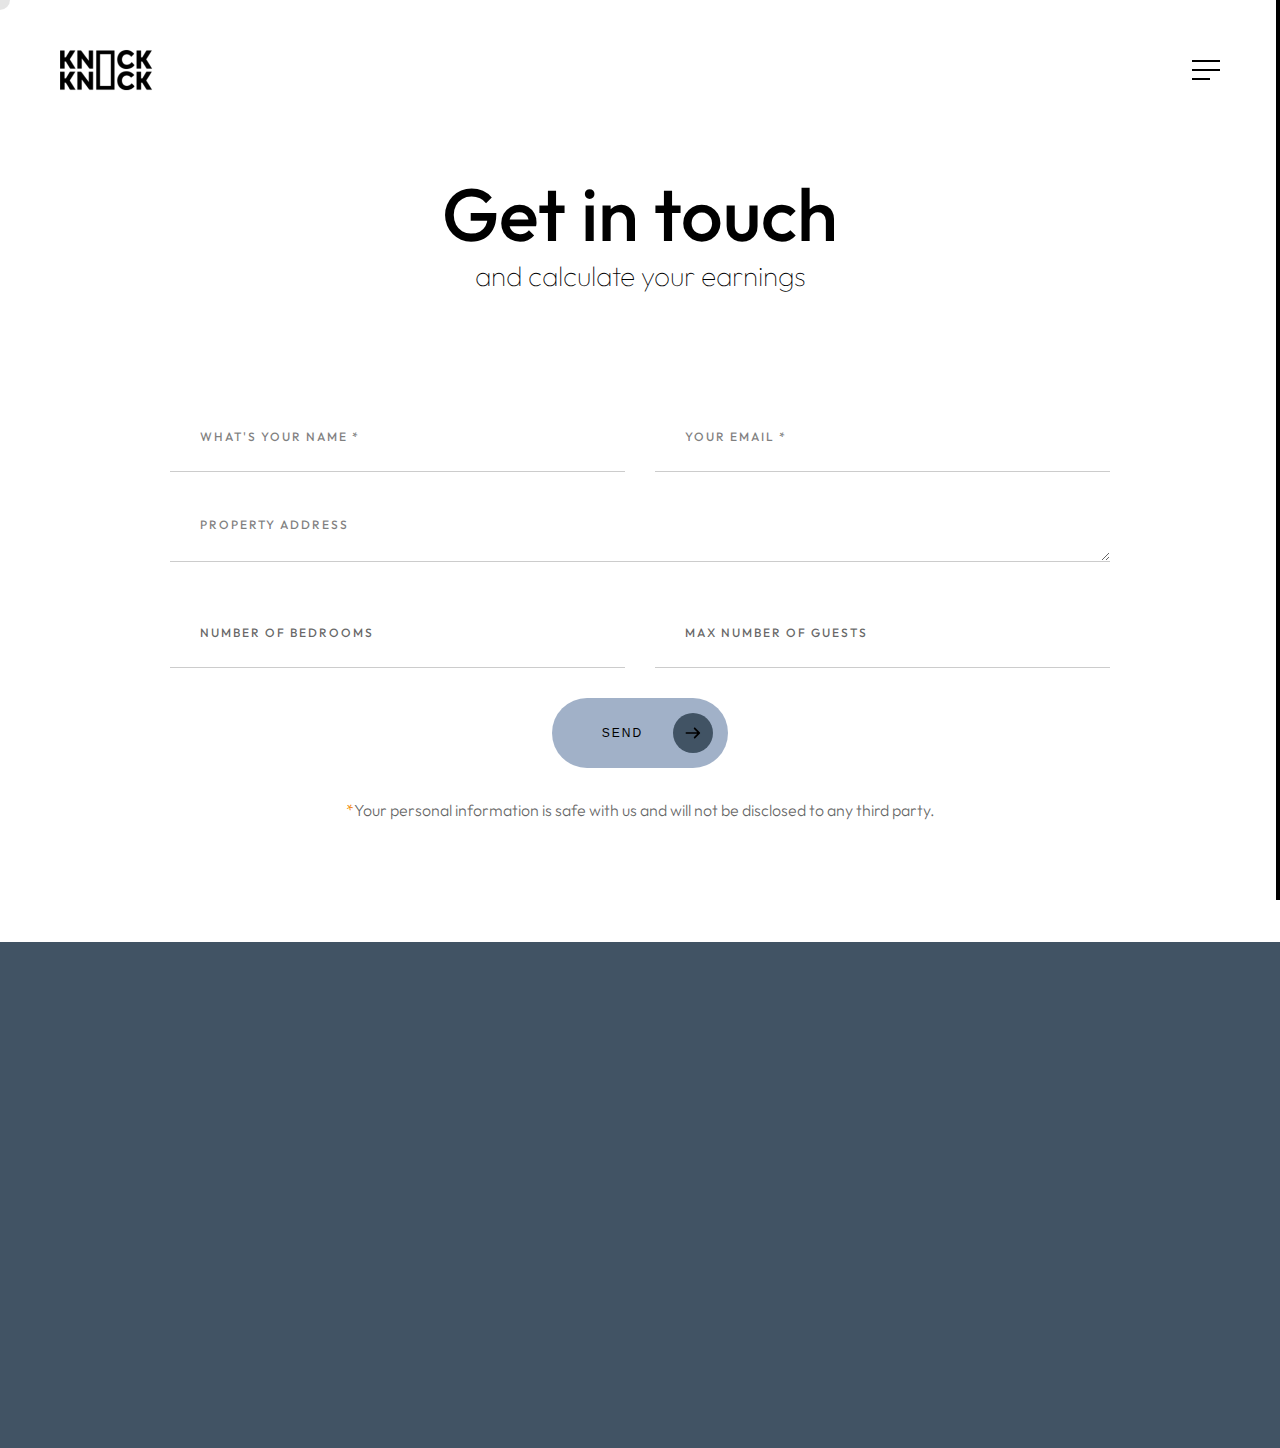
<file: contact.html>
<!DOCTYPE html>
<html lang="zxx">

<head>

    <meta charset="UTF-8">
    <meta name="viewport" content="width=device-width, initial-scale=1.0">
    <meta http-equiv="X-UA-Compatible" content="ie=edge">
        
    <!-- alternative favicon formats -->
    <link rel="icon" type="image/png" sizes="32x32" href="/img/favicon/favicon-32x32.png">
    <link rel="icon" type="image/png" sizes="16x16" href="/img/favicon/favicon-16x16.png">
    <link rel="apple-touch-icon" sizes="180x180" href="/img/favicon/apple-touch-icon.png">

    <!-- bootstrap grid css -->
    <link rel="stylesheet" href="css/plugins/bootstrap-grid.css">
    <!-- font awesome css -->
    <link rel="stylesheet" href="css/plugins/font-awesome.min.css">
    <!-- swiper css -->
    <link rel="stylesheet" href="css/plugins/swiper.min.css">
    <!-- fancybox css -->
    <link rel="stylesheet" href="css/plugins/fancybox.min.css">
    <!-- ashley scss -->
    <link rel="stylesheet" href="css/style.css">
    <!-- page name -->
    <title>Knock-Knock</title>

</head>

<body>

    <!-- wrapper -->
    <div class="mil-wrapper" id="top">

        <!-- cursor -->
        <div class="mil-ball">
            <span class="mil-icon-1">
                <svg viewBox="0 0 128 128">
                    <path d="M106.1,41.9c-1.2-1.2-3.1-1.2-4.2,0c-1.2,1.2-1.2,3.1,0,4.2L116.8,61H11.2l14.9-14.9c1.2-1.2,1.2-3.1,0-4.2	c-1.2-1.2-3.1-1.2-4.2,0l-20,20c-1.2,1.2-1.2,3.1,0,4.2l20,20c0.6,0.6,1.4,0.9,2.1,0.9s1.5-0.3,2.1-0.9c1.2-1.2,1.2-3.1,0-4.2	L11.2,67h105.5l-14.9,14.9c-1.2,1.2-1.2,3.1,0,4.2c0.6,0.6,1.4,0.9,2.1,0.9s1.5-0.3,2.1-0.9l20-20c1.2-1.2,1.2-3.1,0-4.2L106.1,41.9	z" />
                </svg>
            </span>
            <div class="mil-more-text">More</div>
            <div class="mil-choose-text">Сhoose</div>
        </div>
        <!-- cursor end -->

        <!-- scrollbar progress -->
        <div class="mil-progress-track">
            <div class="mil-progress"></div>
        </div>
        <!-- scrollbar progress end -->

           <!-- menu -->
           <div class="mil-menu-frame">
            <!-- frame clone -->
            <div class="mil-frame-top">
                <!-- <a href="home-1.html" class="mil-logo">A.</a> -->
                <img class="mil-logo" src="/img/logo/white-monogram.png">
                <div class="mil-menu-btn">
                    <span></span>
                </div>
            </div>
            <!-- frame clone end -->
            <div class="container">
                <div class="mil-menu-content">
                    <div class="row">
                        <div class="col-xl-5">

                            <nav class="mil-main-menu" id="swupMenu">
                                <ul>
                                    <li class="mil-no-children">
                                        <a href="index.html">Homepage</a>
                                      
                                    </li>
                                
                                    <!-- <li class="mil-show-children2">
                                        <a href="#.">Services</a>
                                        <ul>
                                            <li style="margin-top: 40px;"><a href="services.html">Pricing</a></li>
                                            <li><a href="service.html#process">The process</a></li>
                                            <li><a href="faqs.html">FAQs</a></li>
                                            <li><a href="portfolio.html">Property portfolio</a></li>
                                        </ul>
                                    </li> -->
                                    <!-- <li class="mil-has-children">
                                        <a href="#.">The team</a>
                                        <ul>
                                            <li><a href="#ourteam">Who we are?</a></li>
                                            <li><a href="join-us.html">Work with us</a></li>
                                        </ul>
                                    </li> -->
                                    <li class="mil-no-children">
                                        <a href="services.html">Services & FAQs</a>
                                       
                                    </li>
                                    <li class="mil-no-children">
                                        <a href="#ourteam">The team</a>
                                       
                                    </li>
                                    <li class="mil-no-children">
                                        <a href="contact.html">Get in touch</a>
                                    </li>
                                </ul>
                            </nav>

                        </div>
                        <div class="col-xl-7">

                            <div class="mil-menu-right-frame">
                                <!-- <div class="mil-animation-in">
                                    <div class="mil-animation-frame">
                                        <div class="mil-animation mil-position-1 mil-scale" data-value-1="2" data-value-2="2"></div>
                                    </div>
                                </div> -->
                                <div class="mil-menu-right">
                                    <div style="margin-top: 35px;"class="row custom-vertical-center">
                                        <!-- <div class="col-lg-8">

                                            <h6 class="mil-muted mil-mb-30">Success stories</h6>

                                            <ul class="mil-menu-list">
                                                <li><a href="project-1.html" class="mil-light-soft">San Marcos 17, Madrid</a></li>
                                                <li><a href="project-2.html" class="mil-light-soft">López Silva 2, Madrid</a></li>
                                                <li><a href="project-3.html" class="mil-light-soft">Duque de Alba 12, Madrid</a></li>
                                                <li><a href="project-4.html" class="mil-light-soft">Lexington Avenue 51st, New York</a></li>
                                              
                                                
                                            </ul>

                                        </div>  -->
                                        <div class="col-lg-12 mil-mb-60">

                                            <h6 class="mil-muted mil-mb-30">Useful links</h6>

                                            <ul class="mil-menu-list">
                                                <li><a href="privacy.html" class="mil-light-soft">Privacy Policy</a></li>
                                                <li><a href="terms.html" class="mil-light-soft">Terms and conditions</a></li>
                                                <li><a href="cookies.html" class="mil-light-soft">Cookie Policy</a></li>
                                                <li><a href="#." class="mil-light-soft">Careers</a></li>
                                            </ul>

                                        </div>
                                    </div>
                                    <div class="mil-divider mil-mb-60"></div>
                                    <!-- <div class="row justify-content-between">

                                        <div class="col-lg-4 mil-mb-60">

                                            <h6 class="mil-muted mil-mb-30">Madrid</h6>

                                            <p class="mil-light-soft mil-up">Paseo la Casttellana 71, Madrid 28022 <span class="mil-no-wrap">+34 174 705 812</span></p>

                                        </div>
                                        <div class="col-lg-4 mil-mb-60">

                                            <h6 class="mil-muted mil-mb-30">New York</h6>

                                            <p class="mil-light-soft">60 Fordham Drive, New York, NY 10040 <span class="mil-no-wrap">+1 174 705 811</span></p>

                                        </div>
                                    </div> -->
                                </div>
                            </div>

                        </div>
                    </div>
                </div>
            </div>
        </div>
        <!-- menu -->

        <!-- curtain -->
        <div class="mil-curtain"></div>
        <!-- curtain end -->

        <!-- frame -->
        <div class="mil-frame">
            <div class="mil-frame-top">
                <a href="index.html" class="logo-container">
                    <img id="logoanimate" class="mil-logo" src="/img/logo/black-logo.png" alt="Logo">
                </a>
                <div class="mil-menu-btn">
                    <span></span>
                </div>
            </div>
            <div class="mil-frame-bottom">
                <div class="mil-current-page"></div>
                <div class="mil-back-to-top">
                    <a href="#top" class="mil-link mil-dark mil-arrow-place">
                        <span>Back to top</span>
                    </a>
                </div>
            </div>
        </div>
<!-- frame end -->

        <!-- content -->
        <div class="mil-content">
            <div id="swupMain" class="mil-main-transition">

                <!-- banner -->
                <div class="mil-inner-banner mil-p-0-60">
                    <div class="mil-banner-content mil-center mil-up">
                        <div id="welcome-message" class="container">
                           
                            <h1>Get in touch</h1>
                            <h4 style="font-weight: 100; rgb(0,0,0,.6)">and calculate your earnings</h4>
                            
                        </div>
                        <div id="success-message" class="container" style='display: none;'>
                           
                            <h1>Thank you!</h1>
                            <h4 style="font-weight: 100; rgb(0,0,0,.6)">We'll get in touch with you soon.</h4>

                            <div class="ontainer mil-p-90-90 col-lg-12">
                                <div class="mil-center mil-up mil-mb-30">
                                    <a style="fill: white;" href="index.html" class="mil-button mil-arrow-place mil-arrow-back mil-btn-space">
                                        <span>Back to home</span>
                                    </a>
                                </div>
                               
                            </div>
                            
                        </div> 
                    </div>
                </div>
                <!-- banner end -->

                <!-- map -->
                <!-- <div class="mil-map-frame mil-up">
                    <div class="mil-map">
                        <iframe src="https://www.google.com/maps/embed?pb=!1m14!1m8!1m3!1d1396.5769090312324!2d-73.6519672!3d45.5673453!3m2!1i1024!2i768!4f13.1!3m3!1m2!1s0x4cc91f8abc30e0ff%3A0xfc6d9cbb49022e9c!2sManoir%20Saint-Joseph!5e0!3m2!1sen!2sua!4v1685485811069!5m2!1sen!2sua" style="border:0;" allowfullscreen="" loading="lazy" referrerpolicy="no-referrer-when-downgrade"></iframe>
                    </div>
                </div> -->
                <!-- map end -->

               <!-- contact form -->
               
               <section id="contact">
                <div id="form-container">
                <div class="container mil-p-90-90">
                    <!-- <form class="row align-items-center" id="contact-form" method="POST"> -->
                    <form class="row align-items-center" id="contact-form">
                        <div class="col-lg-6 mil-up">
                            <input name="name" type="text" placeholder="What's your name *">
                        </div>
                        <div class="col-lg-6 mil-up">
                            <input name="email" type="email" placeholder="Your Email *">
                        </div>
                        <div class="col-lg-12 mil-up">
                            <textarea name="message" placeholder="Property address"></textarea>
                        </div>
                        <div class="col-lg-6 select-container mil-up">
                            <select name="bedrooms" class="styled-select">
                                <option value="" disabled selected>Number of bedrooms</option>
                                <option value="1">1</option>
                                <option value="2">2</option>
                                <option value="3">+3</option>
                            </select>
                        </div>
                        <div class="col-lg-6 select-container mil-up">
                            <select name="guests" class="styled-select">
                                <option value="" disabled selected>Max number of guests</option>
                                <option value="1">1</option>
                                <option value="2">2</option>
                                <option value="3">3</option>
                                <option value="4">4</option>
                                <option value="5">+5</option>
                            </select>
                        </div>
                        <div class="col-lg-12">
                            <div class="mil-center mil-up mil-mb-30">
                                <button type="submit" class="mil-button mil-arrow-place">
                                    <span>Send</span>
                                </button>
                            </div>
                            <div class="col-lg-12">
                                <p class="mil-up mil-center mil-mb-30"><span class="mil-accent">*</span>Your personal information is safe with us and will not be disclosed to any third party.</p>
                            </div>
                        </div>
                    </form>
                </div>
            </div>
            </section>
            
    


          <!-- footer -->
          <footer class="mil-darkblue-bg">
            <!-- <div class="mi-invert-fix"> -->
                <div class="container mil-p-120-60">
                    <div class="row justify-content-between">
                        <div class="col-md-4 col-lg-4 mil-mb-60">

                            <div class="mil-muted mil-logo mil-up mil-mb-30">
                                <img style="max-height: 60px;" src="/img/logo/white-logo.png">

                            </div>

                            <p class="mil-light-soft mil-up mil-mb-30">Let’s meet for coffee and talk things over!<br>Leave us your email and we’ll contact you to schedule. No spam, we promise.</p>

                            <form id="footer-form" class="mil-subscribe-form mil-up">
                                <input type="text" name="footer-email" placeholder="What's your email?">
                                <button type="submit" class="mil-button mil-icon-button-sm mil-arrow-place"></button>
                            </form>

                        </div>
                        <div class="col-md-7 col-lg-6">
                            <div class="row justify-content-end">
                                <div class="col-md-6 col-lg-7">

                                    <nav class="mil-footer-menu mil-mb-60">
                                        <ul>
                                            <li class="mil-up mil-active">
                                                <a href="#">Home</a>
                                            </li>
                                            <li class="mil-up">
                                                <a href="services.html">Services & FAQs</a>
                                            </li>
                                            <li class="mil-up">
                                                <a href="https://knock-temp.s3.eu-central-1.amazonaws.com/index.html#ourteam">The team</a>
                                            </li>
                                            <li class="mil-up">
                                                <a href="contact.html">Get in touch</a>
                                            </li>
                                        
                                        </ul>
                                    </nav>

                                </div>
                                <div class="col-md-6 col-lg-5">

                                    <ul class="mil-menu-list mil-up mil-mb-60">
                                        <li><a href="privacy.html" class="mil-light-soft">Privacy Policy</a></li>
                                        <li><a href="terms.html" class="mil-light-soft">Terms and conditions</a></li>
                                        <li><a href="cookies.html" class="mil-light-soft">Cookie Policy</a></li>
                                        <li><a href="join-us.html" class="mil-light-soft">Careers</a></li>
                                    </ul>

                                </div>
                            </div>
                        </div>
                    </div>

                </div>
            <!-- </div> Cierre del invert -->
        </footer>
        <!-- footer end -->
                <!-- hidden elements -->
                <div class="mil-hidden-elements">
                   

                    <svg xmlns="http://www.w3.org/2000/svg" viewBox="0 0 24 24" class="mil-arrow">
                        <path d="M 14 5.3417969 C 13.744125 5.3417969 13.487969 5.4412187 13.292969 5.6367188 L 13.207031 5.7226562 C 12.816031 6.1136563 12.816031 6.7467188 13.207031 7.1367188 L 17.070312 11 L 4 11 C 3.448 11 3 11.448 3 12 C 3 12.552 3.448 13 4 13 L 17.070312 13 L 13.207031 16.863281 C 12.816031 17.254281 12.816031 17.887344 13.207031 18.277344 L 13.292969 18.363281 C 13.683969 18.754281 14.317031 18.754281 14.707031 18.363281 L 20.363281 12.707031 C 20.754281 12.316031 20.754281 11.682969 20.363281 11.292969 L 14.707031 5.6367188 C 14.511531 5.4412187 14.255875 5.3417969 14 5.3417969 z" />
                    </svg>

                 
                </div>
                <!-- hidden elements end -->

            </div>
        </div>
        <!-- content -->
    </div>
    <!-- wrapper end -->

    <!-- jQuery js -->
    <script src="js/plugins/jquery.min.js"></script>
    <!-- swup js -->
    <script src="js/plugins/swup.min.js"></script>
    <!-- swiper js -->
    <script src="js/plugins/swiper.min.js"></script>
    <!-- fancybox js -->
    <script src="js/plugins/fancybox.min.js"></script>
    <!-- gsap js -->
    <script src="js/plugins/gsap.min.js"></script>
    <!-- scroll smoother -->
    <script src="js/plugins/smooth-scroll.js"></script>
    <!-- scroll trigger js -->
    <script src="js/plugins/ScrollTrigger.min.js"></script>
    <!-- scroll to js -->
    <script src="js/plugins/ScrollTo.min.js"></script>
    <!-- ashley js -->
    <script src="js/main.js"></script>
    <!-- asteriscos -->
    <!-- JavaScript to add placeholders with asterisks -->
<script>
    document.addEventListener("DOMContentLoaded", function() {
        const requiredFields = [
            { selector: 'input[name="name"]', placeholder: "What's your name" },
            { selector: 'input[name="email"]', placeholder: "Your Email" }
        ];

        requiredFields.forEach(field => {
            const inputElement = document.querySelector(field.selector);
            if (inputElement) {
                inputElement.setAttribute('placeholder', field.placeholder + " *");
                inputElement.classList.add('required');
            }
        });
    });
</script>


</body>

</html>
</file>
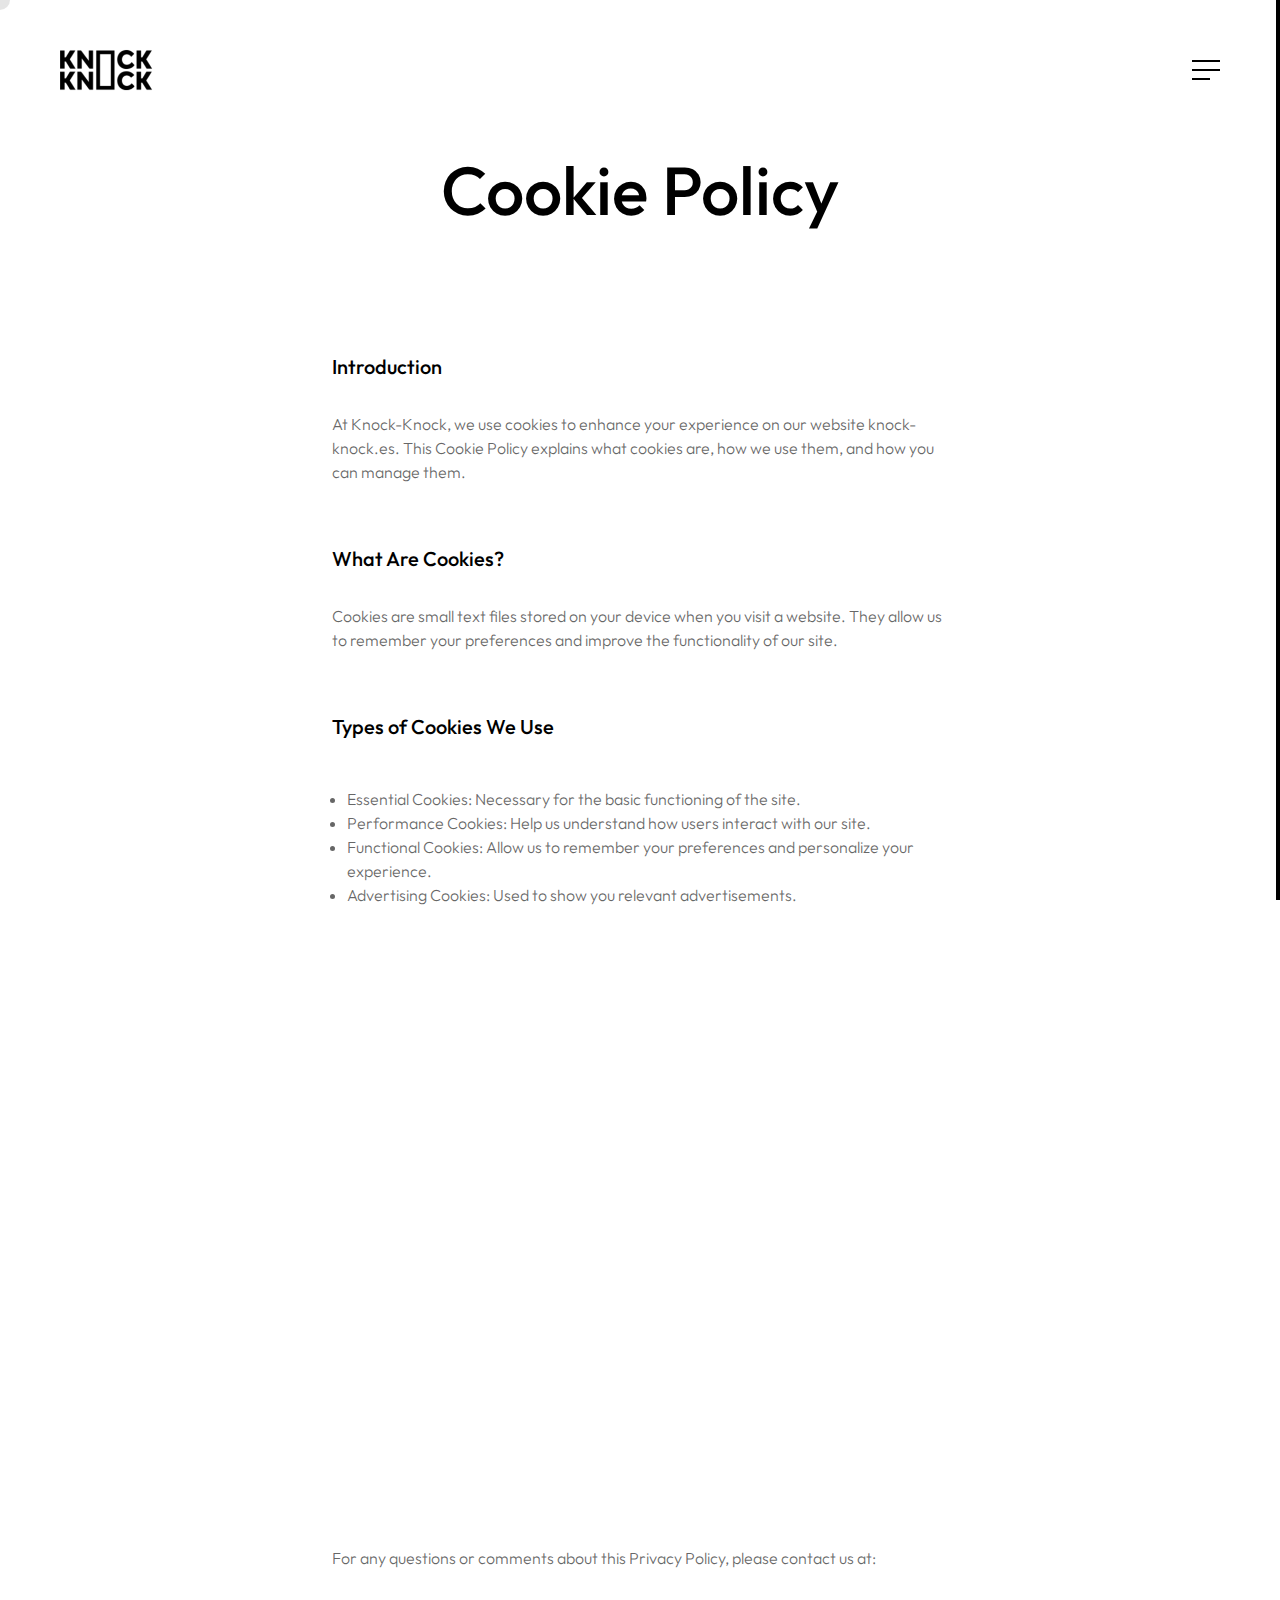
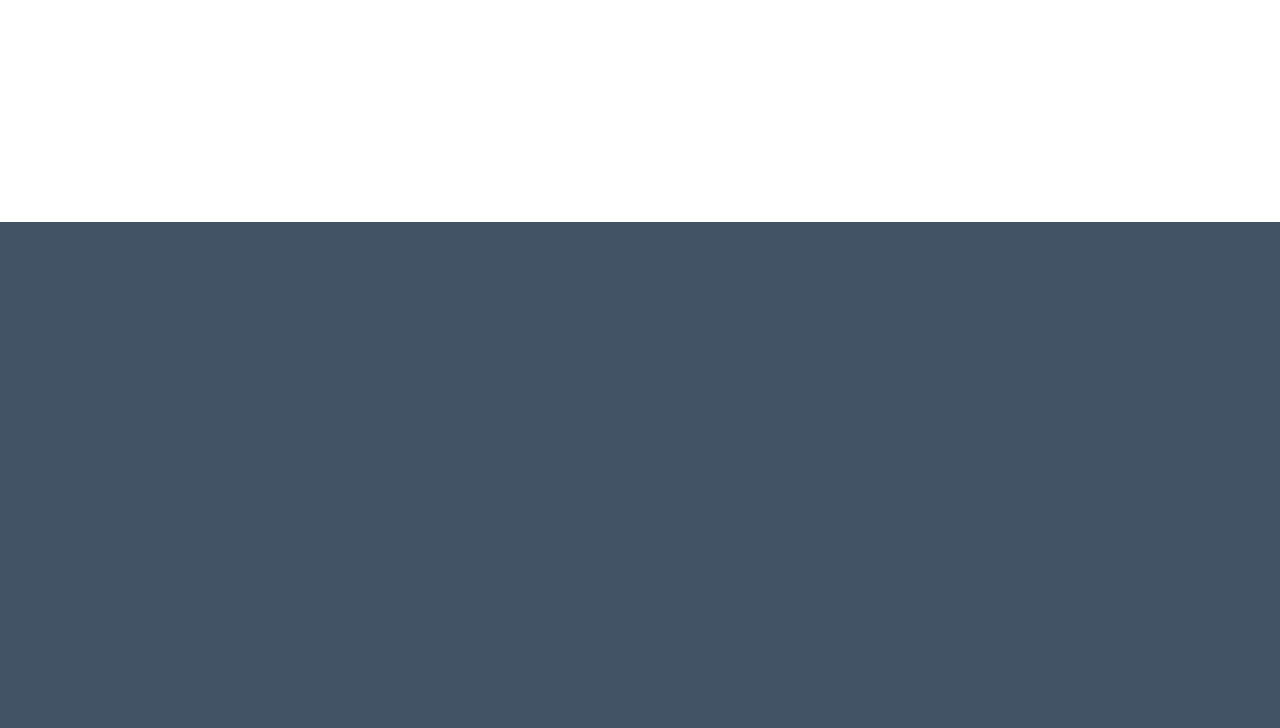
<file: cookies.html>
<!DOCTYPE html>
<html lang="zxx">

<head>

    <meta charset="UTF-8">
    <meta name="viewport" content="width=device-width, initial-scale=1.0">
    <meta http-equiv="X-UA-Compatible" content="ie=edge">

    <!-- bootstrap grid css -->
    <link rel="stylesheet" href="css/plugins/bootstrap-grid.css">
    <!-- font awesome css -->
    <link rel="stylesheet" href="css/plugins/font-awesome.min.css">
    <!-- swiper css -->
    <link rel="stylesheet" href="css/plugins/swiper.min.css">
    <!-- fancybox css -->
    <link rel="stylesheet" href="css/plugins/fancybox.min.css">
    <!-- ashley scss -->
    <link rel="stylesheet" href="css/style.css">
    <!-- page name -->
    <title>Cookie Policy</title>

</head>

<body>

    <!-- wrapper -->
    <div class="mil-wrapper" id="top">

        <!-- cursor -->
        <div class="mil-ball">
            <span class="mil-icon-1">
                <svg viewBox="0 0 128 128">
                    <path d="M106.1,41.9c-1.2-1.2-3.1-1.2-4.2,0c-1.2,1.2-1.2,3.1,0,4.2L116.8,61H11.2l14.9-14.9c1.2-1.2,1.2-3.1,0-4.2	c-1.2-1.2-3.1-1.2-4.2,0l-20,20c-1.2,1.2-1.2,3.1,0,4.2l20,20c0.6,0.6,1.4,0.9,2.1,0.9s1.5-0.3,2.1-0.9c1.2-1.2,1.2-3.1,0-4.2	L11.2,67h105.5l-14.9,14.9c-1.2,1.2-1.2,3.1,0,4.2c0.6,0.6,1.4,0.9,2.1,0.9s1.5-0.3,2.1-0.9l20-20c1.2-1.2,1.2-3.1,0-4.2L106.1,41.9	z" />
                </svg>
            </span>
            <div class="mil-more-text">More</div>
            <div class="mil-choose-text">Сhoose</div>
        </div>
        <!-- cursor end -->

        <!-- preloader -->
        <!-- <div class="mil-preloader">
            <div class="mil-preloader-animation">
                <div class="mil-pos-abs mil-animation-1">
                    <p class="mil-h3 mil-muted mil-thin">Pioneering</p>
                    <p class="mil-h3 mil-muted">Creative</p>
                    <p class="mil-h3 mil-muted mil-thin">Excellence</p>
                </div>
                <div class="mil-pos-abs mil-animation-2">
                    <div class="mil-reveal-frame">
                        <p class="mil-reveal-box"></p>
                        <p class="mil-h3 mil-muted mil-thin">ashley.com</p>
                    </div>
                </div>
            </div>
        </div> -->
        <!-- preloader end -->

        <!-- scrollbar progress -->
        <div class="mil-progress-track">
            <div class="mil-progress"></div>
        </div>
        <!-- scrollbar progress end -->

        <!-- menu -->
        <div class="mil-menu-frame">
            <!-- frame clone -->
            <div class="mil-frame-top">
                <!-- <a href="home-1.html" class="mil-logo">A.</a> -->
                <img class="mil-logo" src="/img/logo/white-monogram.png">
                <div class="mil-menu-btn">
                    <span></span>
                </div>
            </div>
            <!-- frame clone end -->
            <div class="container">
                <div class="mil-menu-content">
                    <div class="row">
                        <div class="col-xl-5">

                            <nav class="mil-main-menu" id="swupMenu">
                                <ul>
                                    <li class="mil-no-children">
                                        <a href="index.html">Homepage</a>
                                      
                                    </li>
                                
                                    <!-- <li class="mil-show-children2">
                                        <a href="#.">Services</a>
                                        <ul>
                                            <li style="margin-top: 40px;"><a href="services.html">Pricing</a></li>
                                            <li><a href="service.html#process">The process</a></li>
                                            <li><a href="faqs.html">FAQs</a></li>
                                            <li><a href="portfolio.html">Property portfolio</a></li>
                                        </ul>
                                    </li> -->
                                    <!-- <li class="mil-has-children">
                                        <a href="#.">The team</a>
                                        <ul>
                                            <li><a href="#ourteam">Who we are?</a></li>
                                            <li><a href="join-us.html">Work with us</a></li>
                                        </ul>
                                    </li> -->
                                    <li class="mil-no-children">
                                        <a href="#ourteam">The team</a>
                                       
                                    </li>
                                    <li class="mil-no-children">
                                        <a href="contact.html">Get in touch</a>
                                    </li>
                                </ul>
                            </nav>

                        </div>
                        <div class="col-xl-7">

                            <div class="mil-menu-right-frame">
                                <!-- <div class="mil-animation-in">
                                    <div class="mil-animation-frame">
                                        <div class="mil-animation mil-position-1 mil-scale" data-value-1="2" data-value-2="2"></div>
                                    </div>
                                </div> -->
                                <div class="mil-menu-right">
                                    <div style="margin-top: 35px;"class="row custom-vertical-center">
                                        <!-- <div class="col-lg-8">

                                            <h6 class="mil-muted mil-mb-30">Success stories</h6>

                                            <ul class="mil-menu-list">
                                                <li><a href="project-1.html" class="mil-light-soft">San Marcos 17, Madrid</a></li>
                                                <li><a href="project-2.html" class="mil-light-soft">López Silva 2, Madrid</a></li>
                                                <li><a href="project-3.html" class="mil-light-soft">Duque de Alba 12, Madrid</a></li>
                                                <li><a href="project-4.html" class="mil-light-soft">Lexington Avenue 51st, New York</a></li>
                                              
                                                
                                            </ul>

                                        </div>  -->
                                        <div class="col-lg-12 mil-mb-60">

                                            <h6 class="mil-muted mil-mb-30">Useful links</h6>

                                            <ul class="mil-menu-list">
                                                <li><a href="privacy.html" class="mil-light-soft">Privacy Policy</a></li>
                                                <li><a href="terms.html" class="mil-light-soft">Terms and conditions</a></li>
                                                <li><a href="cookies.html" class="mil-light-soft">Cookie Policy</a></li>
                                                <li><a href="#." class="mil-light-soft">Careers</a></li>
                                            </ul>

                                        </div>
                                    </div>
                                    <div class="mil-divider mil-mb-60"></div>
                                    <!-- <div class="row justify-content-between">

                                        <div class="col-lg-4 mil-mb-60">

                                            <h6 class="mil-muted mil-mb-30">Madrid</h6>

                                            <p class="mil-light-soft mil-up">Paseo la Casttellana 71, Madrid 28022 <span class="mil-no-wrap">+34 174 705 812</span></p>

                                        </div>
                                        <div class="col-lg-4 mil-mb-60">

                                            <h6 class="mil-muted mil-mb-30">New York</h6>

                                            <p class="mil-light-soft">60 Fordham Drive, New York, NY 10040 <span class="mil-no-wrap">+1 174 705 811</span></p>

                                        </div>
                                    </div> -->
                                </div>
                            </div>

                        </div>
                    </div>
                </div>
            </div>
        </div>
        <!-- menu -->

        <!-- curtain -->
        <div class="mil-curtain"></div>
        <!-- curtain end -->

      <!-- frame -->
      <div class="mil-frame">
        <div class="mil-frame-top">
            <a href="index.html" class="logo-container">
                <img id="logoanimate" class="mil-logo" src="/img/logo/black-logo.png" alt="Logo">
            </a>
            <div class="mil-menu-btn">
                <span></span>
            </div>
        </div>
        <div class="mil-frame-bottom">
            <div class="mil-current-page"></div>
            <div class="mil-back-to-top">
                <a href="#top" class="mil-link mil-dark mil-arrow-place">
                    <span>Back to top</span>
                </a>
            </div>
        </div>
    </div>
<!-- frame end -->

        <!-- content -->
        <div class="mil-content">
            <div id="swupMain" class="mil-main-transition">

                <!-- banner -->
                <div class="mil-inner-banner">
                    <div class="mil-banner-content mil-center mil-up">
                        <div class="container">
                            <!-- <ul class="mil-breadcrumbs mil-center mil-mb-60">
                                <li><a href="home-1.html">Homepage</a></li>
                                <li><a href="blog.html">Blog</a></li>
                                <li><a href="blog.html">Publication</a></li>
                            </ul> -->
                            <h2>Cookie Policy</span></h2>
                        </div>
                    </div>
                </div>
                <!-- banner end -->

                <!-- publication -->
                <section id="blog">
                    <div class="container mil-p-120-90">
                        <div class="row justify-content-center">
                          
                            <div class="col-lg-8">

                                
                                <h5 class="mil-up mil-mb-30">Introduction</h5>
                                <p class="mil-up mil-mb-60">At Knock-Knock, we use cookies to enhance your experience on our website knock-knock.es. This Cookie Policy explains what cookies are, how we use them, and how you can manage them.</p>

                                <h5 class="mil-up mil-mb-30">What Are Cookies?</h5>
                                <p class="mil-up mil-mb-60">Cookies are small text files stored on your device when you visit a website. They allow us to remember your preferences and improve the functionality of our site.

                                </p>

                                <h5 class="mil-up mil-mb-30">Types of Cookies We Use</h5>
                                <p>

                                    <ul style="padding: 15px;" class="mil-up mil-mb-60">
                                        <li>Essential Cookies: Necessary for the basic functioning of the site.</li>
                                        <li>Performance Cookies: Help us understand how users interact with our site.</li>
                                        <li>Functional Cookies: Allow us to remember your preferences and personalize your experience.</li>
                                        <li>Advertising Cookies: Used to show you relevant advertisements.</li>
                                       
                                    </ul>
                                </p>

                                <h5 class="mil-up mil-mb-30">Managing Cookies</h5>
                                <p class="mil-up mil-mb-60">You can manage or disable cookies through your browser settings. However, disabling cookies may affect the functionality of our website.</p>

                                <h5 class="mil-up mil-mb-30">Changes to This Policy</h5>
                                <p class="mil-up mil-mb-60">You have the right to access, correct, delete, or restrict the use of your personal information. To exercise these rights, please contact us at info@knock-knock.es.</p>


                                <h5 class="mil-up mil-mb-30">Changes to This Policy</h5>
                                <p class="mil-up mil-mb-60">We may update this Cookie Policy occasionally. We will notify you of any changes by posting the new policy on our website.</p>

                                <h5 class="mil-up mil-mb-30">Contact</h5>
                                <p>For any questions or comments about this Privacy Policy, please contact us at:

                                    <ul style="padding: 15px;" class="mil-up mil-mb-60">
                                        <li>Diligente RE Management SL</li>
                                        <li>Paseo de la Castellana, 150, 4 dcha, 28046, Madrid</li>
                                        <li>info@knock-knock.es</li>
                                       
                                    </ul>
                                </p>


                                
                            </div>
                        </div>
                    </div>
                </section>
                <!-- publication end -->

             

                 <!-- footer -->
                <footer class="mil-darkblue-bg">
                    <!-- <div class="mi-invert-fix"> -->
                        <div class="container mil-p-120-60">
                            <div class="row justify-content-between">
                                <div class="col-md-4 col-lg-4 mil-mb-60">

                                    <div class="mil-muted mil-logo mil-up mil-mb-30">
                                        <img style="max-height: 60px;" src="/img/logo/white-logo.png">

                                    </div>

                                    <p class="mil-light-soft mil-up mil-mb-30">Let’s meet for coffee and talk things over!<br>Leave us your email and we’ll contact you to schedule. No spam, we promise.</p>

                                    <form class="mil-subscribe-form mil-up">
                                        <input type="text" placeholder="What’s your email?">
                                        <button type="submit" class="mil-button mil-icon-button-sm mil-arrow-place"></button>
                                    </form>

                                </div>
                                <div class="col-md-7 col-lg-6">
                                    <div class="row justify-content-end">
                                        <div class="col-md-6 col-lg-7">

                                            <nav class="mil-footer-menu mil-mb-60">
                                                <ul>
                                                    <li class="mil-up mil-active">
                                                        <a href="#">Home</a>
                                                    </li>
                                                    <!-- <li class="mil-up">
                                                        <a href="services.html">Services</a>
                                                    </li> -->
                                                    <li class="mil-up">
                                                        <a href="https://knock-temp.s3.eu-central-1.amazonaws.com/index.html#ourteam">The team</a>
                                                    </li>
                                                    <li class="mil-up">
                                                        <a href="contact.html">Get in touch</a>
                                                    </li>
                                                
                                                </ul>
                                            </nav>

                                        </div>
                                        <div class="col-md-6 col-lg-5">

                                            <ul class="mil-menu-list mil-up mil-mb-60">
                                                <li><a href="privacy.html" class="mil-light-soft">Privacy Policy</a></li>
                                                <li><a href="terms.html" class="mil-light-soft">Terms and conditions</a></li>
                                                <li><a href="cookies.html" class="mil-light-soft">Cookie Policy</a></li>
                                                <li><a href="join-us.html" class="mil-light-soft">Careers</a></li>
                                            </ul>

                                        </div>
                                    </div>
                                </div>
                            </div>

                            <!-- <div class="row justify-content-between flex-sm-row-reverse">
                                <div class="col-md-7 col-lg-6">

                                    <div class="row justify-content-between">

                                        <div class="col-md-6 col-lg-5 mil-mb-60">

                                            <h6 class="mil-muted mil-up mil-mb-30">Madrid</h6>

                                            <p class="mil-light-soft mil-up">Paseo la Castellana 71, Madrid 28022 <span class="mil-no-wrap">+34 174 705 812</span></p>

                                        </div>
                                        <div class="col-md-6 col-lg-5 mil-mb-60">

                                            <h6 class="mil-muted mil-up mil-mb-30">New York</h6>

                                            <p class="mil-light-soft mil-up">60 Fordham Drive, New York, NY 10040 <span class="mil-no-wrap">+1 174 705 811</span></p>

                                        </div>
                                    </div>

                                </div>
                                <div class="col-md-4 col-lg-6 mil-mb-60">

                                    <div class="mil-vert-between">
                                        <div class="mil-mb-30">
                                            <ul class="mil-social-icons mil-up">
                                                <li><a href="#." target="_blank" class="social-icon"> <i class="far fa-circle"></i></a></li>
                                                <li><a href="#." target="_blank" class="social-icon"> <i class="far fa-circle"></i></a></li>
                                                <li><a href="#." target="_blank" class="social-icon"> <i class="far fa-circle"></i></a></li>
                                                <li><a href="#." target="_blank" class="social-icon"> <i class="far fa-circle"></i></a></li>
                                            </ul>
                                        </div>
                                        <p class="mil-light-soft mil-up">© Copyright 2024 - All Rights Reserved.</p>
                                    </div>

                                </div>
                            </div> -->
                        </div>
                    <!-- </div> Cierre del invert -->
                </footer>
                <!-- footer end -->

                <!-- hidden elements -->
                <div class="mil-hidden-elements">
                    <div class="mil-dodecahedron">
                        <div class="mil-pentagon">
                            <div></div>
                            <div></div>
                            <div></div>
                            <div></div>
                            <div></div>
                        </div>
                        <div class="mil-pentagon">
                            <div></div>
                            <div></div>
                            <div></div>
                            <div></div>
                            <div></div>
                        </div>
                        <div class="mil-pentagon">
                            <div></div>
                            <div></div>
                            <div></div>
                            <div></div>
                            <div></div>
                        </div>
                        <div class="mil-pentagon">
                            <div></div>
                            <div></div>
                            <div></div>
                            <div></div>
                            <div></div>
                        </div>
                        <div class="mil-pentagon">
                            <div></div>
                            <div></div>
                            <div></div>
                            <div></div>
                            <div></div>
                        </div>
                        <div class="mil-pentagon">
                            <div></div>
                            <div></div>
                            <div></div>
                            <div></div>
                            <div></div>
                        </div>
                        <div class="mil-pentagon">
                            <div></div>
                            <div></div>
                            <div></div>
                            <div></div>
                            <div></div>
                        </div>
                        <div class="mil-pentagon">
                            <div></div>
                            <div></div>
                            <div></div>
                            <div></div>
                            <div></div>
                        </div>
                        <div class="mil-pentagon">
                            <div></div>
                            <div></div>
                            <div></div>
                            <div></div>
                            <div></div>
                        </div>
                        <div class="mil-pentagon">
                            <div></div>
                            <div></div>
                            <div></div>
                            <div></div>
                            <div></div>
                        </div>
                        <div class="mil-pentagon">
                            <div></div>
                            <div></div>
                            <div></div>
                            <div></div>
                            <div></div>
                        </div>
                        <div class="mil-pentagon">
                            <div></div>
                            <div></div>
                            <div></div>
                            <div></div>
                            <div></div>
                        </div>
                    </div>

                    <svg xmlns="http://www.w3.org/2000/svg" viewBox="0 0 24 24" class="mil-arrow">
                        <path d="M 14 5.3417969 C 13.744125 5.3417969 13.487969 5.4412187 13.292969 5.6367188 L 13.207031 5.7226562 C 12.816031 6.1136563 12.816031 6.7467188 13.207031 7.1367188 L 17.070312 11 L 4 11 C 3.448 11 3 11.448 3 12 C 3 12.552 3.448 13 4 13 L 17.070312 13 L 13.207031 16.863281 C 12.816031 17.254281 12.816031 17.887344 13.207031 18.277344 L 13.292969 18.363281 C 13.683969 18.754281 14.317031 18.754281 14.707031 18.363281 L 20.363281 12.707031 C 20.754281 12.316031 20.754281 11.682969 20.363281 11.292969 L 14.707031 5.6367188 C 14.511531 5.4412187 14.255875 5.3417969 14 5.3417969 z" />
                    </svg>

                    <svg width="250" viewBox="0 0 300 1404" fill="none" xmlns="http://www.w3.org/2000/svg" class="mil-lines">
                        <path fill-rule="evenodd" clip-rule="evenodd" d="M1 892L1 941H299V892C299 809.71 232.29 743 150 743C67.7096 743 1 809.71 1 892ZM0 942H300V892C300 809.157 232.843 742 150 742C67.1573 742 0 809.157 0 892L0 942Z" class="mil-move" />
                        <path fill-rule="evenodd" clip-rule="evenodd" d="M299 146V97L1 97V146C1 228.29 67.7096 295 150 295C232.29 295 299 228.29 299 146ZM300 96L0 96V146C0 228.843 67.1573 296 150 296C232.843 296 300 228.843 300 146V96Z" class="mil-move" />
                        <path fill-rule="evenodd" clip-rule="evenodd" d="M299 1H1V1403H299V1ZM0 0V1404H300V0H0Z" />
                        <path fill-rule="evenodd" clip-rule="evenodd" d="M150 -4.37115e-08L150 1404L149 1404L149 0L150 -4.37115e-08Z" />
                        <path fill-rule="evenodd" clip-rule="evenodd" d="M150 1324C232.29 1324 299 1257.29 299 1175C299 1092.71 232.29 1026 150 1026C67.7096 1026 1 1092.71 1 1175C1 1257.29 67.7096 1324 150 1324ZM150 1325C232.843 1325 300 1257.84 300 1175C300 1092.16 232.843 1025 150 1025C67.1573 1025 0 1092.16 0 1175C0 1257.84 67.1573 1325 150 1325Z" class="mil-move" />
                        <path fill-rule="evenodd" clip-rule="evenodd" d="M300 1175H0V1174H300V1175Z" class="mil-move" />
                        <path fill-rule="evenodd" clip-rule="evenodd" d="M150 678C232.29 678 299 611.29 299 529C299 446.71 232.29 380 150 380C67.7096 380 1 446.71 1 529C1 611.29 67.7096 678 150 678ZM150 679C232.843 679 300 611.843 300 529C300 446.157 232.843 379 150 379C67.1573 379 0 446.157 0 529C0 611.843 67.1573 679 150 679Z" class="mil-move" />
                        <path fill-rule="evenodd" clip-rule="evenodd" d="M299 380H1V678H299V380ZM0 379V679H300V379H0Z" class="mil-move" />
                    </svg>
                </div>
                <!-- hidden elements end -->

            </div>
        </div>
        <!-- content -->
    </div>
    <!-- wrapper end -->

    <!-- jQuery js -->
    <script src="js/plugins/jquery.min.js"></script>
    <!-- swup js -->
    <script src="js/plugins/swup.min.js"></script>
    <!-- swiper js -->
    <script src="js/plugins/swiper.min.js"></script>
    <!-- fancybox js -->
    <script src="js/plugins/fancybox.min.js"></script>
    <!-- gsap js -->
    <script src="js/plugins/gsap.min.js"></script>
    <!-- scroll smoother -->
    <script src="js/plugins/smooth-scroll.js"></script>
    <!-- scroll trigger js -->
    <script src="js/plugins/ScrollTrigger.min.js"></script>
    <!-- scroll to js -->
    <script src="js/plugins/ScrollTo.min.js"></script>
    <!-- ashley js -->
    <script src="js/main.js"></script>

</body>

</html>
</file>
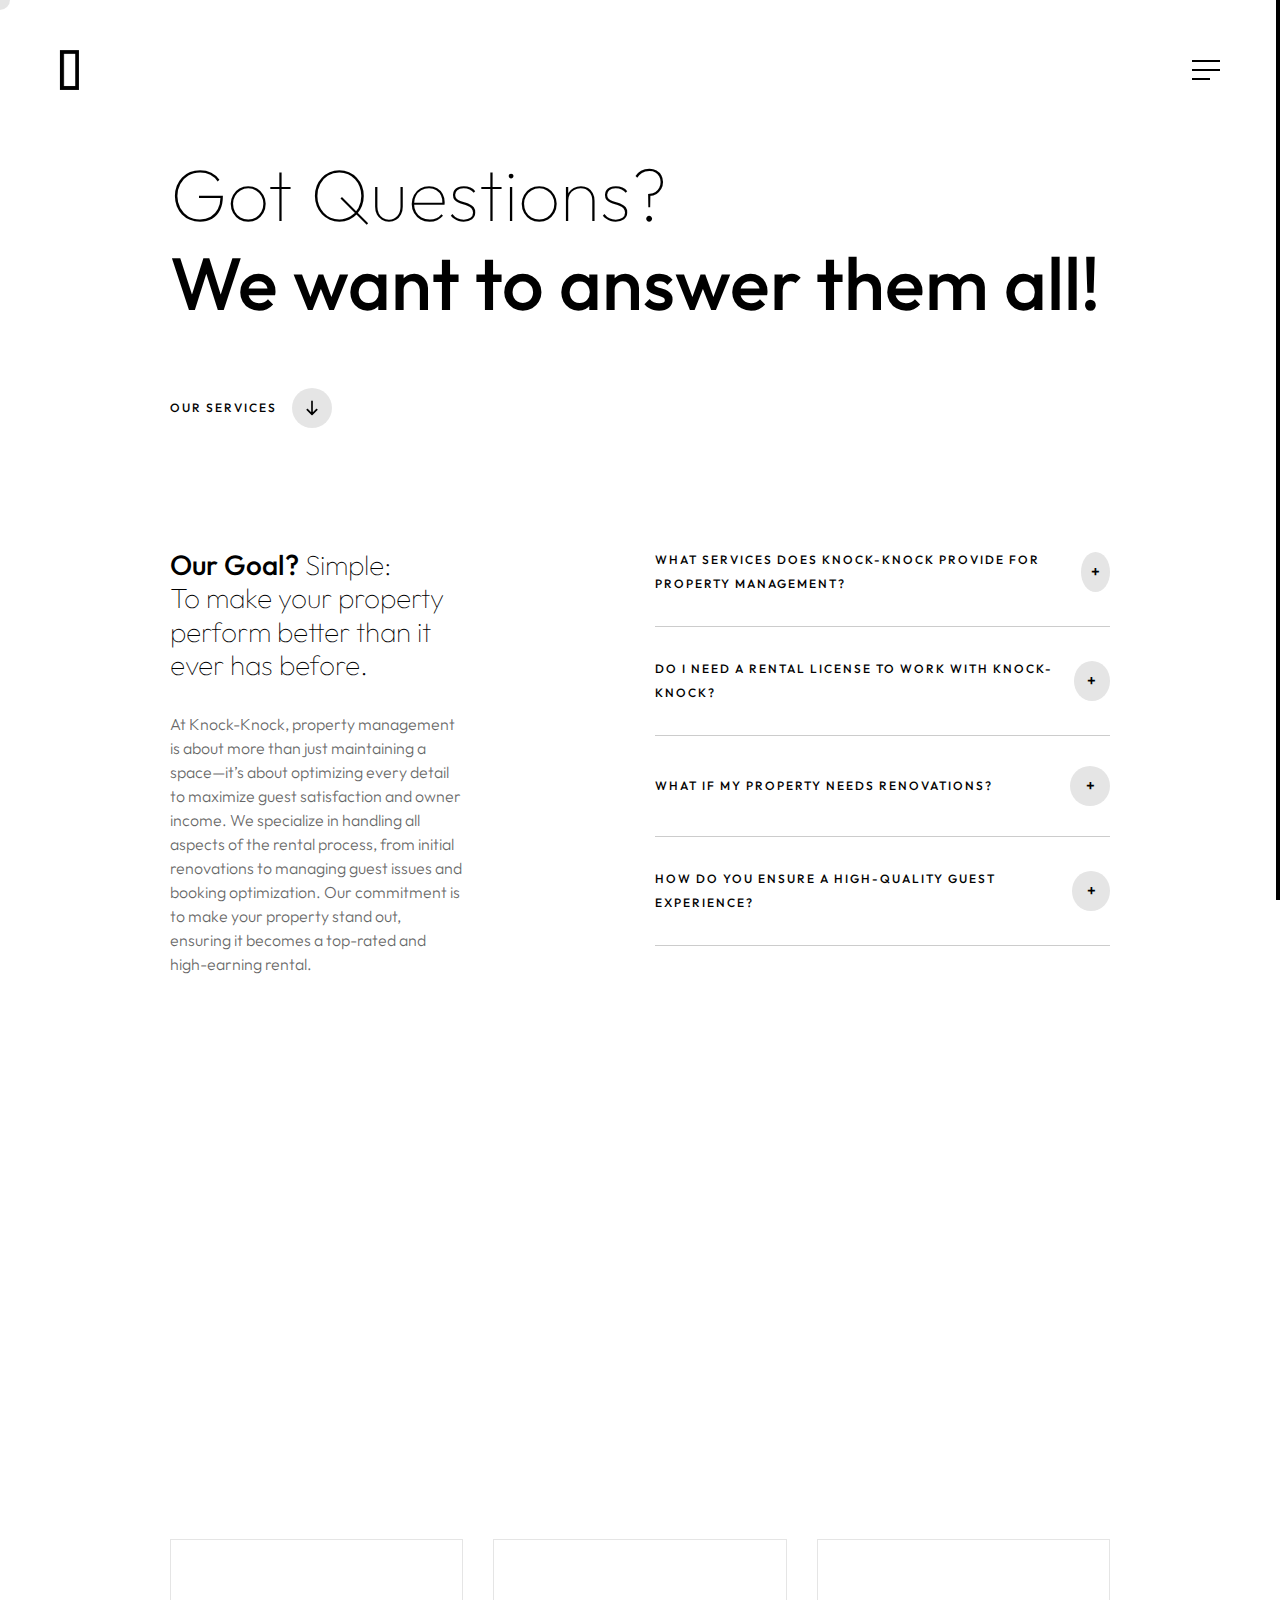
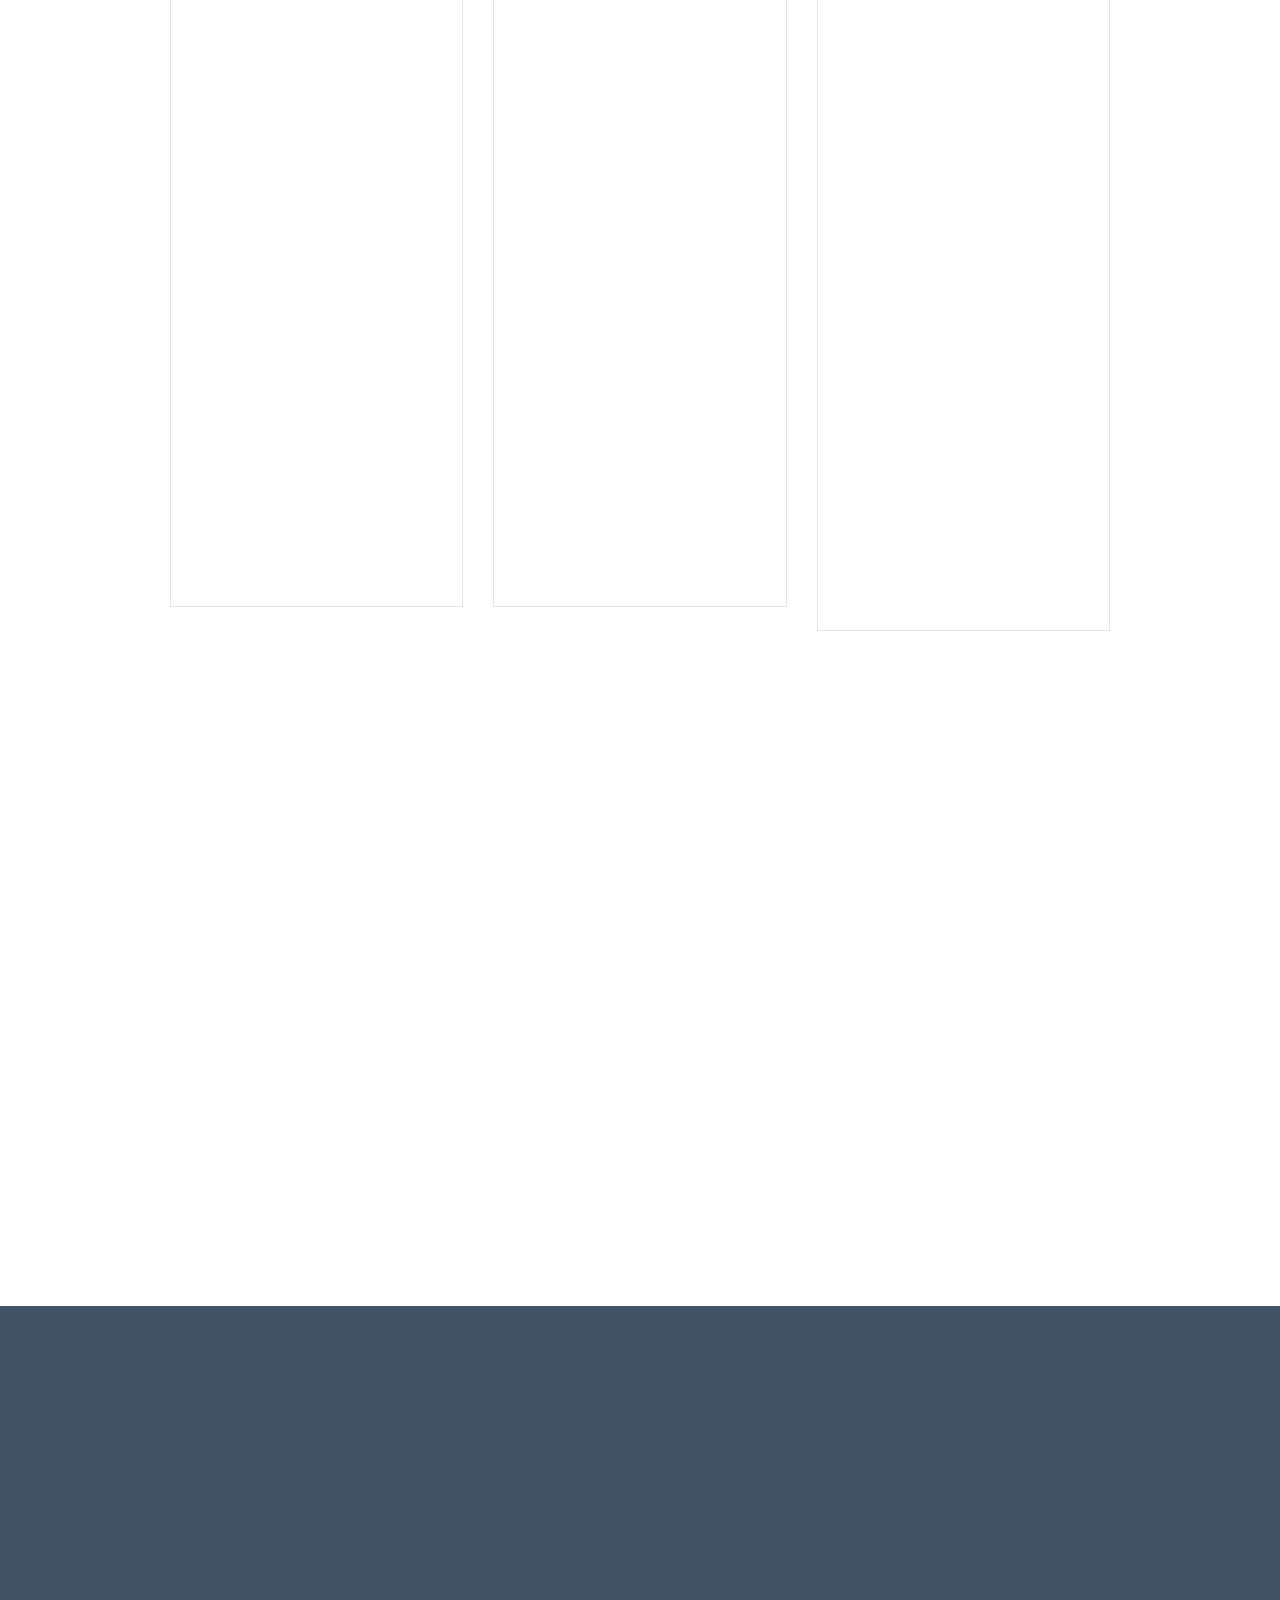
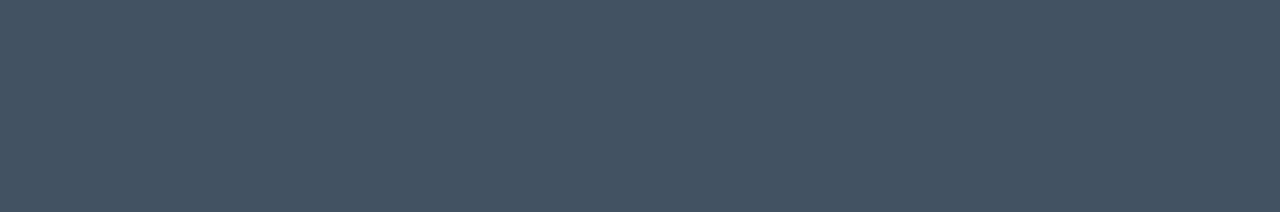
<file: faqs.html>
<!DOCTYPE html>
<html lang="zxx">

<head>

    <meta charset="UTF-8">
    <meta name="viewport" content="width=device-width, initial-scale=1.0">
    <meta http-equiv="X-UA-Compatible" content="ie=edge">
 
     <!-- alternative favicon formats -->
     <link rel="icon" type="image/png" sizes="32x32" href="/img/favicon/favicon-32x32.png">
     <link rel="icon" type="image/png" sizes="16x16" href="/img/favicon/favicon-16x16.png">
     <link rel="apple-touch-icon" sizes="180x180" href="/img/favicon/apple-touch-icon.png">

    <!-- bootstrap grid css -->
    <link rel="stylesheet" href="css/plugins/bootstrap-grid.css">
    <!-- font awesome css -->
    <link rel="stylesheet" href="css/plugins/font-awesome.min.css">
    <!-- swiper css -->
    <link rel="stylesheet" href="css/plugins/swiper.min.css">
    <!-- fancybox css -->
    <link rel="stylesheet" href="css/plugins/fancybox.min.css">
    <!-- ashley scss -->
    <link rel="stylesheet" href="css/style.css">
    <!-- page name -->
    <title>Knock-Knock</title>

</head>

<body>

    <!-- wrapper -->
    <div class="mil-wrapper" id="top">

        <!-- cursor -->
        <div class="mil-ball">
            <span class="mil-icon-1">
                <svg viewBox="0 0 128 128">
                    <path d="M106.1,41.9c-1.2-1.2-3.1-1.2-4.2,0c-1.2,1.2-1.2,3.1,0,4.2L116.8,61H11.2l14.9-14.9c1.2-1.2,1.2-3.1,0-4.2	c-1.2-1.2-3.1-1.2-4.2,0l-20,20c-1.2,1.2-1.2,3.1,0,4.2l20,20c0.6,0.6,1.4,0.9,2.1,0.9s1.5-0.3,2.1-0.9c1.2-1.2,1.2-3.1,0-4.2	L11.2,67h105.5l-14.9,14.9c-1.2,1.2-1.2,3.1,0,4.2c0.6,0.6,1.4,0.9,2.1,0.9s1.5-0.3,2.1-0.9l20-20c1.2-1.2,1.2-3.1,0-4.2L106.1,41.9	z" />
                </svg>
            </span>
            <div class="mil-more-text">More</div>
            <div class="mil-choose-text">Сhoose</div>
        </div>
        <!-- cursor end -->

        <!-- preloader -->
        <!-- <div class="mil-preloader">
            <div class="mil-preloader-animation">
                <div class="mil-pos-abs mil-animation-1">
                    <p class="mil-h3 mil-muted mil-thin">Pioneering</p>
                    <p class="mil-h3 mil-muted">Creative</p>
                    <p class="mil-h3 mil-muted mil-thin">Excellence</p>
                </div>
                <div class="mil-pos-abs mil-animation-2">
                    <div class="mil-reveal-frame">
                        <p class="mil-reveal-box"></p>
                        <p class="mil-h3 mil-muted mil-thin">ashley.com</p>
                    </div>
                </div>
            </div>
        </div> -->
        <!-- preloader end -->

        <!-- scrollbar progress -->
        <div class="mil-progress-track">
            <div class="mil-progress"></div>
        </div>
        <!-- scrollbar progress end -->

          <!-- menu -->
        <div class="mil-menu-frame">
            <!-- frame clone -->
            <div class="mil-frame-top">
                <!-- <a href="home-1.html" class="mil-logo">A.</a> -->
                <img class="mil-logo" src="/img/logo/white-monogram.png">
                <div class="mil-menu-btn">
                    <span></span>
                </div>
            </div>
            <!-- frame clone end -->
            <div class="container">
                <div class="mil-menu-content">
                    <div class="row">
                        <div class="col-xl-5">

                            <nav class="mil-main-menu" id="swupMenu">
                                <ul>
                                    <li class="mil-no-children">
                                        <a href="index.html">Homepage</a>
                                      
                                    </li>
                                
                                    <!-- <li class="mil-show-children2">
                                        <a href="#.">Services</a>
                                        <ul>
                                            <li style="margin-top: 40px;"><a href="services.html">Pricing</a></li>
                                            <li><a href="service.html#process">The process</a></li>
                                            <li><a href="faqs.html">FAQs</a></li>
                                            <li><a href="portfolio.html">Property portfolio</a></li>
                                        </ul>
                                    </li> -->
                                    <!-- <li class="mil-has-children">
                                        <a href="#.">The team</a>
                                        <ul>
                                            <li><a href="#ourteam">Who we are?</a></li>
                                            <li><a href="join-us.html">Work with us</a></li>
                                        </ul>
                                    </li> -->
                                    <li class="mil-no-children">
                                        <a href="services.html">Services & FAQs</a>
                                       
                                    </li>
                                    <li class="mil-no-children">
                                        <a href="#ourteam">The team</a>
                                       
                                    </li>
                                    <li class="mil-no-children">
                                        <a href="contact.html">Get in touch</a>
                                    </li>
                                </ul>
                            </nav>

                        </div>
                        <div class="col-xl-7">

                            <div class="mil-menu-right-frame">
                                <!-- <div class="mil-animation-in">
                                    <div class="mil-animation-frame">
                                        <div class="mil-animation mil-position-1 mil-scale" data-value-1="2" data-value-2="2"></div>
                                    </div>
                                </div> -->
                                <div class="mil-menu-right">
                                    <div style="margin-top: 35px;"class="row custom-vertical-center">
                                        <!-- <div class="col-lg-8">

                                            <h6 class="mil-muted mil-mb-30">Success stories</h6>

                                            <ul class="mil-menu-list">
                                                <li><a href="project-1.html" class="mil-light-soft">San Marcos 17, Madrid</a></li>
                                                <li><a href="project-2.html" class="mil-light-soft">López Silva 2, Madrid</a></li>
                                                <li><a href="project-3.html" class="mil-light-soft">Duque de Alba 12, Madrid</a></li>
                                                <li><a href="project-4.html" class="mil-light-soft">Lexington Avenue 51st, New York</a></li>
                                              
                                                
                                            </ul>

                                        </div>  -->
                                        <div class="col-lg-12 mil-mb-60">

                                            <h6 class="mil-muted mil-mb-30">Useful links</h6>

                                            <ul class="mil-menu-list">
                                                <li><a href="privacy.html" class="mil-light-soft">Privacy Policy</a></li>
                                                <li><a href="terms.html" class="mil-light-soft">Terms and conditions</a></li>
                                                <li><a href="cookies.html" class="mil-light-soft">Cookie Policy</a></li>
                                                <li><a href="#." class="mil-light-soft">Careers</a></li>
                                            </ul>

                                        </div>
                                    </div>
                                    <div class="mil-divider mil-mb-60"></div>
                                    <!-- <div class="row justify-content-between">

                                        <div class="col-lg-4 mil-mb-60">

                                            <h6 class="mil-muted mil-mb-30">Madrid</h6>

                                            <p class="mil-light-soft mil-up">Paseo la Casttellana 71, Madrid 28022 <span class="mil-no-wrap">+34 174 705 812</span></p>

                                        </div>
                                        <div class="col-lg-4 mil-mb-60">

                                            <h6 class="mil-muted mil-mb-30">New York</h6>

                                            <p class="mil-light-soft">60 Fordham Drive, New York, NY 10040 <span class="mil-no-wrap">+1 174 705 811</span></p>

                                        </div>
                                    </div> -->
                                </div>
                            </div>

                        </div>
                    </div>
                </div>
            </div>
        </div>
        <!-- menu -->

        <!-- curtain -->
        <div class="mil-curtain"></div>
        <!-- curtain end -->

        <!-- frame -->
        <div class="mil-frame">
            <div class="mil-frame-top">
                <a href="index.html"><img class="mil-logo" src="/img/logo/black-monogram.png"></a>
                <div class="mil-menu-btn">
                    <span></span>
                </div>
            </div>
            <div class="mil-frame-bottom">
                <div class="mil-current-page"></div>
                <div class="mil-back-to-top">
                    <a href="#top" class="mil-link mil-dark mil-arrow-place">
                        <span>Back to top</span>
                    </a>
                </div>
            </div>
        </div>
        <!-- frame end -->

        <!-- content -->
        <div class="mil-content">
            <div id="swupMain" class="mil-main-transition">

                <!-- banner -->
                <div class="mil-inner-banner">
                   
                    <div class="mil-banner-content mil-up">
                        <div class="container">
                        
                            <h1 class="mil-mb-60"> <span class="mil-thin">Got Questions?</span><br> We want to answer them all!</span></h1>
                            <a href="#service" class="mil-link mil-dark mil-arrow-place mil-down-arrow">
                                <span>Our services</span>
                            </a>
                        </div>
                    </div>
                </div>
                <!-- banner end -->

                <!-- service -->
                <section>
                    <div class="container mil-p-120-90">
                        <div class="row justify-content-between">
                            <div class="col-lg-4 mil-relative mil-mb-90">

                                <h4 class="mil-up mil-mb-30">Our Goal? <span class="mil-thin">Simple:</span><br><span class="mil-thin">To make your property perform better than it ever has before.</span></h4>
                                <p class="mil-up mil-mb-30">At Knock-Knock, property management is about more than just maintaining a space—it’s about optimizing every detail to maximize guest satisfaction and owner income. We specialize in handling all aspects of the rental process, from initial renovations to managing guest issues and booking optimization. Our commitment is to make your property stand out, ensuring it becomes a top-rated and high-earning rental.</p>
                                <!-- <div class="mil-up">
                                    <a href="portfolio-3.html" class="mil-link mil-dark mil-arrow-place">
                                        <span>View works</span>
                                    </a>
                                </div> -->

                            </div>
                            <div class="col-lg-6">

                                <div class="mil-accordion-group mil-up">
                                    <div class="mil-accordion-menu">

                                        <p class="mil-accordion-head">What services does Knock-Knock provide for property management?</p>

                                        <div class="mil-symbol mil-h3">
                                            <div class="mil-plus">+</div>
                                            <div class="mil-minus">-</div>
                                        </div>

                                    </div>
                                    <div class="mil-accordion-content">
                                        <p class="mil-mb-30">We handle everything from guest communication, booking management, and housekeeping to price optimization and property maintenance. Essentially, we take care of all the heavy lifting, so you don’t have to worry about a thing.</p>

                                    </div>
                                </div>

                                <div class="mil-accordion-group mil-up">
                                    <div class="mil-accordion-menu">

                                        <p class="mil-accordion-head">Do I need a rental license to work with Knock-Knock?</p>

                                        <div class="mil-symbol mil-h3">
                                            <div class="mil-plus">+</div>
                                            <div class="mil-minus">-</div>
                                        </div>

                                    </div>
                                    <div class="mil-accordion-content">
                                        <p class="mil-mb-30">While having a rental license is beneficial, it’s not mandatory. However, it is your responsibility to handle any legal requirements. We can provide guidance to help you obtain the necessary documentation if needed.</p>
                                        
                                    </div>
                                </div>

                                <div class="mil-accordion-group mil-up">
                                    <div class="mil-accordion-menu">

                                        <p class="mil-accordion-head">What if my property needs renovations?</p>

                                        <div class="mil-symbol mil-h3">
                                            <div class="mil-plus">+</div>
                                            <div class="mil-minus">-</div>
                                        </div>

                                    </div>
                                    <div class="mil-accordion-content">
                                        <p class="mil-mb-30">We have high standards when it comes to the quality of the properties we manage. To ensure your property meets our hospitality standards, we offer assistance and even financing up to €5000 for necessary upgrades. Our team of designers and architects can help with everything from painting and structural repairs to décor enhancements.</p>
                                    </div>
                                </div>

                                <div class="mil-accordion-group mil-up">
                                    <div class="mil-accordion-menu">

                                        <p class="mil-accordion-head">How do you ensure a high-quality guest experience?</p>

                                        <div class="mil-symbol mil-h3">
                                            <div class="mil-plus">+</div>
                                            <div class="mil-minus">-</div>
                                        </div>

                                    </div>
                                    <div class="mil-accordion-content">
                                        <p class="mil-mb-30">We already provide personalized guest experiences through a privately curated list of vendors and professionals in the city. From welcome gifts to exclusive Madrid experiences, we go above and beyond to create memorable stays that boost ratings and return visits.</p>
                                    </div>
                                </div>

                                <div class="mil-accordion-group mil-up">
                                    <div class="mil-accordion-menu">

                                        <p class="mil-accordion-head">How do you prevent issues with neighbors or building restrictions?</p>

                                        <div class="mil-symbol mil-h3">
                                            <div class="mil-plus">+</div>
                                            <div class="mil-minus">-</div>
                                        </div>

                                    </div>
                                    <div class="mil-accordion-content">
                                        <p class="mil-mb-30">To avoid issues with neighbors or building management, we aim to optimize our pricing strategies so there isn’t a constant turnover of new guests every two days. Our guests are carefully screened, and we focus on keeping good relationships with everyone in the building.</p>
                                    </div>
                                </div>

                                <div class="mil-accordion-group mil-up">
                                    <div class="mil-accordion-menu">

                                        <p class="mil-accordion-head">How do payouts work?</p>

                                        <div class="mil-symbol mil-h3">
                                            <div class="mil-plus">+</div>
                                            <div class="mil-minus">-</div>
                                        </div>

                                    </div>
                                    <div class="mil-accordion-content">
                                        <p class="mil-mb-30">We process payouts within 10 business days of the end of each month, covering all income earned during that period. You’ll also have access to a detailed online dashboard to monitor your earnings and occupancy.</p>
                                    </div>
                                </div>

                                <div class="mil-accordion-group mil-up">
                                    <div class="mil-accordion-menu">

                                        <p class="mil-accordion-head">How do you ensure the property is kept in good condition?</p>

                                        <div class="mil-symbol mil-h3">
                                            <div class="mil-plus">+</div>
                                            <div class="mil-minus">-</div>
                                        </div>

                                    </div>
                                    <div class="mil-accordion-content">
                                        <p class="mil-mb-30">Our cleaning teams are trained to document any damages between each visit, and we conduct thorough property checks on a monthly basis. If any damage is found, we either handle repairs in-house or hire certified professionals. In cases where guests are responsible, we claim these expenses from Airbnb’s AirCover protection.</p>
                                    </div>
                                </div>

                                <div class="mil-accordion-group mil-up">
                                    <div class="mil-accordion-menu">

                                        <p class="mil-accordion-head">What sets Knock-Knock apart from other Airbnb management companies?</p>

                                        <div class="mil-symbol mil-h3">
                                            <div class="mil-plus">+</div>
                                            <div class="mil-minus">-</div>
                                        </div>

                                    </div>
                                    <div class="mil-accordion-content">
                                        <p class="mil-mb-30">We’ve learned from experience, having changed 4 management companies before starting our own. Our creative problem-solving, personalized guest experience, and transparency in property management have consistently earned us the “Superhost” badge and a “Guest Favorite” status across all properties within two months of management.
                                        </p>
                                    </div>
                                </div>

                            </div>
                        </div>
                    </div>
                </section>
                <!-- service end -->

                 <!-- other services -->
                 <section id="service">
                    <div class="container mil-p-15-30">
                        <div class="row align-items-center mil-mb-30">
                            <!-- <div class="col-lg-6 mil-mb-30">
                                <h3 class="mil-up">Our services</h3>
                            </div> -->
                            <!-- <div class="col-lg-6 mil-mb-30">
                                <div class="mil-adaptive-right mil-up">
                                    <a href="services.html" class="mil-link mil-dark mil-arrow-place">
                                        <span>View all</span>
                                    </a>
                                </div>
                            </div> -->
                        </div>
                        <div class="row">
                            <div class="col-lg-4">

                                <a href="contact.html" class="mil-service-card-lg mil-other-card mil-mb-30">
                                    <h4 class="mil-up mil-mb-30">Preparing <br><span class="mil-thin">Your Property</span></h4>
                                    <p class="mil-descr mil-up mil-mb-30">From design to essentials, we make your property shine—with the help of our talented architect, designer, and construction team.</p>
                                    <ul class="mil-service-list mil-dark mil-mb-30">
                                        <li class="mil-up">Renovations</li>
                                        <li class="mil-up">Interior Design</li>
                                        <li class="mil-up">Essentials Setup</li>
                                        <li class="mil-up">Photography Prep</li>
                                    </ul>
                                  
                                </a>

                            </div>
                            <div class="col-lg-4">

                                <a href="contact.html" class="mil-service-card-lg mil-other-card mil-mb-30">
                                    <h4 class="mil-up mil-mb-30">Onboarding<br><span class="mil-thin">Your Property</span></h4>
                                    <p class="mil-descr mil-up mil-mb-30">We create listings that stand out, complete with professional photos and a pricing strategy to jumpstart your online presence.</p>
                                    <ul class="mil-service-list mil-dark mil-mb-30">
                                        <li class="mil-up">Professional Photos</li>
                                        <li class="mil-up">Online Listings</li>
                                        <li class="mil-up">Pricing Strategy</li>
                                        <li class="mil-up">Your Dashboard</li>
                                    </ul>
                                  
                                </a>

                            </div>
                            <div class="col-lg-4">

                                <a href="contact.html" class="mil-service-card-lg mil-other-card mil-mb-30 hoverwhite">
                                    <h4 class="hoverwhite mil-up mil-mb-30">Managing <br><span class="mil-thin">Your Property</span></h4>
                                    <p class="mil-descr mil-up mil-mb-30">Kick back while we take care of everything, from guest communications to keeping your place spotless</p>
                                    <ul class="mil-service-list mil-dark mil-mb-30">
                                        <li class="mil-up li-services">Promotion and Pricing</li>
                                        <li class="mil-up hoverwhite">Guest Communications</li>
                                        <li class="mil-up hoverwhite">Maintenance</li>
                                        <li class="mil-up hoverwhite">Cleaning</li>
                                    </ul>
                        
                                </a>

                            </div>
                        </div>
                    </div>
                </section>
                <!-- other services end -->

                <!-- call to action -->
                <section>
                    <div class="container mil-p-120-120">
                        <div class="row">
                            <!-- <div class="col-lg-10">

                                <span class="mil-suptitle mil-suptitle-right mil-suptitle-dark mil-up">Looking to make your mark? We'll help you turn <br> your project into a success story.</span>

                            </div> -->
                        </div>
                        <div class="mil-center">
                            <h2 class="mil-up mil-mb-60">Ready to open the door <span class="mil-thin">to a new level of property management? </span></h2>
                            <div class="mil-up"><a style="fill: white" href="contact.html" class="mil-button mil-arrow-place"><span>Unlock now</span></a></div>
                        </div>
                    </div>
                </section>
                <!-- call to action end -->

              <!-- footer -->
              <footer class="mil-darkblue-bg">
                <!-- <div class="mi-invert-fix"> -->
                    <div class="container mil-p-120-60">
                        <div class="row justify-content-between">
                            <div class="col-md-4 col-lg-4 mil-mb-60">

                                <div class="mil-muted mil-logo mil-up mil-mb-30">
                                    <img style="max-height: 60px;" src="/img/logo/white-logo.png">

                                </div>

                                <p class="mil-light-soft mil-up mil-mb-30">Let’s meet for coffee and talk things over!<br>Leave us your email and we’ll contact you to schedule. No spam, we promise.</p>

                                <form id="footer-form" class="mil-subscribe-form mil-up">
                                    <input type="text" placeholder="What’s your email?">
                                    <button type="submit" class="mil-button mil-icon-button-sm mil-arrow-place"></button>
                                </form>

                            </div>
                            <div class="col-md-7 col-lg-6">
                                <div class="row justify-content-end">
                                    <div class="col-md-6 col-lg-7">

                                        <nav class="mil-footer-menu mil-mb-60">
                                            <ul>
                                                <li class="mil-up mil-active">
                                                    <a href="#">Home</a>
                                                </li>
                                                <li class="mil-up">
                                                    <a href="services.html">Services & FAQs</a>
                                                </li>
                                                <li class="mil-up">
                                                    <a href="https://knock-temp.s3.eu-central-1.amazonaws.com/index.html#ourteam">The team</a>
                                                </li>
                                                <li class="mil-up">
                                                    <a href="contact.html">Get in touch</a>
                                                </li>
                                            
                                            </ul>
                                        </nav>

                                    </div>
                                    <div class="col-md-6 col-lg-5">

                                        <ul class="mil-menu-list mil-up mil-mb-60">
                                            <li><a href="privacy.html" class="mil-light-soft">Privacy Policy</a></li>
                                            <li><a href="terms.html" class="mil-light-soft">Terms and conditions</a></li>
                                            <li><a href="cookies.html" class="mil-light-soft">Cookie Policy</a></li>
                                            <li><a href="join-us.html" class="mil-light-soft">Careers</a></li>
                                        </ul>

                                    </div>
                                </div>
                            </div>
                        </div>

                    </div>
                <!-- </div> Cierre del invert -->
            </footer>
            <!-- footer end -->


                <!-- hidden elements -->
                <div class="mil-hidden-elements">
                    <div class="mil-dodecahedron">
                        <div class="mil-pentagon">
                            <div></div>
                            <div></div>
                            <div></div>
                            <div></div>
                            <div></div>
                        </div>
                        <div class="mil-pentagon">
                            <div></div>
                            <div></div>
                            <div></div>
                            <div></div>
                            <div></div>
                        </div>
                        <div class="mil-pentagon">
                            <div></div>
                            <div></div>
                            <div></div>
                            <div></div>
                            <div></div>
                        </div>
                        <div class="mil-pentagon">
                            <div></div>
                            <div></div>
                            <div></div>
                            <div></div>
                            <div></div>
                        </div>
                        <div class="mil-pentagon">
                            <div></div>
                            <div></div>
                            <div></div>
                            <div></div>
                            <div></div>
                        </div>
                        <div class="mil-pentagon">
                            <div></div>
                            <div></div>
                            <div></div>
                            <div></div>
                            <div></div>
                        </div>
                        <div class="mil-pentagon">
                            <div></div>
                            <div></div>
                            <div></div>
                            <div></div>
                            <div></div>
                        </div>
                        <div class="mil-pentagon">
                            <div></div>
                            <div></div>
                            <div></div>
                            <div></div>
                            <div></div>
                        </div>
                        <div class="mil-pentagon">
                            <div></div>
                            <div></div>
                            <div></div>
                            <div></div>
                            <div></div>
                        </div>
                        <div class="mil-pentagon">
                            <div></div>
                            <div></div>
                            <div></div>
                            <div></div>
                            <div></div>
                        </div>
                        <div class="mil-pentagon">
                            <div></div>
                            <div></div>
                            <div></div>
                            <div></div>
                            <div></div>
                        </div>
                        <div class="mil-pentagon">
                            <div></div>
                            <div></div>
                            <div></div>
                            <div></div>
                            <div></div>
                        </div>
                    </div>

                    <svg xmlns="http://www.w3.org/2000/svg" viewBox="0 0 24 24" class="mil-arrow">
                        <path d="M 14 5.3417969 C 13.744125 5.3417969 13.487969 5.4412187 13.292969 5.6367188 L 13.207031 5.7226562 C 12.816031 6.1136563 12.816031 6.7467188 13.207031 7.1367188 L 17.070312 11 L 4 11 C 3.448 11 3 11.448 3 12 C 3 12.552 3.448 13 4 13 L 17.070312 13 L 13.207031 16.863281 C 12.816031 17.254281 12.816031 17.887344 13.207031 18.277344 L 13.292969 18.363281 C 13.683969 18.754281 14.317031 18.754281 14.707031 18.363281 L 20.363281 12.707031 C 20.754281 12.316031 20.754281 11.682969 20.363281 11.292969 L 14.707031 5.6367188 C 14.511531 5.4412187 14.255875 5.3417969 14 5.3417969 z" />
                    </svg>

                    <svg width="250" viewBox="0 0 300 1404" fill="none" xmlns="http://www.w3.org/2000/svg" class="mil-lines">
                        <path fill-rule="evenodd" clip-rule="evenodd" d="M1 892L1 941H299V892C299 809.71 232.29 743 150 743C67.7096 743 1 809.71 1 892ZM0 942H300V892C300 809.157 232.843 742 150 742C67.1573 742 0 809.157 0 892L0 942Z" class="mil-move" />
                        <path fill-rule="evenodd" clip-rule="evenodd" d="M299 146V97L1 97V146C1 228.29 67.7096 295 150 295C232.29 295 299 228.29 299 146ZM300 96L0 96V146C0 228.843 67.1573 296 150 296C232.843 296 300 228.843 300 146V96Z" class="mil-move" />
                        <path fill-rule="evenodd" clip-rule="evenodd" d="M299 1H1V1403H299V1ZM0 0V1404H300V0H0Z" />
                        <path fill-rule="evenodd" clip-rule="evenodd" d="M150 -4.37115e-08L150 1404L149 1404L149 0L150 -4.37115e-08Z" />
                        <path fill-rule="evenodd" clip-rule="evenodd" d="M150 1324C232.29 1324 299 1257.29 299 1175C299 1092.71 232.29 1026 150 1026C67.7096 1026 1 1092.71 1 1175C1 1257.29 67.7096 1324 150 1324ZM150 1325C232.843 1325 300 1257.84 300 1175C300 1092.16 232.843 1025 150 1025C67.1573 1025 0 1092.16 0 1175C0 1257.84 67.1573 1325 150 1325Z" class="mil-move" />
                        <path fill-rule="evenodd" clip-rule="evenodd" d="M300 1175H0V1174H300V1175Z" class="mil-move" />
                        <path fill-rule="evenodd" clip-rule="evenodd" d="M150 678C232.29 678 299 611.29 299 529C299 446.71 232.29 380 150 380C67.7096 380 1 446.71 1 529C1 611.29 67.7096 678 150 678ZM150 679C232.843 679 300 611.843 300 529C300 446.157 232.843 379 150 379C67.1573 379 0 446.157 0 529C0 611.843 67.1573 679 150 679Z" class="mil-move" />
                        <path fill-rule="evenodd" clip-rule="evenodd" d="M299 380H1V678H299V380ZM0 379V679H300V379H0Z" class="mil-move" />
                    </svg>
                </div>
                <!-- hidden elements end -->

            </div>
        </div>
        <!-- content -->
    </div>
    <!-- wrapper end -->

    <!-- jQuery js -->
    <script src="js/plugins/jquery.min.js"></script>
    <!-- swup js -->
    <script src="js/plugins/swup.min.js"></script>
    <!-- swiper js -->
    <script src="js/plugins/swiper.min.js"></script>
    <!-- fancybox js -->
    <script src="js/plugins/fancybox.min.js"></script>
    <!-- gsap js -->
    <script src="js/plugins/gsap.min.js"></script>
    <!-- scroll smoother -->
    <script src="js/plugins/smooth-scroll.js"></script>
    <!-- scroll trigger js -->
    <script src="js/plugins/ScrollTrigger.min.js"></script>
    <!-- scroll to js -->
    <script src="js/plugins/ScrollTo.min.js"></script>
    <!-- ashley js -->
    <script src="js/main.js"></script>

</body>

</html>
</file>
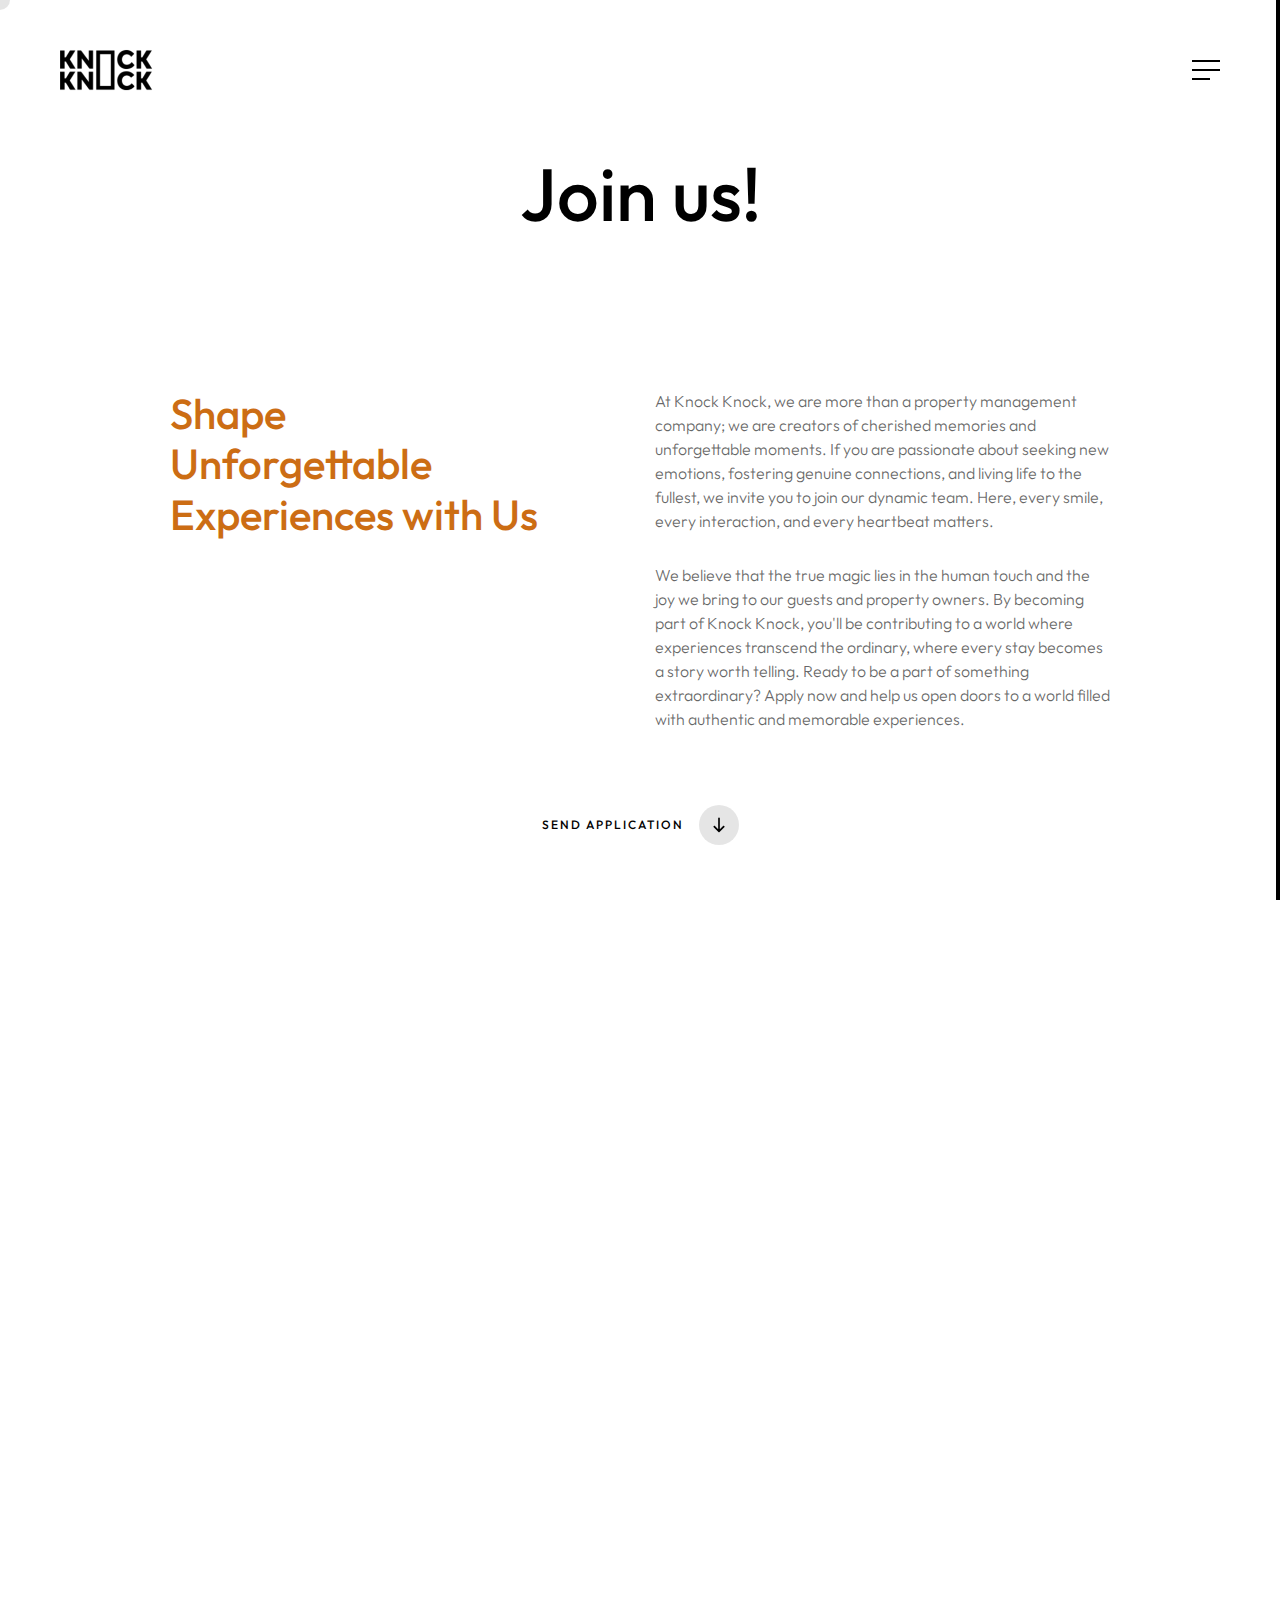
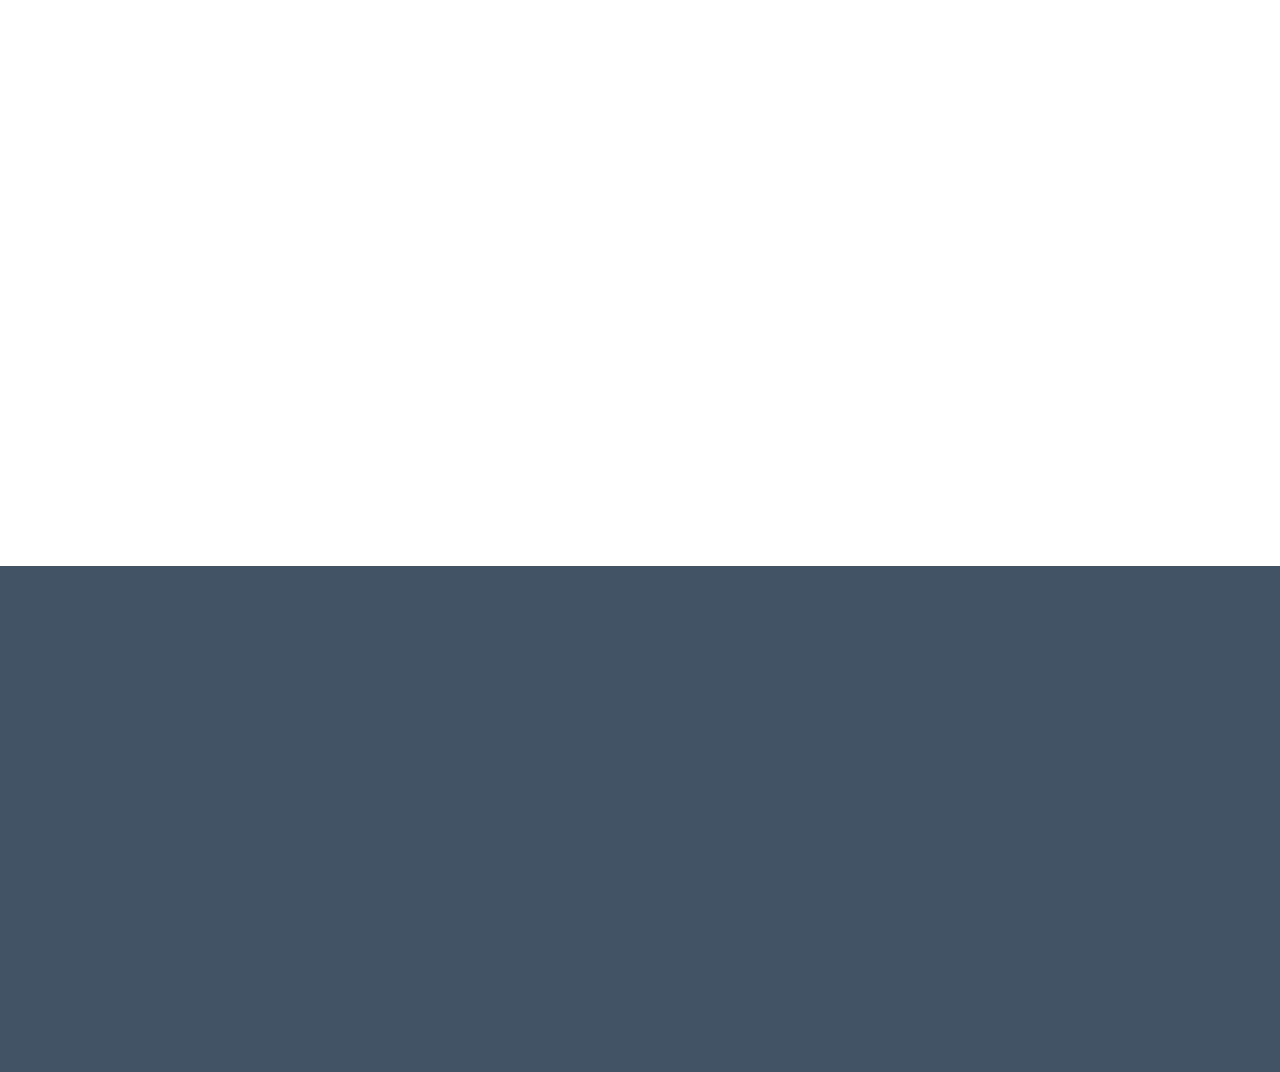
<file: join-us.html>
<!DOCTYPE html>
<html lang="zxx">

<head>

    <meta charset="UTF-8">
    <meta name="viewport" content="width=device-width, initial-scale=1.0">
    <meta http-equiv="X-UA-Compatible" content="ie=edge">

    <!-- alternative favicon formats -->
    <link rel="icon" type="image/png" sizes="32x32" href="/img/favicon/favicon-32x32.png">
    <link rel="icon" type="image/png" sizes="16x16" href="/img/favicon/favicon-16x16.png">
    <link rel="apple-touch-icon" sizes="180x180" href="/img/favicon/apple-touch-icon.png">

    <!-- bootstrap grid css -->
    <link rel="stylesheet" href="css/plugins/bootstrap-grid.css">
    <!-- font awesome css -->
    <link rel="stylesheet" href="css/plugins/font-awesome.min.css">
    <!-- swiper css -->
    <link rel="stylesheet" href="css/plugins/swiper.min.css">
    <!-- fancybox css -->
    <link rel="stylesheet" href="css/plugins/fancybox.min.css">
    <!-- ashley scss -->
    <link rel="stylesheet" href="css/style.css">
    <!-- page name -->
    <title>Knock-Knock</title>

</head>

<body>

    <!-- wrapper -->
    <div class="mil-wrapper" id="top">

        <!-- cursor -->
        <div class="mil-ball">
            <span class="mil-icon-1">
                <svg viewBox="0 0 128 128">
                    <path d="M106.1,41.9c-1.2-1.2-3.1-1.2-4.2,0c-1.2,1.2-1.2,3.1,0,4.2L116.8,61H11.2l14.9-14.9c1.2-1.2,1.2-3.1,0-4.2	c-1.2-1.2-3.1-1.2-4.2,0l-20,20c-1.2,1.2-1.2,3.1,0,4.2l20,20c0.6,0.6,1.4,0.9,2.1,0.9s1.5-0.3,2.1-0.9c1.2-1.2,1.2-3.1,0-4.2	L11.2,67h105.5l-14.9,14.9c-1.2,1.2-1.2,3.1,0,4.2c0.6,0.6,1.4,0.9,2.1,0.9s1.5-0.3,2.1-0.9l20-20c1.2-1.2,1.2-3.1,0-4.2L106.1,41.9	z" />
                </svg>
            </span>
            <div class="mil-more-text">More</div>
            <div class="mil-choose-text">Сhoose</div>
        </div>
        <!-- cursor end -->

        <!-- preloader -->
        <!-- <div class="mil-preloader">
            <div class="mil-preloader-animation">
                <div class="mil-pos-abs mil-animation-1">
                    <p class="mil-h3 mil-muted mil-thin">Pioneering</p>
                    <p class="mil-h3 mil-muted">Creative</p>
                    <p class="mil-h3 mil-muted mil-thin">Excellence</p>
                </div>
                <div class="mil-pos-abs mil-animation-2">
                    <div class="mil-reveal-frame">
                        <p class="mil-reveal-box"></p>
                        <p class="mil-h3 mil-muted mil-thin">ashley.com</p>
                    </div>
                </div>
            </div>
        </div> -->
        <!-- preloader end -->

        <!-- scrollbar progress -->
        <div class="mil-progress-track">
            <div class="mil-progress"></div>
        </div>
        <!-- scrollbar progress end -->

      <!-- menu -->
      <div class="mil-menu-frame">
        <!-- frame clone -->
        <div class="mil-frame-top">
            <!-- <a href="home-1.html" class="mil-logo">A.</a> -->
            <img class="mil-logo" src="/img/logo/white-monogram.png">
            <div class="mil-menu-btn">
                <span></span>
            </div>
        </div>
        <!-- frame clone end -->
        <div class="container">
            <div class="mil-menu-content">
                <div class="row">
                    <div class="col-xl-5">

                        <nav class="mil-main-menu" id="swupMenu">
                            <ul>
                                <li class="mil-no-children">
                                    <a href="index.html">Homepage</a>
                                  
                                </li>
                            
                                <!-- <li class="mil-show-children2">
                                    <a href="#.">Services</a>
                                    <ul>
                                        <li style="margin-top: 40px;"><a href="services.html">Pricing</a></li>
                                        <li><a href="service.html#process">The process</a></li>
                                        <li><a href="faqs.html">FAQs</a></li>
                                        <li><a href="portfolio.html">Property portfolio</a></li>
                                    </ul>
                                </li> -->
                                <!-- <li class="mil-has-children">
                                    <a href="#.">The team</a>
                                    <ul>
                                        <li><a href="#ourteam">Who we are?</a></li>
                                        <li><a href="join-us.html">Work with us</a></li>
                                    </ul>
                                </li> -->
                                <li class="mil-no-children">
                                    <a href="#ourteam">The team</a>
                                   
                                </li>
                                <li class="mil-no-children">
                                    <a href="contact.html">Get in touch</a>
                                </li>
                            </ul>
                        </nav>

                    </div>
                    <div class="col-xl-7">

                        <div class="mil-menu-right-frame">
                            <!-- <div class="mil-animation-in">
                                <div class="mil-animation-frame">
                                    <div class="mil-animation mil-position-1 mil-scale" data-value-1="2" data-value-2="2"></div>
                                </div>
                            </div> -->
                            <div class="mil-menu-right">
                                <div style="margin-top: 35px;"class="row custom-vertical-center">
                                    <!-- <div class="col-lg-8">

                                        <h6 class="mil-muted mil-mb-30">Success stories</h6>

                                        <ul class="mil-menu-list">
                                            <li><a href="project-1.html" class="mil-light-soft">San Marcos 17, Madrid</a></li>
                                            <li><a href="project-2.html" class="mil-light-soft">López Silva 2, Madrid</a></li>
                                            <li><a href="project-3.html" class="mil-light-soft">Duque de Alba 12, Madrid</a></li>
                                            <li><a href="project-4.html" class="mil-light-soft">Lexington Avenue 51st, New York</a></li>
                                          
                                            
                                        </ul>

                                    </div>  -->
                                    <div class="col-lg-12 mil-mb-60">

                                        <h6 class="mil-muted mil-mb-30">Useful links</h6>

                                        <ul class="mil-menu-list">
                                            <li><a href="privacy.html" class="mil-light-soft">Privacy Policy</a></li>
                                            <li><a href="terms.html" class="mil-light-soft">Terms and conditions</a></li>
                                            <li><a href="cookies.html" class="mil-light-soft">Cookie Policy</a></li>
                                            <li><a href="#." class="mil-light-soft">Careers</a></li>
                                        </ul>

                                    </div>
                                </div>
                                <div class="mil-divider mil-mb-60"></div>
                                <!-- <div class="row justify-content-between">

                                    <div class="col-lg-4 mil-mb-60">

                                        <h6 class="mil-muted mil-mb-30">Madrid</h6>

                                        <p class="mil-light-soft mil-up">Paseo la Casttellana 71, Madrid 28022 <span class="mil-no-wrap">+34 174 705 812</span></p>

                                    </div>
                                    <div class="col-lg-4 mil-mb-60">

                                        <h6 class="mil-muted mil-mb-30">New York</h6>

                                        <p class="mil-light-soft">60 Fordham Drive, New York, NY 10040 <span class="mil-no-wrap">+1 174 705 811</span></p>

                                    </div>
                                </div> -->
                            </div>
                        </div>

                    </div>
                </div>
            </div>
        </div>
    </div>
    <!-- menu -->

        <!-- curtain -->
        <div class="mil-curtain"></div>
        <!-- curtain end -->

         <!-- frame -->
         <div class="mil-frame">
            <div class="mil-frame-top">
                <a href="index.html" class="logo-container">
                    <img id="logoanimate" class="mil-logo" src="/img/logo/black-logo.png" alt="Logo">
                </a>
                <div class="mil-menu-btn">
                    <span></span>
                </div>
            </div>
            <div class="mil-frame-bottom">
                <div class="mil-current-page"></div>
                <div class="mil-back-to-top">
                    <a href="#top" class="mil-link mil-dark mil-arrow-place">
                        <span>Back to top</span>
                    </a>
                </div>
            </div>
        </div>
<!-- frame end -->

        <!-- content -->
        <div class="mil-content">
            <div id="swupMain" class="mil-main-transition">

                <!-- banner -->
                <div class="mil-inner-banner mil-p-0-120" style="margin-bottom: -40px;">
                    <div class="mil-banner-content mil-center mil-up">
                        <div class="container">
                            
                            
                            <h1 class="mil-mb-60">Join us!</h1>

                            <div class="row justify-content-between mil-p-90-120" style="margin-bottom: -40px;">
                                <div class="col-lg-5">
                                    <h3 style="text-align: left; color: rgb(204, 109, 20)" class="mil-up mil-mb-60">Shape Unforgettable Experiences with Us</h3>
                                </div>
                                <div class="col-lg-6">
                                    <p style="text-align: left;" class="mil-up mil-mb-30">At Knock Knock, we are more than a property management company; we are creators of cherished memories and unforgettable moments. If you are passionate about seeking new emotions, fostering genuine connections, and living life to the fullest, we invite you to join our dynamic team. Here, every smile, every interaction, and every heartbeat matters.</p>

                                    <p style="text-align: left;" class="mil-up">We believe that the true magic lies in the human touch and the joy we bring to our guests and property owners. By becoming part of Knock Knock, you'll be contributing to a world where experiences transcend the ordinary, where every stay becomes a story worth telling. Ready to be a part of something extraordinary? Apply now and help us open doors to a world filled with authentic and memorable experiences.</p>
                                </div>
                            </div>
                            <a href="#contact" class="mil-link mil-dark mil-arrow-place mil-down-arrow" style="margin-top: -50px; margin-bottom: -50px;">
                                <span>Send application</span>
                            </a>
                        </div>
                    </div>
                </div>
                <!-- banner end -->

                <!-- map -->
                <div class="container">
                    <div class="row justify-content-center">
                        <div class="col-lg-12">

                            <div class="mil-image-frame mil-horizontal mil-up">
                                <img src="img/blog/3.jpg" alt="Publication cover" class="mil-scale" data-value-1=".90" data-value-2="1.15">
                            </div>

                        </div>
                    </div>
                </div>
                <!-- map end -->

                <!-- contact form -->
                <section id="contact">
                    <div id="form-container">
                        <div class="container mil-p-120-90" style="margin-top: -40px;">
                            <form class="row align-items-center" id="contact-form" enctype="multipart/form-data">
                                <!-- Name and Email row -->
                                <div class="col-lg-6 mil-up">
                                    <input name="name" type="text" placeholder="What's your name *" required>
                                </div>
                                <div class="col-lg-6 mil-up">
                                    <input name="email" type="email" placeholder="Your Email *" required>
                                </div>
                
                                <!-- Message row -->
                                <div class="col-lg-12 mil-up">
                                    <textarea name="message" placeholder="Tell us about yourself *" required></textarea>
                                </div>
                
                                <!-- Position and CV upload row -->
                                <div class="col-lg-6 mil-up">
                                    <select name="position" class="styled-select" required>
                                        <option value="" disabled selected>Select job position *</option>
                                        <option value="property_manager">Property Manager</option>
                                        <option value="guest_relations">Guest Relations</option>
                                        <option value="operations">Operations Manager</option>
                                        <option value="marketing">Marketing Specialist</option>
                                        <option value="other">Other</option>
                                    </select>
                                </div>
                                <div class="col-lg-6 mil-up">
                                    <div class="upload-container">
                                        <label class="upload-label" for="cv-upload">
                                            <input 
                                                id="cv-upload"
                                                name="cv" 
                                                type="file" 
                                                accept=".pdf,.doc,.docx" 
                                                class="file-input">
                                            <div class="upload-content">
                                                <svg width="13" height="13" viewBox="0 0 15 15" fill="none" xmlns="http://www.w3.org/2000/svg" style="margin-right: 8px; margin-bottom: 2px;">
                                                    <path d="M7.5 1.5V10.5M7.5 1.5L4 5M7.5 1.5L11 5" stroke="currentColor" stroke-width="1.5" stroke-linecap="round" stroke-linejoin="round"/>
                                                    <path d="M1.5 10.5V12C1.5 12.8284 2.17157 13.5 3 13.5H12C12.8284 13.5 13.5 12.8284 13.5 12V10.5" stroke="currentColor" stroke-width="1.5" stroke-linecap="round" stroke-linejoin="round"/>
                                                </svg>                                           
                                                <span class="upload-text">Upload your CV</span>
                                                <span class="file-info"></span>
                                            </div>
                                        </label>
                                    </div>
                                </div>
                
                                <!-- Submit button row -->
                                <div class="col-lg-12">
                                    <div class="mil-center mil-up mil-mb-30">
                                        <button type="submit" class="mil-button mil-arrow-place" style="margin-top: 10px; margin-bottom: 10px;">
                                            <span>Send application</span>
                                        </button>
                                    </div>
                                    <div class="col-lg-12">
                                        <p class="mil-up mil-center mil-mb-30">
                                            <span class="mil-accent">*</span> Your personal information is safe with us and will not be disclosed to any third party.
                                        </p>
                                    </div>
                                </div>
                                <div id="error-message" style="display: none; color: red; text-align: center; margin-top: 10px;"></div>
                            </form>
                        </div>
                    </div>
                    <div id="success-message" class="container" style='display: none; margin-top: 30px;'>
                        <h1>Thank you!</h1>
                        <h4 style="font-weight: 100; rgb(0,0,0,.6)">We'll get in touch with you soon.</h4>
                        <div class="ontainer mil-p-90-90 col-lg-12">
                            <div class="mil-center mil-up mil-mb-30">
                                <a style="fill: white;" href="index.html" class="mil-button mil-arrow-place mil-arrow-back mil-btn-space">
                                    <span>Back to home</span>
                                </a>
                            </div>
                        </div>
                    </div>
                </section>
                <!-- contact form end -->

                <!-- footer -->
                <footer class="mil-darkblue-bg">
                    <!-- <div class="mi-invert-fix"> -->
                        <div class="container mil-p-120-60">
                            <div class="row justify-content-between">
                                <div class="col-md-4 col-lg-4 mil-mb-60">

                                    <div class="mil-muted mil-logo mil-up mil-mb-30">
                                        <img style="max-height: 60px;" src="/img/logo/white-logo.png">

                                    </div>

                                    <p class="mil-light-soft mil-up mil-mb-30">Let’s meet for coffee and talk things over!<br>Leave us your email and we’ll contact you to schedule. No spam, we promise.</p>

                                    <form class="mil-subscribe-form mil-up">
                                        <input type="text" placeholder="What’s your email?">
                                        <button type="submit" class="mil-button mil-icon-button-sm mil-arrow-place"></button>
                                    </form>

                                </div>
                                <div class="col-md-7 col-lg-6">
                                    <div class="row justify-content-end">
                                        <div class="col-md-6 col-lg-7">

                                            <nav class="mil-footer-menu mil-mb-60">
                                                <ul>
                                                    <li class="mil-up mil-active">
                                                        <a href="#">Home</a>
                                                    </li>
                                                    <!-- <li class="mil-up">
                                                        <a href="services.html">Services</a>
                                                    </li> -->
                                                    <li class="mil-up">
                                                        <a href="https://knock-temp.s3.eu-central-1.amazonaws.com/index.html#ourteam">The team</a>
                                                    </li>
                                                    <li class="mil-up">
                                                        <a href="contact.html">Get in touch</a>
                                                    </li>
                                                
                                                </ul>
                                            </nav>

                                        </div>
                                        <div class="col-md-6 col-lg-5">

                                            <ul class="mil-menu-list mil-up mil-mb-60">
                                                <li><a href="privacy.html" class="mil-light-soft">Privacy Policy</a></li>
                                                <li><a href="terms.html" class="mil-light-soft">Terms and conditions</a></li>
                                                <li><a href="cookies.html" class="mil-light-soft">Cookie Policy</a></li>
                                                <li><a href="join-us.html" class="mil-light-soft">Careers</a></li>
                                            </ul>

                                        </div>
                                    </div>
                                </div>
                            </div>

                            <!-- <div class="row justify-content-between flex-sm-row-reverse">
                                <div class="col-md-7 col-lg-6">

                                    <div class="row justify-content-between">

                                        <div class="col-md-6 col-lg-5 mil-mb-60">

                                            <h6 class="mil-muted mil-up mil-mb-30">Madrid</h6>

                                            <p class="mil-light-soft mil-up">Paseo la Castellana 71, Madrid 28022 <span class="mil-no-wrap">+34 174 705 812</span></p>

                                        </div>
                                        <div class="col-md-6 col-lg-5 mil-mb-60">

                                            <h6 class="mil-muted mil-up mil-mb-30">New York</h6>

                                            <p class="mil-light-soft mil-up">60 Fordham Drive, New York, NY 10040 <span class="mil-no-wrap">+1 174 705 811</span></p>

                                        </div>
                                    </div>

                                </div>
                                <div class="col-md-4 col-lg-6 mil-mb-60">

                                    <div class="mil-vert-between">
                                        <div class="mil-mb-30">
                                            <ul class="mil-social-icons mil-up">
                                                <li><a href="#." target="_blank" class="social-icon"> <i class="far fa-circle"></i></a></li>
                                                <li><a href="#." target="_blank" class="social-icon"> <i class="far fa-circle"></i></a></li>
                                                <li><a href="#." target="_blank" class="social-icon"> <i class="far fa-circle"></i></a></li>
                                                <li><a href="#." target="_blank" class="social-icon"> <i class="far fa-circle"></i></a></li>
                                            </ul>
                                        </div>
                                        <p class="mil-light-soft mil-up">© Copyright 2024 - All Rights Reserved.</p>
                                    </div>

                                </div>
                            </div> -->
                        </div>
                    <!-- </div> Cierre del invert -->
                </footer>
                <!-- footer end -->

                <!-- hidden elements -->
                <div class="mil-hidden-elements">
                    <div class="mil-dodecahedron">
                        <div class="mil-pentagon">
                            <div></div>
                            <div></div>
                            <div></div>
                            <div></div>
                            <div></div>
                        </div>
                    </div>

                    <svg xmlns="http://www.w3.org/2000/svg" viewBox="0 0 24 24" class="mil-arrow">
                        <path d="M 14 5.3417969 C 13.744125 5.3417969 13.487969 5.4412187 13.292969 5.6367188 L 13.207031 5.7226562 C 12.816031 6.1136563 12.816031 6.7467188 13.207031 7.1367188 L 17.070312 11 L 4 11 C 3.448 11 3 11.448 3 12 C 3 12.552 3.448 13 4 13 L 17.070312 13 L 13.207031 16.863281 C 12.816031 17.254281 12.816031 17.887344 13.207031 18.277344 L 13.292969 18.363281 C 13.683969 18.754281 14.317031 18.754281 14.707031 18.363281 L 20.363281 12.707031 C 20.754281 12.316031 20.754281 11.682969 20.363281 11.292969 L 14.707031 5.6367188 C 14.511531 5.4412187 14.255875 5.3417969 14 5.3417969 z" />
                    </svg>

                    <svg width="250" viewBox="0 0 300 1404" fill="none" xmlns="http://www.w3.org/2000/svg" class="mil-lines">
                        <path fill-rule="evenodd" clip-rule="evenodd" d="M1 892L1 941H299V892C299 809.71 232.29 743 150 743C67.7096 743 1 809.71 1 892ZM0 942H300V892C300 809.157 232.843 742 150 742C67.1573 742 0 809.157 0 892L0 942Z" class="mil-move" />
                        <path fill-rule="evenodd" clip-rule="evenodd" d="M299 146V97L1 97V146C1 228.29 67.7096 295 150 295C232.29 295 299 228.29 299 146ZM300 96L0 96V146C0 228.843 67.1573 296 150 296C232.843 296 300 228.843 300 146V96Z" class="mil-move" />
                        <path fill-rule="evenodd" clip-rule="evenodd" d="M299 1H1V1403H299V1ZM0 0V1404H300V0H0Z" />
                        <path fill-rule="evenodd" clip-rule="evenodd" d="M150 -4.37115e-08L150 1404L149 1404L149 0L150 -4.37115e-08Z" />
                        <path fill-rule="evenodd" clip-rule="evenodd" d="M150 1324C232.29 1324 299 1257.29 299 1175C299 1092.71 232.29 1026 150 1026C67.7096 1026 1 1092.71 1 1175C1 1257.29 67.7096 1324 150 1324ZM150 1325C232.843 1325 300 1257.84 300 1175C300 1092.16 232.843 1025 150 1025C67.1573 1025 0 1092.16 0 1175C0 1257.84 67.1573 1325 150 1325Z" class="mil-move" />
                        <path fill-rule="evenodd" clip-rule="evenodd" d="M300 1175H0V1174H300V1175Z" class="mil-move" />
                        <path fill-rule="evenodd" clip-rule="evenodd" d="M150 678C232.29 678 299 611.29 299 529C299 446.71 232.29 380 150 380C67.7096 380 1 446.71 1 529C1 611.29 67.7096 678 150 678ZM150 679C232.843 679 300 611.843 300 529C300 446.157 232.843 379 150 379C67.1573 379 0 446.157 0 529C0 611.843 67.1573 679 150 679Z" class="mil-move" />
                        <path fill-rule="evenodd" clip-rule="evenodd" d="M299 380H1V678H299V380ZM0 379V679H300V379H0Z" class="mil-move" />
                    </svg>
                </div>
                <!-- hidden elements end -->

            </div>
        </div>
        <!-- content -->
    </div>
    <!-- wrapper end -->

    <!-- jQuery js -->
    <script src="js/plugins/jquery.min.js"></script>
    <!-- swup js -->
    <script src="js/plugins/swup.min.js"></script>
    <!-- swiper js -->
    <script src="js/plugins/swiper.min.js"></script>
    <!-- fancybox js -->
    <script src="js/plugins/fancybox.min.js"></script>
    <!-- gsap js -->
    <script src="js/plugins/gsap.min.js"></script>
    <!-- scroll smoother -->
    <script src="js/plugins/smooth-scroll.js"></script>
    <!-- scroll trigger js -->
    <script src="js/plugins/ScrollTrigger.min.js"></script>
    <!-- scroll to js -->
    <script src="js/plugins/ScrollTo.min.js"></script>
    <!-- ashley js -->
    <script src="js/main.js"></script>

</body>

</html>
</file>
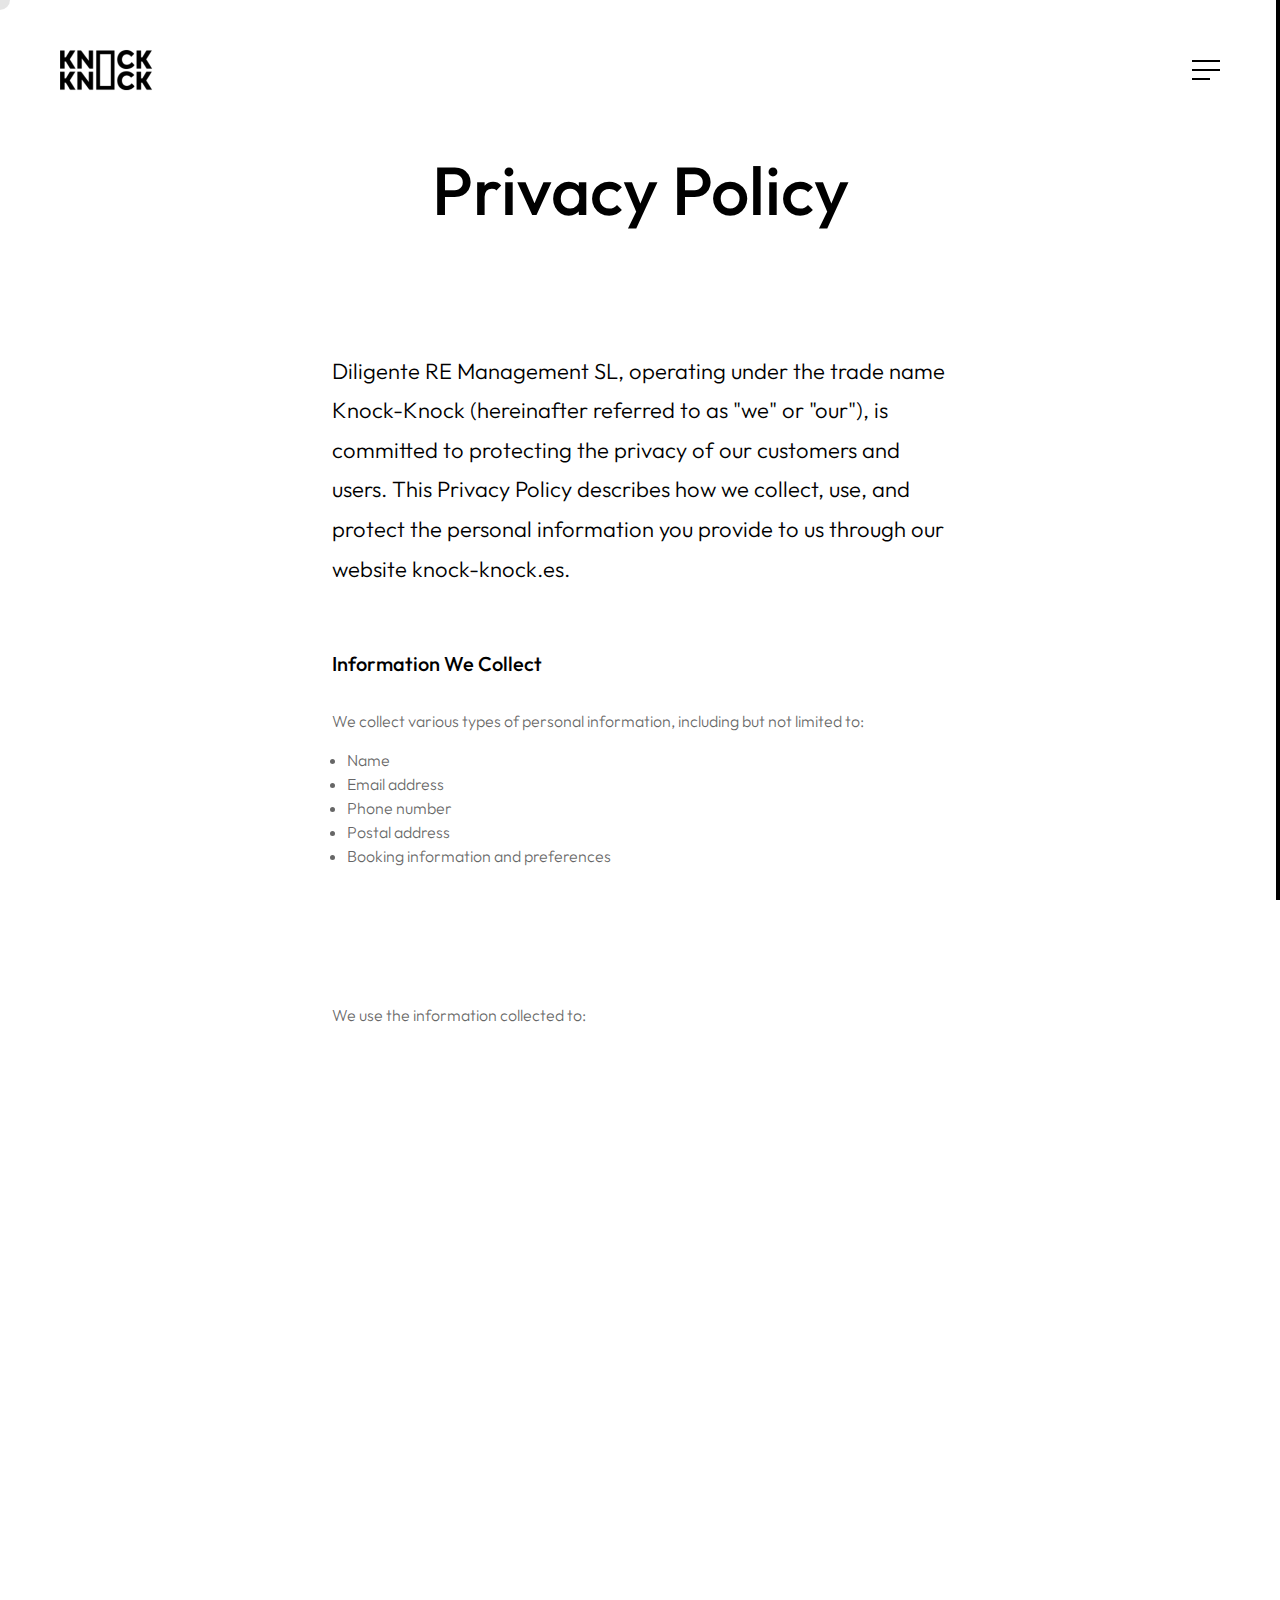
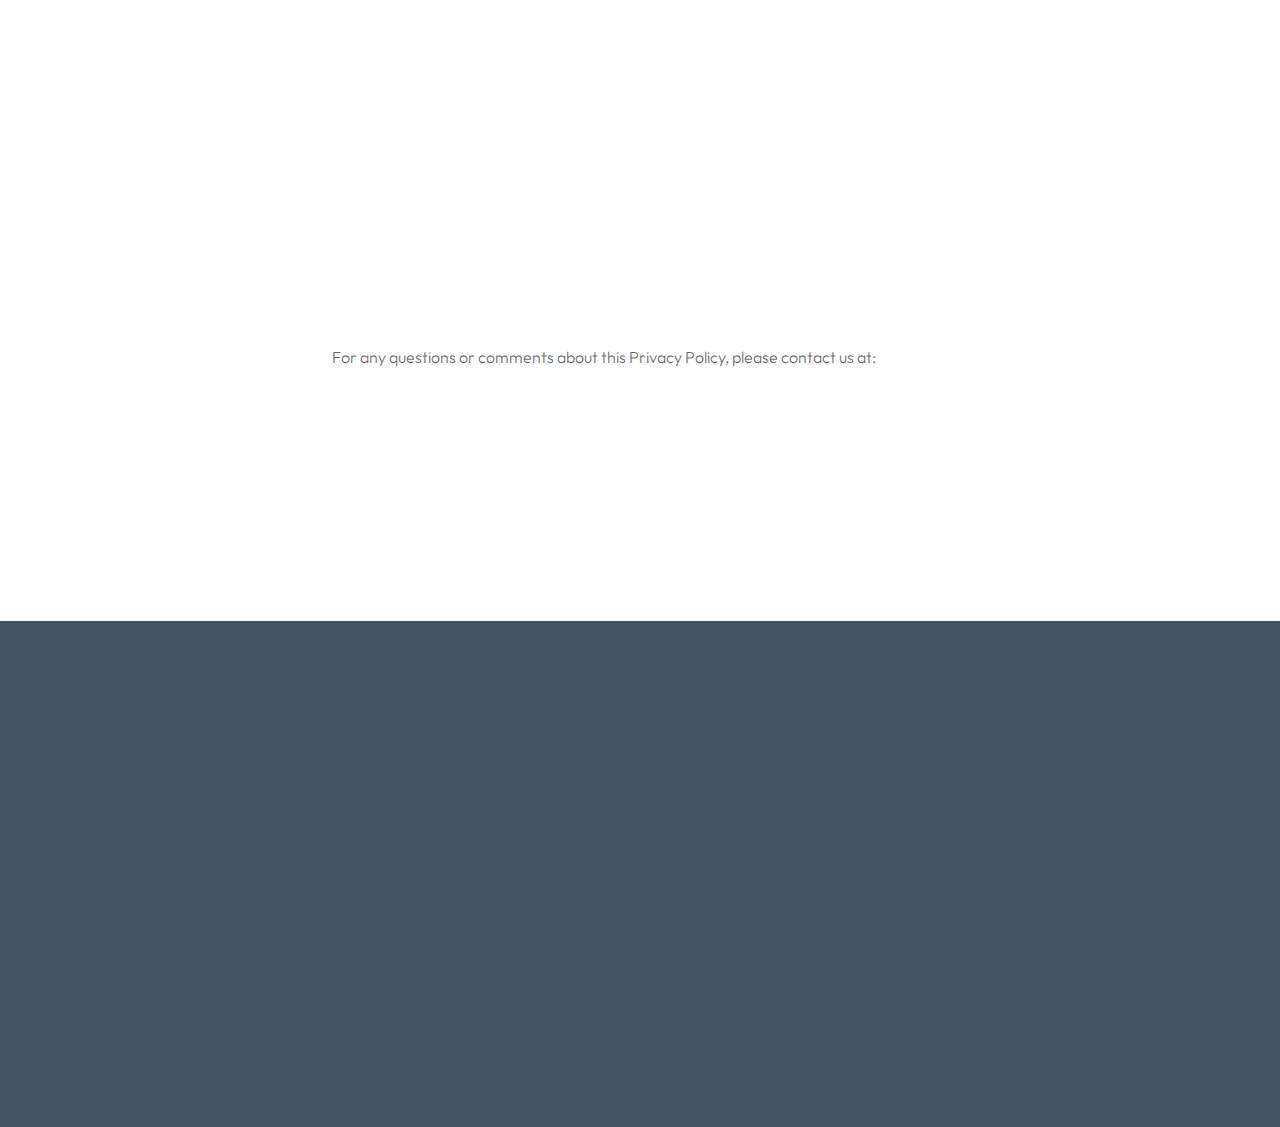
<file: privacy.html>
<!DOCTYPE html>
<html lang="zxx">

<head>

    <meta charset="UTF-8">
    <meta name="viewport" content="width=device-width, initial-scale=1.0">
    <meta http-equiv="X-UA-Compatible" content="ie=edge">

    <!-- bootstrap grid css -->
    <link rel="stylesheet" href="css/plugins/bootstrap-grid.css">
    <!-- font awesome css -->
    <link rel="stylesheet" href="css/plugins/font-awesome.min.css">
    <!-- swiper css -->
    <link rel="stylesheet" href="css/plugins/swiper.min.css">
    <!-- fancybox css -->
    <link rel="stylesheet" href="css/plugins/fancybox.min.css">
    <!-- ashley scss -->
    <link rel="stylesheet" href="css/style.css">
    <!-- page name -->
    <title>Privacy Policy</title>

</head>

<body>

    <!-- wrapper -->
    <div class="mil-wrapper" id="top">

        <!-- cursor -->
        <div class="mil-ball">
            <span class="mil-icon-1">
                <svg viewBox="0 0 128 128">
                    <path d="M106.1,41.9c-1.2-1.2-3.1-1.2-4.2,0c-1.2,1.2-1.2,3.1,0,4.2L116.8,61H11.2l14.9-14.9c1.2-1.2,1.2-3.1,0-4.2	c-1.2-1.2-3.1-1.2-4.2,0l-20,20c-1.2,1.2-1.2,3.1,0,4.2l20,20c0.6,0.6,1.4,0.9,2.1,0.9s1.5-0.3,2.1-0.9c1.2-1.2,1.2-3.1,0-4.2	L11.2,67h105.5l-14.9,14.9c-1.2,1.2-1.2,3.1,0,4.2c0.6,0.6,1.4,0.9,2.1,0.9s1.5-0.3,2.1-0.9l20-20c1.2-1.2,1.2-3.1,0-4.2L106.1,41.9	z" />
                </svg>
            </span>
            <div class="mil-more-text">More</div>
            <div class="mil-choose-text">Сhoose</div>
        </div>
        <!-- cursor end -->

        <!-- preloader -->
        <!-- <div class="mil-preloader">
            <div class="mil-preloader-animation">
                <div class="mil-pos-abs mil-animation-1">
                    <p class="mil-h3 mil-muted mil-thin">Pioneering</p>
                    <p class="mil-h3 mil-muted">Creative</p>
                    <p class="mil-h3 mil-muted mil-thin">Excellence</p>
                </div>
                <div class="mil-pos-abs mil-animation-2">
                    <div class="mil-reveal-frame">
                        <p class="mil-reveal-box"></p>
                        <p class="mil-h3 mil-muted mil-thin">ashley.com</p>
                    </div>
                </div>
            </div>
        </div> -->
        <!-- preloader end -->

        <!-- scrollbar progress -->
        <div class="mil-progress-track">
            <div class="mil-progress"></div>
        </div>
        <!-- scrollbar progress end -->

        <!-- menu -->
        <div class="mil-menu-frame">
            <!-- frame clone -->
            <div class="mil-frame-top">
                <!-- <a href="home-1.html" class="mil-logo">A.</a> -->
                <img class="mil-logo" src="/img/logo/white-monogram.png">
                <div class="mil-menu-btn">
                    <span></span>
                </div>
            </div>
            <!-- frame clone end -->
            <div class="container">
                <div class="mil-menu-content">
                    <div class="row">
                        <div class="col-xl-5">

                            <nav class="mil-main-menu" id="swupMenu">
                                <ul>
                                    <li class="mil-no-children">
                                        <a href="index.html">Homepage</a>
                                      
                                    </li>
                                
                                    <!-- <li class="mil-show-children2">
                                        <a href="#.">Services</a>
                                        <ul>
                                            <li style="margin-top: 40px;"><a href="services.html">Pricing</a></li>
                                            <li><a href="service.html#process">The process</a></li>
                                            <li><a href="faqs.html">FAQs</a></li>
                                            <li><a href="portfolio.html">Property portfolio</a></li>
                                        </ul>
                                    </li> -->
                                    <!-- <li class="mil-has-children">
                                        <a href="#.">The team</a>
                                        <ul>
                                            <li><a href="#ourteam">Who we are?</a></li>
                                            <li><a href="join-us.html">Work with us</a></li>
                                        </ul>
                                    </li> -->
                                    <li class="mil-no-children">
                                        <a href="index.html#ourteam">The team</a>
                                       
                                    </li>
                                    <li class="mil-no-children">
                                        <a href="contact.html">Get in touch</a>
                                    </li>
                                </ul>
                            </nav>

                        </div>
                        <div class="col-xl-7">

                            <div class="mil-menu-right-frame">
                                <!-- <div class="mil-animation-in">
                                    <div class="mil-animation-frame">
                                        <div class="mil-animation mil-position-1 mil-scale" data-value-1="2" data-value-2="2"></div>
                                    </div>
                                </div> -->
                                <div class="mil-menu-right">
                                    <div style="margin-top: 35px;"class="row custom-vertical-center">
                                        <!-- <div class="col-lg-8">

                                            <h6 class="mil-muted mil-mb-30">Success stories</h6>

                                            <ul class="mil-menu-list">
                                                <li><a href="project-1.html" class="mil-light-soft">San Marcos 17, Madrid</a></li>
                                                <li><a href="project-2.html" class="mil-light-soft">López Silva 2, Madrid</a></li>
                                                <li><a href="project-3.html" class="mil-light-soft">Duque de Alba 12, Madrid</a></li>
                                                <li><a href="project-4.html" class="mil-light-soft">Lexington Avenue 51st, New York</a></li>
                                              
                                                
                                            </ul>

                                        </div>  -->
                                        <div class="col-lg-12 mil-mb-60">

                                            <h6 class="mil-muted mil-mb-30">Useful links</h6>

                                            <ul class="mil-menu-list">
                                                <li><a href="privacy.html" class="mil-light-soft">Privacy Policy</a></li>
                                                <li><a href="terms.html" class="mil-light-soft">Terms and conditions</a></li>
                                                <li><a href="cookies.html" class="mil-light-soft">Cookie Policy</a></li>
                                                <li><a href="#." class="mil-light-soft">Careers</a></li>
                                            </ul>

                                        </div>
                                    </div>
                                    <div class="mil-divider mil-mb-60"></div>
                                    <!-- <div class="row justify-content-between">

                                        <div class="col-lg-4 mil-mb-60">

                                            <h6 class="mil-muted mil-mb-30">Madrid</h6>

                                            <p class="mil-light-soft mil-up">Paseo la Casttellana 71, Madrid 28022 <span class="mil-no-wrap">+34 174 705 812</span></p>

                                        </div>
                                        <div class="col-lg-4 mil-mb-60">

                                            <h6 class="mil-muted mil-mb-30">New York</h6>

                                            <p class="mil-light-soft">60 Fordham Drive, New York, NY 10040 <span class="mil-no-wrap">+1 174 705 811</span></p>

                                        </div>
                                    </div> -->
                                </div>
                            </div>

                        </div>
                    </div>
                </div>
            </div>
        </div>
        <!-- menu -->

        <!-- curtain -->
        <div class="mil-curtain"></div>
        <!-- curtain end -->

      <!-- frame -->
      <div class="mil-frame">
        <div class="mil-frame-top">
            <a href="index.html" class="logo-container">
                <img id="logoanimate" class="mil-logo" src="/img/logo/black-logo.png" alt="Logo">
            </a>
            <div class="mil-menu-btn">
                <span></span>
            </div>
        </div>
        <div class="mil-frame-bottom">
            <div class="mil-current-page"></div>
            <div class="mil-back-to-top">
                <a href="#top" class="mil-link mil-dark mil-arrow-place">
                    <span>Back to top</span>
                </a>
            </div>
        </div>
    </div>
<!-- frame end -->

        <!-- content -->
        <div class="mil-content">
            <div id="swupMain" class="mil-main-transition">

                <!-- banner -->
                <div class="mil-inner-banner">
                    <div class="mil-banner-content mil-center mil-up">
                        <div class="container">
                            <!-- <ul class="mil-breadcrumbs mil-center mil-mb-60">
                                <li><a href="home-1.html">Homepage</a></li>
                                <li><a href="blog.html">Blog</a></li>
                                <li><a href="blog.html">Publication</a></li>
                            </ul> -->
                            <h2>Privacy Policy</span></h2>
                        </div>
                    </div>
                </div>
                <!-- banner end -->

                <!-- publication -->
                <section id="blog">
                    <div class="container mil-p-120-90">
                        <div class="row justify-content-center">
                          
                            <div class="col-lg-8">

                                <p class="mil-text-xl mil-dark mil-up mil-mb-60">Diligente RE Management SL, operating under the trade name Knock-Knock (hereinafter referred to as "we" or "our"), is committed to protecting the privacy of our customers and users. This Privacy Policy describes how we collect, use, and protect the personal information you provide to us through our website knock-knock.es.</p>

                                <h5 class="mil-up mil-mb-30">Information We Collect</h5>
                                <p>We collect various types of personal information, including but not limited to:

                                    <ul style="padding: 15px;" class="mil-up mil-mb-60">
                                        <li>Name</li>
                                        <li>Email address</li>
                                        <li>Phone number</li>
                                        <li>Postal address</li>
                                        <li>Booking information and preferences</li>
                                    </ul>
                                </p>

                                <h5 class="mil-up mil-mb-30">Use of Information</h5>
                                <p>We use the information collected to:

                                    <ul style="padding: 15px;" class="mil-up mil-mb-60">
                                        <li>Process and manage your bookings</li>
                                        <li>Communicate with you about your bookings and our offers</li>
                                        <li>Improve our services and personalize your experience</li>
                                        <li>Comply with our legal obligations</li>
                                       
                                    </ul>
                                </p>
                                

                                <h5 class="mil-up mil-mb-30">Sharing of Information</h5>
                                <p class="mil-up mil-mb-60">We may share your information with trusted third parties who assist us in operating our website and providing our services, always under strict confidentiality agreements.</p>

                                <h5 class="mil-up mil-mb-30">Information Security</h5>
                                <p class="mil-up mil-mb-60">We implement various security measures to protect your personal information from unauthorized access, alteration, disclosure, or destruction.</p>

                                <h5 class="mil-up mil-mb-30">Your Rights</h5>
                                <p class="mil-up mil-mb-60">You have the right to access, correct, delete, or restrict the use of your personal information. To exercise these rights, please contact us at info@knock-knock.es.</p>


                                <h5 class="mil-up mil-mb-30">Changes to This Policy</h5>
                                <p class="mil-up mil-mb-60">We reserve the right to modify this Privacy Policy at any time. We will notify you of any changes through our website.</p>

                                <h5 class="mil-up mil-mb-30">Contact</h5>
                                <p>For any questions or comments about this Privacy Policy, please contact us at:

                                    <ul style="padding: 15px;" class="mil-up mil-mb-60">
                                        <li>Diligente RE Management SL</li>
                                        <li>Paseo de la Castellana, 150, 4 dcha, 28046, Madrid</li>
                                        <li>info@knock-knock.es</li>
                                       
                                    </ul>
                                </p>


                                
                            </div>
                        </div>
                    </div>
                </section>
                <!-- publication end -->

             

              <!-- footer -->
              <footer class="mil-darkblue-bg">
                <!-- <div class="mi-invert-fix"> -->
                    <div class="container mil-p-120-60">
                        <div class="row justify-content-between">
                            <div class="col-md-4 col-lg-4 mil-mb-60">

                                <div class="mil-muted mil-logo mil-up mil-mb-30">
                                    <img style="max-height: 60px;" src="/img/logo/white-logo.png">

                                </div>

                                <p class="mil-light-soft mil-up mil-mb-30">Let’s meet for coffee and talk things over!<br>Leave us your email and we’ll contact you to schedule. No spam, we promise.</p>

                                <form class="mil-subscribe-form mil-up">
                                    <input type="text" placeholder="What’s your email?">
                                    <button type="submit" class="mil-button mil-icon-button-sm mil-arrow-place"></button>
                                </form>

                            </div>
                            <div class="col-md-7 col-lg-6">
                                <div class="row justify-content-end">
                                    <div class="col-md-6 col-lg-7">

                                        <nav class="mil-footer-menu mil-mb-60">
                                            <ul>
                                                <li class="mil-up mil-active">
                                                    <a href="#">Home</a>
                                                </li>
                                                <!-- <li class="mil-up">
                                                    <a href="services.html">Services</a>
                                                </li> -->
                                                <li class="mil-up">
                                                    <a href="https://knock-temp.s3.eu-central-1.amazonaws.com/index.html#ourteam">The team</a>
                                                </li>
                                                <li class="mil-up">
                                                    <a href="contact.html">Get in touch</a>
                                                </li>
                                            
                                            </ul>
                                        </nav>

                                    </div>
                                    <div class="col-md-6 col-lg-5">

                                        <ul class="mil-menu-list mil-up mil-mb-60">
                                            <li><a href="privacy.html" class="mil-light-soft">Privacy Policy</a></li>
                                            <li><a href="terms.html" class="mil-light-soft">Terms and conditions</a></li>
                                            <li><a href="cookies.html" class="mil-light-soft">Cookie Policy</a></li>
                                            <li><a href="join-us.html" class="mil-light-soft">Careers</a></li>
                                        </ul>

                                    </div>
                                </div>
                            </div>
                        </div>

                        <!-- <div class="row justify-content-between flex-sm-row-reverse">
                            <div class="col-md-7 col-lg-6">

                                <div class="row justify-content-between">

                                    <div class="col-md-6 col-lg-5 mil-mb-60">

                                        <h6 class="mil-muted mil-up mil-mb-30">Madrid</h6>

                                        <p class="mil-light-soft mil-up">Paseo la Castellana 71, Madrid 28022 <span class="mil-no-wrap">+34 174 705 812</span></p>

                                    </div>
                                    <div class="col-md-6 col-lg-5 mil-mb-60">

                                        <h6 class="mil-muted mil-up mil-mb-30">New York</h6>

                                        <p class="mil-light-soft mil-up">60 Fordham Drive, New York, NY 10040 <span class="mil-no-wrap">+1 174 705 811</span></p>

                                    </div>
                                </div>

                            </div>
                            <div class="col-md-4 col-lg-6 mil-mb-60">

                                <div class="mil-vert-between">
                                    <div class="mil-mb-30">
                                        <ul class="mil-social-icons mil-up">
                                            <li><a href="#." target="_blank" class="social-icon"> <i class="far fa-circle"></i></a></li>
                                            <li><a href="#." target="_blank" class="social-icon"> <i class="far fa-circle"></i></a></li>
                                            <li><a href="#." target="_blank" class="social-icon"> <i class="far fa-circle"></i></a></li>
                                            <li><a href="#." target="_blank" class="social-icon"> <i class="far fa-circle"></i></a></li>
                                        </ul>
                                    </div>
                                    <p class="mil-light-soft mil-up">© Copyright 2024 - All Rights Reserved.</p>
                                </div>

                            </div>
                        </div> -->
                    </div>
                <!-- </div> Cierre del invert -->
            </footer>
            <!-- footer end -->

                <!-- hidden elements -->
                <div class="mil-hidden-elements">
                    <div class="mil-dodecahedron">
                        <div class="mil-pentagon">
                            <div></div>
                            <div></div>
                            <div></div>
                            <div></div>
                            <div></div>
                        </div>
                        <div class="mil-pentagon">
                            <div></div>
                            <div></div>
                            <div></div>
                            <div></div>
                            <div></div>
                        </div>
                        <div class="mil-pentagon">
                            <div></div>
                            <div></div>
                            <div></div>
                            <div></div>
                            <div></div>
                        </div>
                        <div class="mil-pentagon">
                            <div></div>
                            <div></div>
                            <div></div>
                            <div></div>
                            <div></div>
                        </div>
                        <div class="mil-pentagon">
                            <div></div>
                            <div></div>
                            <div></div>
                            <div></div>
                            <div></div>
                        </div>
                        <div class="mil-pentagon">
                            <div></div>
                            <div></div>
                            <div></div>
                            <div></div>
                            <div></div>
                        </div>
                        <div class="mil-pentagon">
                            <div></div>
                            <div></div>
                            <div></div>
                            <div></div>
                            <div></div>
                        </div>
                        <div class="mil-pentagon">
                            <div></div>
                            <div></div>
                            <div></div>
                            <div></div>
                            <div></div>
                        </div>
                        <div class="mil-pentagon">
                            <div></div>
                            <div></div>
                            <div></div>
                            <div></div>
                            <div></div>
                        </div>
                        <div class="mil-pentagon">
                            <div></div>
                            <div></div>
                            <div></div>
                            <div></div>
                            <div></div>
                        </div>
                        <div class="mil-pentagon">
                            <div></div>
                            <div></div>
                            <div></div>
                            <div></div>
                            <div></div>
                        </div>
                        <div class="mil-pentagon">
                            <div></div>
                            <div></div>
                            <div></div>
                            <div></div>
                            <div></div>
                        </div>
                    </div>

                    <svg xmlns="http://www.w3.org/2000/svg" viewBox="0 0 24 24" class="mil-arrow">
                        <path d="M 14 5.3417969 C 13.744125 5.3417969 13.487969 5.4412187 13.292969 5.6367188 L 13.207031 5.7226562 C 12.816031 6.1136563 12.816031 6.7467188 13.207031 7.1367188 L 17.070312 11 L 4 11 C 3.448 11 3 11.448 3 12 C 3 12.552 3.448 13 4 13 L 17.070312 13 L 13.207031 16.863281 C 12.816031 17.254281 12.816031 17.887344 13.207031 18.277344 L 13.292969 18.363281 C 13.683969 18.754281 14.317031 18.754281 14.707031 18.363281 L 20.363281 12.707031 C 20.754281 12.316031 20.754281 11.682969 20.363281 11.292969 L 14.707031 5.6367188 C 14.511531 5.4412187 14.255875 5.3417969 14 5.3417969 z" />
                    </svg>

                    <svg width="250" viewBox="0 0 300 1404" fill="none" xmlns="http://www.w3.org/2000/svg" class="mil-lines">
                        <path fill-rule="evenodd" clip-rule="evenodd" d="M1 892L1 941H299V892C299 809.71 232.29 743 150 743C67.7096 743 1 809.71 1 892ZM0 942H300V892C300 809.157 232.843 742 150 742C67.1573 742 0 809.157 0 892L0 942Z" class="mil-move" />
                        <path fill-rule="evenodd" clip-rule="evenodd" d="M299 146V97L1 97V146C1 228.29 67.7096 295 150 295C232.29 295 299 228.29 299 146ZM300 96L0 96V146C0 228.843 67.1573 296 150 296C232.843 296 300 228.843 300 146V96Z" class="mil-move" />
                        <path fill-rule="evenodd" clip-rule="evenodd" d="M299 1H1V1403H299V1ZM0 0V1404H300V0H0Z" />
                        <path fill-rule="evenodd" clip-rule="evenodd" d="M150 -4.37115e-08L150 1404L149 1404L149 0L150 -4.37115e-08Z" />
                        <path fill-rule="evenodd" clip-rule="evenodd" d="M150 1324C232.29 1324 299 1257.29 299 1175C299 1092.71 232.29 1026 150 1026C67.7096 1026 1 1092.71 1 1175C1 1257.29 67.7096 1324 150 1324ZM150 1325C232.843 1325 300 1257.84 300 1175C300 1092.16 232.843 1025 150 1025C67.1573 1025 0 1092.16 0 1175C0 1257.84 67.1573 1325 150 1325Z" class="mil-move" />
                        <path fill-rule="evenodd" clip-rule="evenodd" d="M300 1175H0V1174H300V1175Z" class="mil-move" />
                        <path fill-rule="evenodd" clip-rule="evenodd" d="M150 678C232.29 678 299 611.29 299 529C299 446.71 232.29 380 150 380C67.7096 380 1 446.71 1 529C1 611.29 67.7096 678 150 678ZM150 679C232.843 679 300 611.843 300 529C300 446.157 232.843 379 150 379C67.1573 379 0 446.157 0 529C0 611.843 67.1573 679 150 679Z" class="mil-move" />
                        <path fill-rule="evenodd" clip-rule="evenodd" d="M299 380H1V678H299V380ZM0 379V679H300V379H0Z" class="mil-move" />
                    </svg>
                </div>
                <!-- hidden elements end -->

            </div>
        </div>
        <!-- content -->
    </div>
    <!-- wrapper end -->

    <!-- jQuery js -->
    <script src="js/plugins/jquery.min.js"></script>
    <!-- swup js -->
    <script src="js/plugins/swup.min.js"></script>
    <!-- swiper js -->
    <script src="js/plugins/swiper.min.js"></script>
    <!-- fancybox js -->
    <script src="js/plugins/fancybox.min.js"></script>
    <!-- gsap js -->
    <script src="js/plugins/gsap.min.js"></script>
    <!-- scroll smoother -->
    <script src="js/plugins/smooth-scroll.js"></script>
    <!-- scroll trigger js -->
    <script src="js/plugins/ScrollTrigger.min.js"></script>
    <!-- scroll to js -->
    <script src="js/plugins/ScrollTo.min.js"></script>
    <!-- ashley js -->
    <script src="js/main.js"></script>

</body>

</html>
</file>
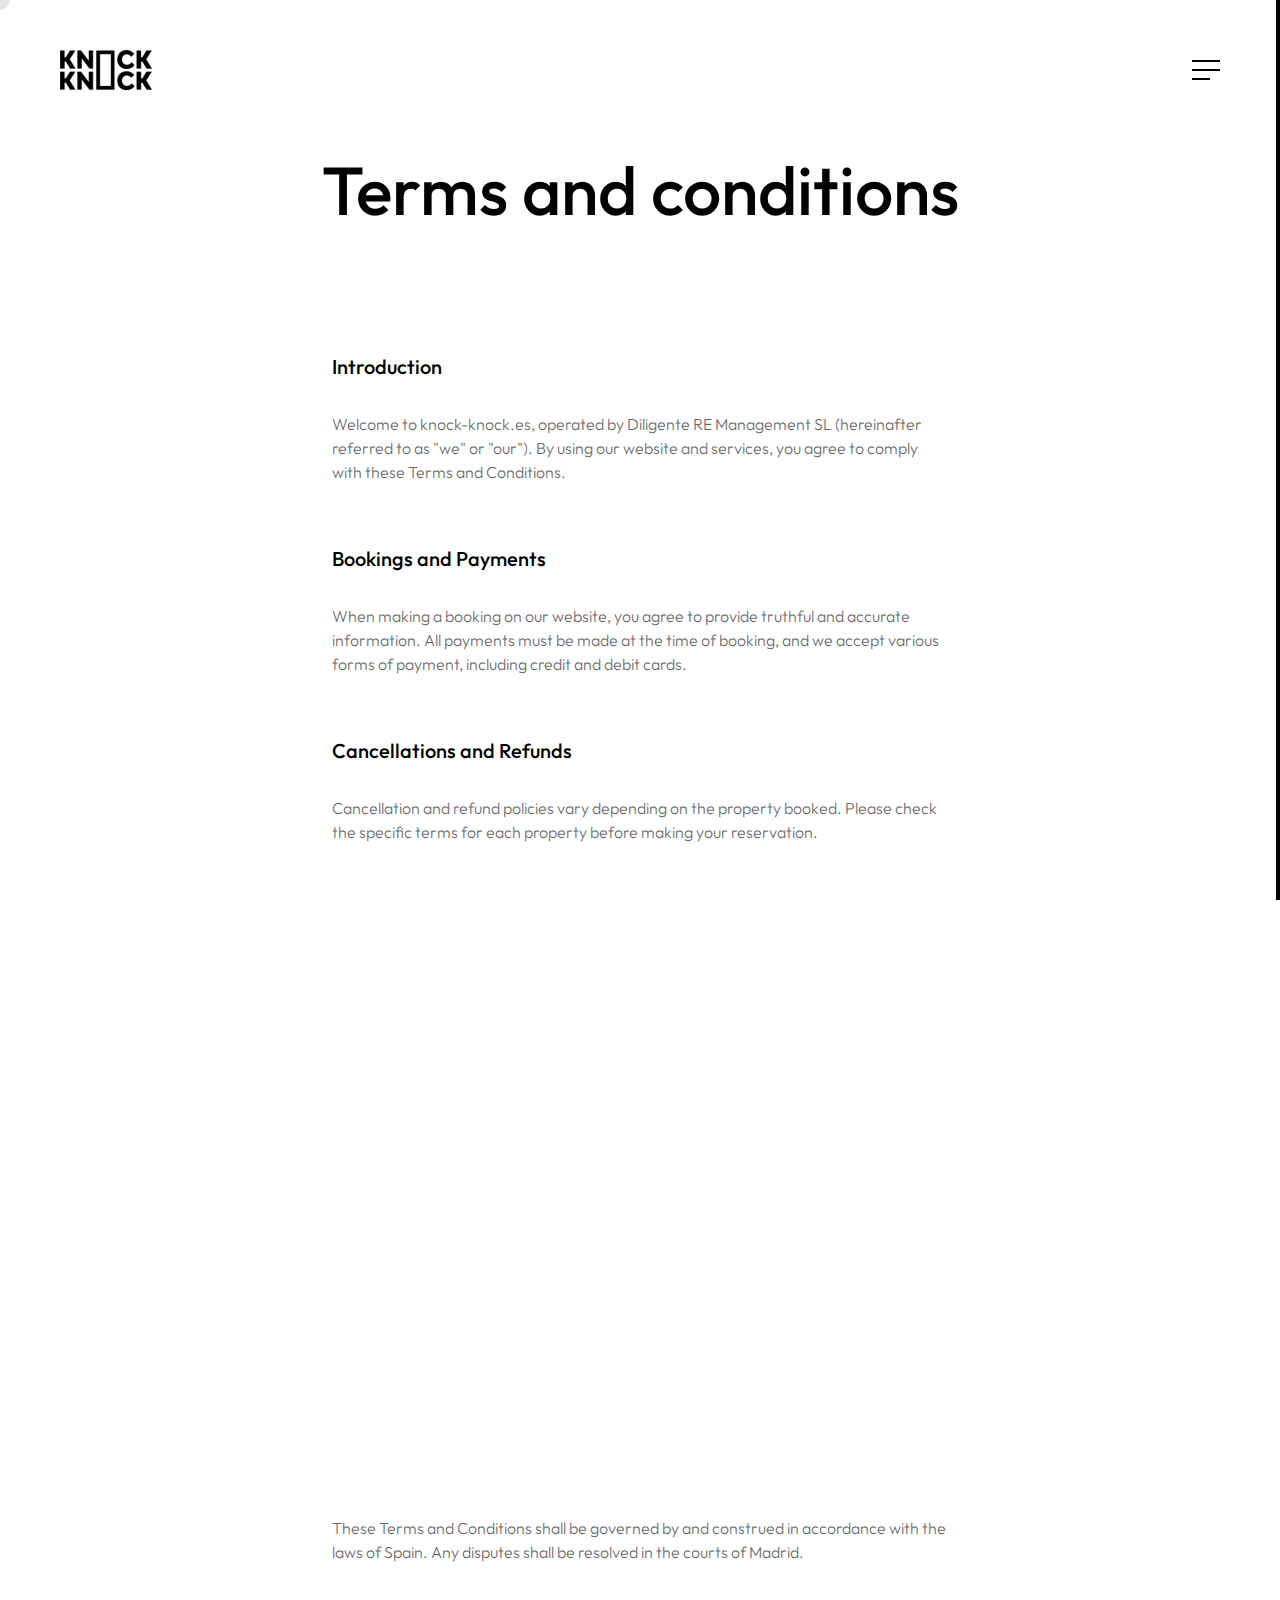
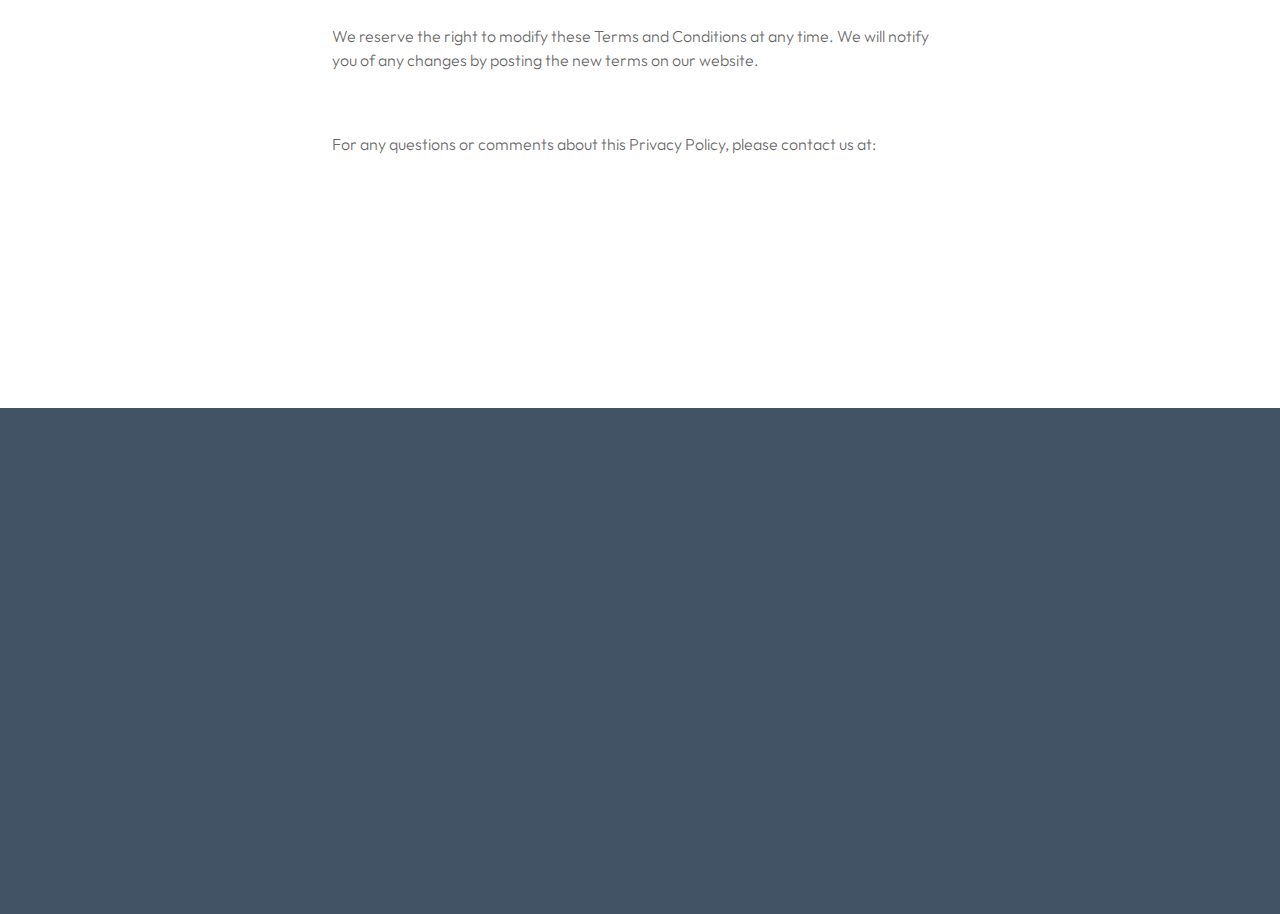
<file: terms.html>
<!DOCTYPE html>
<html lang="zxx">

<head>

    <meta charset="UTF-8">
    <meta name="viewport" content="width=device-width, initial-scale=1.0">
    <meta http-equiv="X-UA-Compatible" content="ie=edge">

    <!-- bootstrap grid css -->
    <link rel="stylesheet" href="css/plugins/bootstrap-grid.css">
    <!-- font awesome css -->
    <link rel="stylesheet" href="css/plugins/font-awesome.min.css">
    <!-- swiper css -->
    <link rel="stylesheet" href="css/plugins/swiper.min.css">
    <!-- fancybox css -->
    <link rel="stylesheet" href="css/plugins/fancybox.min.css">
    <!-- ashley scss -->
    <link rel="stylesheet" href="css/style.css">
    <!-- page name -->
    <title>Terms and Conditions</title>

</head>

<body>

    <!-- wrapper -->
    <div class="mil-wrapper" id="top">

        <!-- cursor -->
        <div class="mil-ball">
            <span class="mil-icon-1">
                <svg viewBox="0 0 128 128">
                    <path d="M106.1,41.9c-1.2-1.2-3.1-1.2-4.2,0c-1.2,1.2-1.2,3.1,0,4.2L116.8,61H11.2l14.9-14.9c1.2-1.2,1.2-3.1,0-4.2	c-1.2-1.2-3.1-1.2-4.2,0l-20,20c-1.2,1.2-1.2,3.1,0,4.2l20,20c0.6,0.6,1.4,0.9,2.1,0.9s1.5-0.3,2.1-0.9c1.2-1.2,1.2-3.1,0-4.2	L11.2,67h105.5l-14.9,14.9c-1.2,1.2-1.2,3.1,0,4.2c0.6,0.6,1.4,0.9,2.1,0.9s1.5-0.3,2.1-0.9l20-20c1.2-1.2,1.2-3.1,0-4.2L106.1,41.9	z" />
                </svg>
            </span>
            <div class="mil-more-text">More</div>
            <div class="mil-choose-text">Сhoose</div>
        </div>
        <!-- cursor end -->

        <!-- preloader -->
        <!-- <div class="mil-preloader">
            <div class="mil-preloader-animation">
                <div class="mil-pos-abs mil-animation-1">
                    <p class="mil-h3 mil-muted mil-thin">Pioneering</p>
                    <p class="mil-h3 mil-muted">Creative</p>
                    <p class="mil-h3 mil-muted mil-thin">Excellence</p>
                </div>
                <div class="mil-pos-abs mil-animation-2">
                    <div class="mil-reveal-frame">
                        <p class="mil-reveal-box"></p>
                        <p class="mil-h3 mil-muted mil-thin">ashley.com</p>
                    </div>
                </div>
            </div>
        </div> -->
        <!-- preloader end -->

        <!-- scrollbar progress -->
        <div class="mil-progress-track">
            <div class="mil-progress"></div>
        </div>
        <!-- scrollbar progress end -->
<!-- menu -->
<div class="mil-menu-frame">
    <!-- frame clone -->
    <div class="mil-frame-top">
        <!-- <a href="home-1.html" class="mil-logo">A.</a> -->
        <img class="mil-logo" src="/img/logo/white-monogram.png">
        <div class="mil-menu-btn">
            <span></span>
        </div>
    </div>
    <!-- frame clone end -->
    <div class="container">
        <div class="mil-menu-content">
            <div class="row">
                <div class="col-xl-5">

                    <nav class="mil-main-menu" id="swupMenu">
                        <ul>
                            <li class="mil-no-children">
                                <a href="index.html">Homepage</a>
                              
                            </li>
                        
                            <!-- <li class="mil-show-children2">
                                <a href="#.">Services</a>
                                <ul>
                                    <li style="margin-top: 40px;"><a href="services.html">Pricing</a></li>
                                    <li><a href="service.html#process">The process</a></li>
                                    <li><a href="faqs.html">FAQs</a></li>
                                    <li><a href="portfolio.html">Property portfolio</a></li>
                                </ul>
                            </li> -->
                            <!-- <li class="mil-has-children">
                                <a href="#.">The team</a>
                                <ul>
                                    <li><a href="#ourteam">Who we are?</a></li>
                                    <li><a href="join-us.html">Work with us</a></li>
                                </ul>
                            </li> -->
                            <li class="mil-no-children">
                                <a href="#ourteam">The team</a>
                               
                            </li>
                            <li class="mil-no-children">
                                <a href="contact.html">Get in touch</a>
                            </li>
                        </ul>
                    </nav>

                </div>
                <div class="col-xl-7">

                    <div class="mil-menu-right-frame">
                        <!-- <div class="mil-animation-in">
                            <div class="mil-animation-frame">
                                <div class="mil-animation mil-position-1 mil-scale" data-value-1="2" data-value-2="2"></div>
                            </div>
                        </div> -->
                        <div class="mil-menu-right">
                            <div style="margin-top: 35px;"class="row custom-vertical-center">
                                <!-- <div class="col-lg-8">

                                    <h6 class="mil-muted mil-mb-30">Success stories</h6>

                                    <ul class="mil-menu-list">
                                        <li><a href="project-1.html" class="mil-light-soft">San Marcos 17, Madrid</a></li>
                                        <li><a href="project-2.html" class="mil-light-soft">López Silva 2, Madrid</a></li>
                                        <li><a href="project-3.html" class="mil-light-soft">Duque de Alba 12, Madrid</a></li>
                                        <li><a href="project-4.html" class="mil-light-soft">Lexington Avenue 51st, New York</a></li>
                                      
                                        
                                    </ul>

                                </div>  -->
                                <div class="col-lg-12 mil-mb-60">

                                    <h6 class="mil-muted mil-mb-30">Useful links</h6>

                                    <ul class="mil-menu-list">
                                        <li><a href="privacy.html" class="mil-light-soft">Privacy Policy</a></li>
                                        <li><a href="terms.html" class="mil-light-soft">Terms and conditions</a></li>
                                        <li><a href="cookies.html" class="mil-light-soft">Cookie Policy</a></li>
                                        <li><a href="#." class="mil-light-soft">Careers</a></li>
                                    </ul>

                                </div>
                            </div>
                            <div class="mil-divider mil-mb-60"></div>
                            <!-- <div class="row justify-content-between">

                                <div class="col-lg-4 mil-mb-60">

                                    <h6 class="mil-muted mil-mb-30">Madrid</h6>

                                    <p class="mil-light-soft mil-up">Paseo la Casttellana 71, Madrid 28022 <span class="mil-no-wrap">+34 174 705 812</span></p>

                                </div>
                                <div class="col-lg-4 mil-mb-60">

                                    <h6 class="mil-muted mil-mb-30">New York</h6>

                                    <p class="mil-light-soft">60 Fordham Drive, New York, NY 10040 <span class="mil-no-wrap">+1 174 705 811</span></p>

                                </div>
                            </div> -->
                        </div>
                    </div>

                </div>
            </div>
        </div>
    </div>
</div>
<!-- menu -->

        <!-- curtain -->
        <div class="mil-curtain"></div>
        <!-- curtain end -->

     <!-- frame -->
     <div class="mil-frame">
        <div class="mil-frame-top">
            <a href="index.html" class="logo-container">
                <img id="logoanimate" class="mil-logo" src="/img/logo/black-logo.png" alt="Logo">
            </a>
            <div class="mil-menu-btn">
                <span></span>
            </div>
        </div>
        <div class="mil-frame-bottom">
            <div class="mil-current-page"></div>
            <div class="mil-back-to-top">
                <a href="#top" class="mil-link mil-dark mil-arrow-place">
                    <span>Back to top</span>
                </a>
            </div>
        </div>
    </div>
<!-- frame end -->

        <!-- content -->
        <div class="mil-content">
            <div id="swupMain" class="mil-main-transition">

                <!-- banner -->
                <div class="mil-inner-banner">
                    <div class="mil-banner-content mil-center mil-up">
                        <div class="container">
                            <!-- <ul class="mil-breadcrumbs mil-center mil-mb-60">
                                <li><a href="home-1.html">Homepage</a></li>
                                <li><a href="blog.html">Blog</a></li>
                                <li><a href="blog.html">Publication</a></li>
                            </ul> -->
                            <h2>Terms and conditions</span></h2>
                        </div>
                    </div>
                </div>
                <!-- banner end -->

                <!-- publication -->
                <section id="blog">
                    <div class="container mil-p-120-90">
                        <div class="row justify-content-center">
                          
                            <div class="col-lg-8">

                                
                                <h5 class="mil-up mil-mb-30">Introduction</h5>
                                <p class="mil-up mil-mb-60">Welcome to knock-knock.es, operated by Diligente RE Management SL (hereinafter referred to as "we" or "our"). By using our website and services, you agree to comply with these Terms and Conditions.</p>

                                <h5 class="mil-up mil-mb-30">Bookings and Payments</h5>
                                <p class="mil-up mil-mb-60">When making a booking on our website, you agree to provide truthful and accurate information. All payments must be made at the time of booking, and we accept various forms of payment, including credit and debit cards.</p>

                                <h5 class="mil-up mil-mb-30">Cancellations and Refunds</h5>
                                <p class="mil-up mil-mb-60">Cancellation and refund policies vary depending on the property booked. Please check the specific terms for each property before making your reservation.</p>


                                <h5 class="mil-up mil-mb-30">User Responsibilities</h5>
                                <p class="mil-up mil-mb-60">You are responsible for ensuring that all booking details are correct and for notifying us immediately of any errors or changes. You are also responsible for maintaining the confidentiality of your login information.</p>

                                <h5 class="mil-up mil-mb-30">Intellectual Property</h5>
                                <p class="mil-up mil-mb-60">All content on our website, including texts, graphics, logos, and software, is the property of Diligente RE Management SL or our licensors and is protected by intellectual property laws.</p>


                                <h5 class="mil-up mil-mb-30">Limitation of Liability</h5>
                                <p class="mil-up mil-mb-60">To the maximum extent permitted by law, we shall not be liable for any direct, indirect, incidental, or consequential damages arising from the use of our website or services.</p>

                                <h5 class="mil-up mil-mb-30">Governing Law</h5>
                                <p>These Terms and Conditions shall be governed by and construed in accordance with the laws of Spain. Any disputes shall be resolved in the courts of Madrid.</p>

                                <h5 class="mil-up mil-mb-30">Changes to These Terms</h5>
                                <p>We reserve the right to modify these Terms and Conditions at any time. We will notify you of any changes by posting the new terms on our website.</p>

                                <h5 class="mil-up mil-mb-30">Contact</h5>
                                <p>For any questions or comments about this Privacy Policy, please contact us at:

                                    <ul style="padding: 15px;" class="mil-up mil-mb-60">
                                        <li>Diligente RE Management SL</li>
                                        <li>Paseo de la Castellana, 150, 4 dcha, 28046, Madrid</li>
                                        <li>info@knock-knock.es</li>
                                       
                                    </ul>
                                </p>


                                
                            </div>
                        </div>
                    </div>
                </section>
                <!-- publication end -->

             

                 <!-- footer -->
                <footer class="mil-darkblue-bg">
                    <!-- <div class="mi-invert-fix"> -->
                        <div class="container mil-p-120-60">
                            <div class="row justify-content-between">
                                <div class="col-md-4 col-lg-4 mil-mb-60">

                                    <div class="mil-muted mil-logo mil-up mil-mb-30">
                                        <img style="max-height: 60px;" src="/img/logo/white-logo.png">

                                    </div>

                                    <p class="mil-light-soft mil-up mil-mb-30">Let’s meet for coffee and talk things over!<br>Leave us your email and we’ll contact you to schedule. No spam, we promise.</p>

                                    <form class="mil-subscribe-form mil-up">
                                        <input type="text" placeholder="What’s your email?">
                                        <button type="submit" class="mil-button mil-icon-button-sm mil-arrow-place"></button>
                                    </form>

                                </div>
                                <div class="col-md-7 col-lg-6">
                                    <div class="row justify-content-end">
                                        <div class="col-md-6 col-lg-7">

                                            <nav class="mil-footer-menu mil-mb-60">
                                                <ul>
                                                    <li class="mil-up mil-active">
                                                        <a href="#">Home</a>
                                                    </li>
                                                    <!-- <li class="mil-up">
                                                        <a href="services.html">Services</a>
                                                    </li> -->
                                                    <li class="mil-up">
                                                        <a href="https://knock-temp.s3.eu-central-1.amazonaws.com/index.html#ourteam">The team</a>
                                                    </li>
                                                    <li class="mil-up">
                                                        <a href="contact.html">Get in touch</a>
                                                    </li>
                                                
                                                </ul>
                                            </nav>

                                        </div>
                                        <div class="col-md-6 col-lg-5">

                                            <ul class="mil-menu-list mil-up mil-mb-60">
                                                <li><a href="privacy.html" class="mil-light-soft">Privacy Policy</a></li>
                                                <li><a href="terms.html" class="mil-light-soft">Terms and conditions</a></li>
                                                <li><a href="cookies.html" class="mil-light-soft">Cookie Policy</a></li>
                                                <li><a href="join-us.html" class="mil-light-soft">Careers</a></li>
                                            </ul>

                                        </div>
                                    </div>
                                </div>
                            </div>

                            <!-- <div class="row justify-content-between flex-sm-row-reverse">
                                <div class="col-md-7 col-lg-6">

                                    <div class="row justify-content-between">

                                        <div class="col-md-6 col-lg-5 mil-mb-60">

                                            <h6 class="mil-muted mil-up mil-mb-30">Madrid</h6>

                                            <p class="mil-light-soft mil-up">Paseo la Castellana 71, Madrid 28022 <span class="mil-no-wrap">+34 174 705 812</span></p>

                                        </div>
                                        <div class="col-md-6 col-lg-5 mil-mb-60">

                                            <h6 class="mil-muted mil-up mil-mb-30">New York</h6>

                                            <p class="mil-light-soft mil-up">60 Fordham Drive, New York, NY 10040 <span class="mil-no-wrap">+1 174 705 811</span></p>

                                        </div>
                                    </div>

                                </div>
                                <div class="col-md-4 col-lg-6 mil-mb-60">

                                    <div class="mil-vert-between">
                                        <div class="mil-mb-30">
                                            <ul class="mil-social-icons mil-up">
                                                <li><a href="#." target="_blank" class="social-icon"> <i class="far fa-circle"></i></a></li>
                                                <li><a href="#." target="_blank" class="social-icon"> <i class="far fa-circle"></i></a></li>
                                                <li><a href="#." target="_blank" class="social-icon"> <i class="far fa-circle"></i></a></li>
                                                <li><a href="#." target="_blank" class="social-icon"> <i class="far fa-circle"></i></a></li>
                                            </ul>
                                        </div>
                                        <p class="mil-light-soft mil-up">© Copyright 2024 - All Rights Reserved.</p>
                                    </div>

                                </div>
                            </div> -->
                        </div>
                    <!-- </div> Cierre del invert -->
                </footer>
                <!-- footer end -->

                <!-- hidden elements -->
                <div class="mil-hidden-elements">
                    <div class="mil-dodecahedron">
                        <div class="mil-pentagon">
                            <div></div>
                            <div></div>
                            <div></div>
                            <div></div>
                            <div></div>
                        </div>
                        <div class="mil-pentagon">
                            <div></div>
                            <div></div>
                            <div></div>
                            <div></div>
                            <div></div>
                        </div>
                        <div class="mil-pentagon">
                            <div></div>
                            <div></div>
                            <div></div>
                            <div></div>
                            <div></div>
                        </div>
                        <div class="mil-pentagon">
                            <div></div>
                            <div></div>
                            <div></div>
                            <div></div>
                            <div></div>
                        </div>
                        <div class="mil-pentagon">
                            <div></div>
                            <div></div>
                            <div></div>
                            <div></div>
                            <div></div>
                        </div>
                        <div class="mil-pentagon">
                            <div></div>
                            <div></div>
                            <div></div>
                            <div></div>
                            <div></div>
                        </div>
                        <div class="mil-pentagon">
                            <div></div>
                            <div></div>
                            <div></div>
                            <div></div>
                            <div></div>
                        </div>
                        <div class="mil-pentagon">
                            <div></div>
                            <div></div>
                            <div></div>
                            <div></div>
                            <div></div>
                        </div>
                        <div class="mil-pentagon">
                            <div></div>
                            <div></div>
                            <div></div>
                            <div></div>
                            <div></div>
                        </div>
                        <div class="mil-pentagon">
                            <div></div>
                            <div></div>
                            <div></div>
                            <div></div>
                            <div></div>
                        </div>
                        <div class="mil-pentagon">
                            <div></div>
                            <div></div>
                            <div></div>
                            <div></div>
                            <div></div>
                        </div>
                        <div class="mil-pentagon">
                            <div></div>
                            <div></div>
                            <div></div>
                            <div></div>
                            <div></div>
                        </div>
                    </div>

                    <svg xmlns="http://www.w3.org/2000/svg" viewBox="0 0 24 24" class="mil-arrow">
                        <path d="M 14 5.3417969 C 13.744125 5.3417969 13.487969 5.4412187 13.292969 5.6367188 L 13.207031 5.7226562 C 12.816031 6.1136563 12.816031 6.7467188 13.207031 7.1367188 L 17.070312 11 L 4 11 C 3.448 11 3 11.448 3 12 C 3 12.552 3.448 13 4 13 L 17.070312 13 L 13.207031 16.863281 C 12.816031 17.254281 12.816031 17.887344 13.207031 18.277344 L 13.292969 18.363281 C 13.683969 18.754281 14.317031 18.754281 14.707031 18.363281 L 20.363281 12.707031 C 20.754281 12.316031 20.754281 11.682969 20.363281 11.292969 L 14.707031 5.6367188 C 14.511531 5.4412187 14.255875 5.3417969 14 5.3417969 z" />
                    </svg>

                    <svg width="250" viewBox="0 0 300 1404" fill="none" xmlns="http://www.w3.org/2000/svg" class="mil-lines">
                        <path fill-rule="evenodd" clip-rule="evenodd" d="M1 892L1 941H299V892C299 809.71 232.29 743 150 743C67.7096 743 1 809.71 1 892ZM0 942H300V892C300 809.157 232.843 742 150 742C67.1573 742 0 809.157 0 892L0 942Z" class="mil-move" />
                        <path fill-rule="evenodd" clip-rule="evenodd" d="M299 146V97L1 97V146C1 228.29 67.7096 295 150 295C232.29 295 299 228.29 299 146ZM300 96L0 96V146C0 228.843 67.1573 296 150 296C232.843 296 300 228.843 300 146V96Z" class="mil-move" />
                        <path fill-rule="evenodd" clip-rule="evenodd" d="M299 1H1V1403H299V1ZM0 0V1404H300V0H0Z" />
                        <path fill-rule="evenodd" clip-rule="evenodd" d="M150 -4.37115e-08L150 1404L149 1404L149 0L150 -4.37115e-08Z" />
                        <path fill-rule="evenodd" clip-rule="evenodd" d="M150 1324C232.29 1324 299 1257.29 299 1175C299 1092.71 232.29 1026 150 1026C67.7096 1026 1 1092.71 1 1175C1 1257.29 67.7096 1324 150 1324ZM150 1325C232.843 1325 300 1257.84 300 1175C300 1092.16 232.843 1025 150 1025C67.1573 1025 0 1092.16 0 1175C0 1257.84 67.1573 1325 150 1325Z" class="mil-move" />
                        <path fill-rule="evenodd" clip-rule="evenodd" d="M300 1175H0V1174H300V1175Z" class="mil-move" />
                        <path fill-rule="evenodd" clip-rule="evenodd" d="M150 678C232.29 678 299 611.29 299 529C299 446.71 232.29 380 150 380C67.7096 380 1 446.71 1 529C1 611.29 67.7096 678 150 678ZM150 679C232.843 679 300 611.843 300 529C300 446.157 232.843 379 150 379C67.1573 379 0 446.157 0 529C0 611.843 67.1573 679 150 679Z" class="mil-move" />
                        <path fill-rule="evenodd" clip-rule="evenodd" d="M299 380H1V678H299V380ZM0 379V679H300V379H0Z" class="mil-move" />
                    </svg>
                </div>
                <!-- hidden elements end -->

            </div>
        </div>
        <!-- content -->
    </div>
    <!-- wrapper end -->

    <!-- jQuery js -->
    <script src="js/plugins/jquery.min.js"></script>
    <!-- swup js -->
    <script src="js/plugins/swup.min.js"></script>
    <!-- swiper js -->
    <script src="js/plugins/swiper.min.js"></script>
    <!-- fancybox js -->
    <script src="js/plugins/fancybox.min.js"></script>
    <!-- gsap js -->
    <script src="js/plugins/gsap.min.js"></script>
    <!-- scroll smoother -->
    <script src="js/plugins/smooth-scroll.js"></script>
    <!-- scroll trigger js -->
    <script src="js/plugins/ScrollTrigger.min.js"></script>
    <!-- scroll to js -->
    <script src="js/plugins/ScrollTo.min.js"></script>
    <!-- ashley js -->
    <script src="js/main.js"></script>

</body>

</html>
</file>
<file: css/style.css>
/* -------------------------------------------

Name: 		Knock-Knock Website Style


------------------------------------------- */
/*--------------------------------------------

1. common
    - main
    - typography
    - link
    - button
    - form
    - breadcrumbs
    - backgrounds
    - spaces
2. components
    - preloader
    - cursor
    - hidden elements
    - scrollbar
    - frame
    - menu button
    - menu 
    - banner
    - circle text
    - lines
    - dodecahedron
    - about
    - partners
    - services
    - team
    - social icons
    - revievs
    - blog
    - footer
    - portfolio
    - map
    - accordion
    - price
    - 404
    - images
    - page transitions


--------------------------------------------*/
@import url("https://fonts.googleapis.com/css2?family=Outfit:wght@100;200;300;400;500;600;700;800;900&display=swap");
@import url(https://cdnjs.cloudflare.com/ajax/libs/font-awesome/5.15.0/css/all.min.css);
/* -------------------------------------------

main

------------------------------------------- */
*,
*:before,
*:after {
  -webkit-box-sizing: border-box;
          box-sizing: border-box;
  padding: 0;
  margin: 0;
}

html,
body {
  padding: 0;
  margin: 0;
  font-family: "Outfit", sans-serif;
  font-size: 16px;
  font-weight: 300;
  color: rgba(0, 0, 0, .6);
  line-height: 150%;
  -ms-scroll-chaining: none;
      overscroll-behavior: none;
}
@media screen and (max-width: 768px) {
  html,
body {
    font-size: 15px;
  }
}

*::-moz-selection {
  color: inherit;
  background-color: transparent;
}

*::selection {
  color: inherit;
  background-color: transparent;
}

.mil-wrapper {
  position: relative;
  overflow: hidden;
  max-width: 100%;
}

.container {
  pointer-events: all;
}

.mil-relative {
  position: relative;
}

.mil-o-hidden {
  overflow: hidden;
}

.mil-flex {
  display: -webkit-box;
  display: -ms-flexbox;
  display: flex;
}

.mil-vert-between {
  display: -webkit-box;
  display: -ms-flexbox;
  display: flex;
  -webkit-box-orient: vertical;
  -webkit-box-direction: normal;
      -ms-flex-direction: column;
          flex-direction: column;
  -webkit-box-pack: justify;
      -ms-flex-pack: justify;
          justify-content: space-between;
  height: 100%;
}

@media screen and (max-width: 992px) {
  .mil-mobile-hidden {
    display: none;
  }
}

section {
  position: relative;
  overflow: hidden;
}

/* -------------------------------------------

typography

------------------------------------------- */
h1,
.mil-h1,
h2,
.mil-h12,
h3,
.mil-h3,
h4,
.mil-h4,
h5,
.mil-h5,
h6,
.mil-h6 {
  font-family: "Outfit", sans-serif;
  color: rgb(0, 0, 0);
  font-weight: 500;
  line-height: 120%;
}
@media screen and (max-width: 768px) {
  h1 br,
.mil-h1 br,
h2 br,
.mil-h12 br,
h3 br,
.mil-h3 br,
h4 br,
.mil-h4 br,
h5 br,
.mil-h5 br,
h6 br,
.mil-h6 br {
    display: none;
  }
}

h1,
.mil-h1 {
  font-size: 86px;
}
@media screen and (max-width: 1400px) {
  h1,
.mil-h1 {
    font-size: 74px;
  }
}
@media screen and (max-width: 1200px) {
  h1,
.mil-h1 {
    font-size: 72px;
  }
}
@media screen and (max-width: 992px) {
  h1,
.mil-h1 {
    font-size: 58px;
  }
}
@media screen and (max-width: 768px) {
  h1,
.mil-h1 {
    font-size: 34px;
  }
}

h2,
.mil-h2 {
  font-size: 68px;
  line-height: 120%;
}
@media screen and (max-width: 1200px) {
  h2,
.mil-h2 {
    font-size: 56px;
  }
}
@media screen and (max-width: 992px) {
  h2,
.mil-h2 {
    font-size: 44px;
  }
}
@media screen and (max-width: 768px) {
  h2,
.mil-h2 {
    font-size: 36px;
  }
}

h3,
.mil-h3 {
  font-size: 42px;
}
@media screen and (max-width: 1200px) {
  h3,
.mil-h3 {
    font-size: 39px;
  }
}
@media screen and (max-width: 992px) {
  h3,
.mil-h3 {
    font-size: 36px;
  }
}
@media screen and (max-width: 768px) {
  h3,
.mil-h3 {
    font-size: 30px;
  }
}

h4,
.mil-h4 {
  font-size: 28px;
}
@media screen and (max-width: 1200px) {
  h4,
.mil-h4 {
    font-size: 26px;
  }
}
@media screen and (max-width: 992px) {
  h4,
.mil-h4 {
    font-size: 24px;
  }
}
@media screen and (max-width: 768px) {
  h4,
.mil-h4 {
    font-size: 22px;
  }
}

h5,
.mil-h5 {
  font-size: 20px;
  line-height: 150%;
}
@media screen and (max-width: 768px) {
  h5,
.mil-h5 {
    font-size: 18px;
  }
}

h6,
.mil-h6 {
  font-size: 18px;
  line-height: 150%;
}
@media screen and (max-width: 1200px) {
  h6,
.mil-h6 {
    font-size: 17px;
  }
}
@media screen and (max-width: 992px) {
  h6,
.mil-h6 {
    font-size: 16px;
  }
}
@media screen and (max-width: 768px) {
  h6,
.mil-h6 {
    font-size: 21px;
  }
}

.mil-no-wrap {
  white-space: nowrap;
}

blockquote {
  padding: 60px;
  background-color: rgba(0, 0, 0, 0.05);
  font-size: 18px;
  color: rgb(0, 0, 0);
  font-style: italic;
  border-left: solid 4px rgb(255, 152, 0);
}
@media screen and (max-width: 768px) {
  blockquote {
    padding: 30px;
    font-size: 16px;
  }
}

.mil-text-sm {
  font-size: 15px;
}

.mil-text-lg {
  font-size: 18px;
  line-height: 170%;
}

.mil-text-xl {
  font-size: 22px;
  line-height: 180%;
}
@media screen and (max-width: 768px) {
  .mil-text-xl {
    font-size: 20px;
  }
}

.mil-upper {
  text-transform: uppercase;
  font-size: 12px;
  font-weight: 500;
  letter-spacing: 2px;
}

.mil-bold {
  font-weight: 500;
}

.mil-thin {
  font-weight: 100;
}

.airbnb {
  color: pink;
  font-weight: 100;
}

.booking {
  color: blue;
  font-weight: 100;
}

.short-term {
  color: green;
  font-weight: 100; /* Puedes cambiar este color a lo que prefieras */
}

a {
  color: inherit;
  text-decoration: none;
}

.mil-complex-title {
  line-height: normal;
}

.mil-accent {
  color: rgb(242, 135, 5);
}

.mil-accent-pink {
  color: rgb(227, 185, 179);
}

.mil-accent-darkblue {
  color: rgb(65, 83, 100);
}

.mil-light {
  color: rgb(255, 255, 255) !important;
}
.mil-light a {
  color: rgb(255, 255, 255) !important;
}

.mil-muted {
  color: rgba(255, 255, 255, 0.9);
}

.mil-dark {
  color: rgb(0, 0, 0);
}

.mil-light-soft {
  color: rgba(255, 255, 255, 0.4);
}

.mil-dark-soft {
  color: rgba(0, 0, 0, 0.5);
}

.mil-marker {
  background-color: rgb(255, 152, 0);
  padding: 0 5px;
}

.mil-center {
  text-align: center;
}

.mil-left {
  text-align: left;
}

.mil-right {
  text-align: right;
}

@media screen and (max-width: 576px) {
  .mil-sm-center {
    text-align: center;
  }
}

.mil-suptitle {
  position: relative;
  display: block;
  margin-bottom: 60px;
}
.mil-suptitle:before {
  content: "";
  position: absolute;
  right: calc(100% + 30px);
  top: 10px;
  width: 600px;
  height: 1px;
  background-color: rgb(255, 255, 255);
  opacity: 0.2;
}
.mil-suptitle.mil-suptitle-right {
  text-align: right;
}
.mil-suptitle.mil-suptitle-right:before {
  left: calc(100% + 30px);
}
@media screen and (max-width: 768px) {
  .mil-suptitle.mil-suptitle-right {
    text-align: center;
  }
  .mil-suptitle.mil-suptitle-right:before {
    display: none;
  }
}
.mil-suptitle.mil-suptitle-dark:before {
  background-color: rgb(0, 0, 0);
  opacity: 0.1;
}
@media screen and (max-width: 768px) {
  .mil-suptitle {
    margin-bottom: 60px;
  }
}

.mil-divider {
  width: 100%;
  height: 1px;
  background-color: rgba(255, 255, 255, 0.1);
}

.mil-img-frame {
  position: relative;
  overflow: hidden;
  width: 100%;
  padding-bottom: 140%;
}
.mil-img-frame img {
  position: absolute;
  top: 0;
  left: 0;
  width: 100%;
  height: 100%;
  -o-object-fit: cover;
     object-fit: cover;
  -o-object-position: center;
     object-position: center;
}

/* -------------------------------------------

link

------------------------------------------- */
.mil-link {
  cursor: pointer;
  display: -webkit-inline-box;
  display: -ms-inline-flexbox;
  display: inline-flex;
  -webkit-box-align: center;
      -ms-flex-align: center;
          align-items: center;
  font-weight: 500;
  text-transform: uppercase;
  letter-spacing: 2px;
  font-size: 12px;
}
.mil-link svg {
  margin-left: 15px;
  border-radius: 50%;
  width: 40px;
  height: 40px;
  padding: 10px;
  background-color: rgba(255, 255, 255, 0.1);
  -webkit-transition: 0.4s cubic-bezier(0, 0, 0.3642, 1);
  transition: 0.4s cubic-bezier(0, 0, 0.3642, 1);
}
.mil-link svg path {
  fill: rgb(255, 255, 255);
}
.mil-link.mil-accent svg {
  background-color: rgba(255, 255, 255, 0.1);
  -webkit-transition: 0.4s cubic-bezier(0, 0, 0.3642, 1);
  transition: 0.4s cubic-bezier(0, 0, 0.3642, 1);
}
.mil-link.mil-accent svg path {
  fill: rgb(255, 152, 0);
}
.mil-link.mil-pink svg {
  background-color: rgb(227, 185, 179);
  -webkit-transition: 0.4s cubic-bezier(0, 0, 0.3642, 1);
  transition: 0.4s cubic-bezier(0, 0, 0.3642, 1);
}
.mil-link.mil-dark svg {
  background-color: rgba(0, 0, 0, 0.1);
  -webkit-transition: 0.4s cubic-bezier(0, 0, 0.3642, 1);
  transition: 0.4s cubic-bezier(0, 0, 0.3642, 1);
}

.mil-link.mil-dark svg path {
  fill: rgb(0, 0, 0);
}
.mil-link:hover svg {
  -webkit-transform: scale(1.15);
          transform: scale(1.15);
}
.mil-link.mil-down-arrow svg {
  -webkit-transform: rotate(90deg);
          transform: rotate(90deg);
}
.mil-link.mil-down-arrow:hover svg {
  -webkit-transform: scale(1.15) rotate(90deg);
          transform: scale(1.15) rotate(90deg);
}
.mil-link.mil-icon-left {
  display: -webkit-box;
  display: -ms-flexbox;
  display: flex;
  -webkit-box-orient: horizontal;
  -webkit-box-direction: reverse;
      -ms-flex-direction: row-reverse;
          flex-direction: row-reverse;
}
.mil-link.mil-icon-left svg {
  margin-left: 0;
  margin-right: 15px;
  -webkit-transform: rotate(180deg);
          transform: rotate(180deg);
}
.mil-link.mil-icon-left:hover svg {
  -webkit-transform: scale(1.15) rotate(180deg);
          transform: scale(1.15) rotate(180deg);
}

/* -------------------------------------------

button

------------------------------------------- */
.mil-button {
  cursor: pointer;
  display: -webkit-inline-box;
  display: -ms-inline-flexbox;
  display: inline-flex;
  -webkit-box-align: center;
      -ms-flex-align: center;
          align-items: center;
  -webkit-box-pack: center;
      -ms-flex-pack: center;
          justify-content: center;
  border: none;
  letter-spacing: 2px;
  font-size: 12px;
  background-color:rgb(161, 177, 200);
  color: rgb(0, 0, 0);
  border-radius: 70px;
  padding: 0 15px 0 50px;
  height: 70px;
  text-transform: uppercase;
  font-weight: 500;
  -webkit-transition: 0.4s cubic-bezier(0, 0, 0.3642, 1);
  transition: 0.4s cubic-bezier(0, 0, 0.3642, 1);
}
.mil-button span {
  white-space: nowrap;
}
.mil-button svg {
  margin-left: 30px;
  border-radius: 50%;
  width: 40px;
  height: 40px;
  padding: 10px;
  background-color:  rgb(65, 83, 100);
  -webkit-transition: 0.4s cubic-bezier(0, 0, 0.3642, 1);
  transition: 0.4s cubic-bezier(0, 0, 0.3642, 1);
}
.mil-button-pink svg path {
  fill: rgb(227, 185, 179);
}
.mil-button-white svg path {
  fill: rgb(255,255,255);
}
.mil-button.mil-icon-button {
  padding: 15px;
}
.mil-button.mil-icon-button svg {
  margin-left: 0;
}
.mil-button.mil-icon-button-sm {
  padding: 0;
  height: 40px;
}
.mil-button.mil-icon-button-sm svg {
  margin-left: 0;
  background-color: rgb(161, 177, 200);
}
.mil-button.mil-icon-button-sm svg path {
  fill: rgb(0, 0, 0);
}
.mil-button:hover {
  -webkit-transform: scale(1.015);
          transform: scale(1.015);
  -webkit-filter: brightness(110%);
          filter: brightness(110%);
}
.mil-button:hover svg {
  -webkit-transform: scale(1.15);
          transform: scale(1.15);
}
.mil-button.mil-arrow-down svg {
  -webkit-transform: rotate(90deg);
          transform: rotate(90deg);
}
.mil-button.mil-arrow-down:hover {
  -webkit-transform: scale(1.015);
          transform: scale(1.015);
  -webkit-filter: brightness(110%);
          filter: brightness(110%);
}
.mil-button.mil-arrow-down:hover svg {
  -webkit-transform: scale(1.15) rotate(90deg); 
          transform: scale(1.15) rotate(90deg);
}
.mil-button.mil-arrow-back svg {
  -webkit-transform: rotate(180deg);
          transform: rotate(180deg);
}
.mil-button.mil-arrow-back:hover {
  -webkit-transform: scale(1.015);
          transform: scale(1.015);
  -webkit-filter: brightness(110%);
          filter: brightness(110%);
}
.mil-button.mil-arrow-back:hover svg {
  -webkit-transform: scale(1.15) rotate(180deg);
          transform: scale(1.15) rotate(180deg);
}
@media screen and (max-width: 992px) {
  .mil-button {
    height: 60px;
    padding: 0 10px 0 40px;
  }
  .mil-button svg {
    margin-left: 25px;
  }
}

/* -------------------------------------------

form

------------------------------------------- */
input,
textarea {
  position: relative;
  height: 70px;
  padding: 0 30px;
  width: 100%;
  font-size: 12px;
  text-transform: uppercase;
  letter-spacing: 2px;
  font-weight: 500;
  font-family: "Outfit", sans-serif;
  color: rgb(0, 0, 0);
  border: none;
  border-bottom: solid 1px rgba(0, 0, 0, 0.2);
  margin-bottom: 30px;
}

input:focus,
textarea:focus {
  outline: inherit;
}

input::placeholder,
textarea::placeholder {
  font-size: 12px;
  text-transform: uppercase;
  letter-spacing: 2px;
  font-weight: 500;
  color: rgba(0, 0, 0, 0.5);
}

textarea {
  padding: 15px 30px;
  height: 60px;
}

/* Estilo para el select */
select.styled-select {
  position: relative;
  height: 70px;
  padding: 0 30px;
  width: 100%;
  font-size: 12px;
  text-transform: uppercase;
  letter-spacing: 2px;
  font-weight: 500;
  font-family: "Outfit", sans-serif;
  color: var(--text-color) !important; /* Color inicial para el placeholder */
  border: none;
  border-bottom: solid 1px rgba(0, 0, 0, 0.2);
  margin-bottom: 30px;
  background-color: transparent;
  appearance: none;
  -webkit-appearance: none;
  -moz-appearance: none;
  cursor: pointer;
}

select.styled-select:focus {
  outline: inherit;
}

select.styled-select:not(.placeholder-shown) {
  color: rgba(0, 0, 0); /* Color para opciones seleccionadas */
}

/* Estilo para el icono de flecha */
select.styled-select::after {
  content: '▼'; /* Icono de flecha, puedes usar un icono diferente o una imagen */
  position: absolute;
  right: 30px;
  top: calc(50% - 10px); /* Centrar el icono verticalmente */
  pointer-events: none;
}

.select-container {
  position: relative;
}

/* Estilos para los campos obligatorios */
input.required::placeholder {
  color: rgba(0, 0, 0, 0.5);
}

input.required::placeholder::after {
  content: ' *';
  color: red;
  font-weight: bold;
}


/* -------------------------------------------

breadcrumbs

------------------------------------------- */
.mil-breadcrumbs {
  display: -webkit-inline-box;
  display: -ms-inline-flexbox;
  display: inline-flex;
  -webkit-box-align: center;
      -ms-flex-align: center;
          align-items: center;
  position: relative;
}
.mil-breadcrumbs:before {
  content: "";
  position: absolute;
  right: calc(100% + 30px);
  top: 10px;
  width: 100vw;
  height: 1px;
  background-color: rgba(0, 0, 0, 0.1);
}
.mil-breadcrumbs li {
  list-style-type: none;
}
.mil-breadcrumbs li:after {
  content: "/";
  margin: 0 15px;
  color: rgb(0, 0, 0);
}
.mil-breadcrumbs li a {
  color: rgb(0, 0, 0);
  text-transform: uppercase;
  letter-spacing: 2px;
  font-weight: 500;
  font-size: 12px;
  white-space: nowrap;
  -webkit-transition: 0.2s cubic-bezier(0, 0, 0.3642, 1);
  transition: 0.2s cubic-bezier(0, 0, 0.3642, 1);
}
.mil-breadcrumbs li a:hover {
  color: rgb(61, 91, 88);
}
.mil-breadcrumbs li:last-child {
  margin-right: 0;
  cursor: not-allowed;
}
.mil-breadcrumbs li:last-child a {
  opacity: 0.4;
  pointer-events: none;
}
.mil-breadcrumbs li:last-child:after {
  display: none;
}
.mil-breadcrumbs.mil-light:before {
  background-color: rgba(255, 255, 255, 0.1);
}
.mil-breadcrumbs.mil-light li:after {
  color: rgba(255, 255, 255, 0.9);
}
.mil-breadcrumbs.mil-light li a:hover {
  color: rgb(255, 152, 0) !important;
}
.mil-breadcrumbs.mil-center {
  -webkit-box-pack: center;
      -ms-flex-pack: center;
          justify-content: center;
}

/* -------------------------------------------

backgrounds

------------------------------------------- */
.mil-dark-bg {
  position: relative;
 
  
}
.mil-dark-bg:before {
  content: "";
  width: 100%;
  height: 100%;
  position: absolute;
  pointer-events: none;
  z-index: 2;
  -webkit-backdrop-filter: invert(100%);
          backdrop-filter: invert(100%);
}
.mil-dark-bg .mi-invert-fix {
  height: 100%;
  position: relative;
  pointer-events: none;
  z-index: 3;
}
.mil-dark-bg .mi-invert-fix .container {
  pointer-events: all;
}

.mil-soft-bg {
  background-color: rgb(242, 242, 242);
}

.mil-green-bg {
  background-color: rgb(61, 91, 88);
}

.mil-purple-bg {
  background-color: rgb(94, 54, 83);
}

.mil-darkblue-bg {
  background-color: rgb(65, 83, 100);
}

/* -------------------------------------------

spaces

------------------------------------------- */
.mil-mr-30 {
  margin-right: 30px;
}

.mil-mb-5 {
  margin-bottom: 5px;
}

.mil-mb-10 {
  margin-bottom: 10px;
}

.mil-mb-15 {
  margin-bottom: 15px;
}

.mil-mb-20 {
  margin-bottom: 15px;
}

.mil-mb-30 {
  margin-bottom: 30px;
}

.mil-mb-60 {
  margin-bottom: 60px;
}

.mil-mb-90 {
  margin-bottom: 90px;
}

.mil-mb-120 {
  margin-bottom: 120px;
}
@media screen and (max-width: 992px) {
  .mil-mb-120 {
    margin-bottom: 90px;
  }
}

.mil-mt-suptitle-offset {
  margin-top: 70px;
}
@media screen and (max-width: 992px) {
  .mil-mt-suptitle-offset {
    margin-top: 30px;
  }
}

.mil-p-15-30 {
  padding-top: 15px;
  padding-bottom: 30px;
}

.mil-p-30-30 {
  padding-top: 30px;
  padding-bottom: 30px;
}

.mil-p-120-120 {
  padding-top: 120px;
  padding-bottom: 120px;
}
@media screen and (max-width: 992px) {
  .mil-p-120-120 {
    padding-top: 90px;
    padding-bottom: 90px;
  }
}

.mil-p-120-90 {
  padding-top: 120px;
  padding-bottom: 90px;
}
@media screen and (max-width: 992px) {
  .mil-p-120-90 {
    padding-top: 90px;
    padding-bottom: 60px;
  }
}

.mil-p-0-120 {
  padding-bottom: 120px;
}
@media screen and (max-width: 992px) {
  .mil-p-0-120 {
    padding-bottom: 90px;
  }
}

.mil-p-120-0 {
  padding-top: 120px;
}
@media screen and (max-width: 992px) {
  .mil-p-120-0 {
    padding-top: 90px;
  }
}

.mil-p-120-60 {
  padding-top: 120px;
  padding-bottom: 60px;
}
@media screen and (max-width: 992px) {
  .mil-p-120-60 {
    padding-top: 90px;
    padding-bottom: 30px;
  }
}

.mil-p-90-90 {
  padding-top: 90px;
  padding-bottom: 90px;
}
@media screen and (max-width: 992px) {
  .mil-p-90-90 {
    padding-top: 60px;
    padding-bottom: 60px;
  }
}

.mil-p-90-120 {
  padding-top: 90px;
  padding-bottom: 120px;
}
@media screen and (max-width: 992px) {
  .mil-p-90-120 {
    padding-top: 60px;
    padding-bottom: 90px;
  }
}

.mil-p-0-90 {
  padding-bottom: 90px;
}
@media screen and (max-width: 992px) {
  .mil-p-0-90 {
    padding-bottom: 60px;
  }
}

.mil-p-0-30 {
  padding-bottom: 30px;
}
@media screen and (max-width: 992px) {
  .mil-p-0-30 {
    padding-bottom: 0;
  }
}

.mil-p-120-30 {
  padding-top: 120px;
  padding-bottom: 30px;
}


@media screen and (max-width: 992px) {
  .mil-p-120-30 {
    padding-top: 90px;
    padding-bottom: 0;
  }
}

.mil-adaptive-right {
  width: 100%;
  display: -webkit-box;
  display: -ms-flexbox;
  display: flex;
  -webkit-box-pack: end;
      -ms-flex-pack: end;
          justify-content: flex-end;
}
@media screen and (max-width: 992px) {
  .mil-adaptive-right {
    -webkit-box-pack: start;
        -ms-flex-pack: start;
            justify-content: flex-start;
  }
}

.mil-btn-space {
  margin-right: 30px;
}
@media screen and (max-width: 500px) {
  .mil-btn-space {
    margin-right: 50px;
    margin-bottom: 30px;
  }
}

/* -------------------------------------------

custom spaces

------------------------------------------- */

.mil-p-60-30 {
  padding-top: 60px;
  padding-bottom: 30px;
}

.mil-p-30-30 {
  padding-top: 30px;
  padding-bottom: 30px;
}

.mil-p-60-0 {
  padding-top: 60px;
}
.mil-p-30-0 {
  padding-top: 30px;
  padding-bottom: 30px;
}

.mil-p-60-60 {
  padding-top: 60px;
  padding-bottom: 60px;
}

.mil-p-30-30 {
  padding-top: 30px;
  padding-bottom: 30px;
}


/* -------------------------------------------

preloader

------------------------------------------- */
.mil-preloader {
  position: fixed;
  z-index: 9;
  top: 0;
  left: 0;
  width: 100%;
  height: 100vh;
  background-color: rgb(0, 0, 0);
}
.mil-preloader .mil-preloader-animation {
  opacity: 0;
  position: relative;
  height: 100vh;
  color: rgb(255, 255, 255);
}
.mil-preloader .mil-preloader-animation .mil-pos-abs {
  position: absolute;
  height: 100vh;
  width: 100%;
  display: -webkit-box;
  display: -ms-flexbox;
  display: flex;
  -webkit-box-pack: center;
      -ms-flex-pack: center;
          justify-content: center;
  -webkit-box-align: center;
      -ms-flex-align: center;
          align-items: center;
}
.mil-preloader .mil-preloader-animation .mil-pos-abs p {
  opacity: 0;
  margin-right: 15px;
}
@media screen and (max-width: 992px) {
  .mil-preloader .mil-preloader-animation .mil-pos-abs {
    -webkit-box-orient: vertical;
    -webkit-box-direction: normal;
        -ms-flex-direction: column;
            flex-direction: column;
  }
  .mil-preloader .mil-preloader-animation .mil-pos-abs p {
    margin-right: 0;
    margin-bottom: 10px;
  }
}
.mil-preloader .mil-preloader-animation .mil-pos-abs .mil-reveal-frame {
  position: relative;
  padding: 0 30px;
}
.mil-preloader .mil-preloader-animation .mil-pos-abs .mil-reveal-frame .mil-reveal-box {
  z-index: 4;
  position: absolute;
  opacity: 0;
  height: 100%;
  background-color: rgb(255, 152, 0);
}
.mil-preloader.mil-hidden {
  pointer-events: none;
}

/* -------------------------------------------

cursor

------------------------------------------- */
.mil-ball {
  width: 20px;
  height: 20px;
  position: fixed;
  z-index: 10;
  background-color: rgb(0, 0, 0);
  border-radius: 50%;
  pointer-events: none;
  display: -webkit-box;
  display: -ms-flexbox;
  display: flex;
  -webkit-box-pack: center;
      -ms-flex-pack: center;
          justify-content: center;
  -webkit-box-align: center;
      -ms-flex-align: center;
          align-items: center;
  opacity: 0.1;
}
.mil-ball .mil-icon-1 {
  position: absolute;
  width: 40px;
  height: 40px;
  -webkit-transform: scale(0);
          transform: scale(0);
}
.mil-ball .mil-icon-1 svg {
  fill: rgba(255, 255, 255, 0.9);
}
.mil-ball .mil-more-text, .mil-ball .mil-choose-text {
  position: absolute;
  width: 100%;
  text-align: center;
  display: block;
  color: rgba(255, 255, 255, 0.9);
  font-size: 12px;
  font-weight: 500;
  letter-spacing: 2px;
  text-transform: uppercase;
  -webkit-transform: scale(0);
          transform: scale(0);
}
.mil-ball.mil-accent .mil-icon-1 svg {
  fill: rgb(0, 0, 0);
}
.mil-ball.mil-accent .mil-more-text, .mil-ball.mil-accent .mil-choose-text {
  color: rgb(0, 0, 0);
}
@media screen and (max-width: 1200px) {
  .mil-ball {
    display: none;
  }
}

/* -------------------------------------------

hidden elements

------------------------------------------- */
.mil-hidden-elements .mil-dodecahedron, .mil-hidden-elements .mil-lines, .mil-hidden-elements .mil-arrow {
  display: none;
}

/* -------------------------------------------

scrollbar

------------------------------------------- */
::-webkit-scrollbar {
  display: none;
}

.mil-progress-track {
  position: fixed;
  z-index: 10;
  top: 0;
  right: 0;
  width: 4px;
  height: 100%;
  background-color: rgb(0, 0, 0);
}
.mil-progress-track .mil-progress {
  width: 4px;
  height: 0;
  background-color: rgb(94, 54, 83);
}
@media screen and (max-width: 992px) {
  .mil-progress-track {
    display: none;
  }
}

/* -------------------------------------------

frame

------------------------------------------- */
.mil-logo {
  font-size: 42px;
  cursor: pointer;
  font-weight: 500;
  line-height: 100%;
  max-height: 40px;
  position: relative;
  display: block;
  max-width: 100%; /* Asegura que el logo se ajuste dentro de su contenedor */
}

/* Estilo para logo cuando el ancho es mayor a 500px */
/* @media screen and (min-width: 700px) {
  .mil-logo {
    display: block;
  }
} */

@media screen and (max-width: 699px) {
  .mil-logo {
    display: none;
  }
} 

@media screen and (max-width: 992px) {
  .mil-logo {
    font-size: 36px;
  }
}


#logo-container {
  display: inline-block; /* Asegura que el contenedor se ajuste al tamaño del contenido */
  cursor: pointer; /* Cambia el cursor al pasar sobre el logo */
  position: relative; /* Asegura que se mantenga su posición */
  pointer-events: all; /* Asegura que los eventos de clic sean detectados */
}


.hero-logo-container {

  margin: 40px;
}


.hero-logo {
  max-width:150px;
}

@media screen and (max-width: 699px){
  .hero-logo {
  display: inline;
  }
}

@media screen and (min-width: 700px){
  .hero-logo {
  display: none;
  }
}

.mil-frame {
  padding: 50px 60px 60px 60px;
  position: fixed;
  z-index: 2;
  pointer-events: none;
  display: flex;
  flex-direction: column;
  justify-content: space-between;
  width: 100%;
  height: 100%;
}

@media screen and (max-width: 1200px) {
  .mil-frame {
    padding: 30px;
  }
}

@media screen and (max-width: 1200px) {
  .mil-frame {
    padding: 0;
    z-index: 999;
    height: 90px;
  }
}

@media screen and (max-width: 1200px) {
  .mil-frame .mil-frame-top {
    height: 70px;
    /* background-color: rgba(0, 0, 0, 0.95); */
    /* border-bottom: solid 1px rgba(255, 255, 255, 0.1); */
    padding: 0 30px;
    backdrop-filter: blur(3px);
  }
  .mil-frame .mil-frame-top .mil-logo {
    color: rgb(255, 255, 255);
  }
  .mil-frame .mil-frame-top .mil-menu-btn span, .mil-frame .mil-frame-top .mil-menu-btn span:after, .mil-frame .mil-frame-top .mil-menu-btn span:before {
    background: rgb(0, 0, 0);
  }
}

.mil-frame .mil-frame-bottom {
  width: 100%;
  display: flex;
  justify-content: space-between;
  align-items: flex-end;
}

@media screen and (max-width: 1200px) {
  .mil-frame .mil-frame-bottom {
    display: none;
  }
}

.mil-frame .mil-frame-bottom .mil-current-page {
  pointer-events: none;
  font-weight: 500;
  text-transform: uppercase;
  letter-spacing: 2px;
  font-size: 12px;
  width: 300px;
  color: rgb(0, 0, 0);
  transform: rotate(-90deg) translateX(138px) translateY(-138px);
}

.mil-frame .mil-frame-bottom .mil-back-to-top {
  width: 300px;
  transform: rotate(-90deg) translateX(130px) translateY(130px);
  pointer-events: all;
}

.mil-frame-top {
  display: flex;
  justify-content: space-between;
  align-items: center;
}

.mil-frame-top .mil-logo {
  pointer-events: all;
  color: rgb(0, 0, 0);
  position: relative;
}


/* -------------------------------------------

menu button

------------------------------------------- */
.mil-menu-btn {
  pointer-events: all;
  height: 28px;
  cursor: pointer;
  display: -webkit-box;
  display: -ms-flexbox;
  display: flex;
  -webkit-box-pack: center;
      -ms-flex-pack: center;
          justify-content: center;
  -webkit-box-align: center;
      -ms-flex-align: center;
          align-items: center;
  -webkit-transition: 0.4s cubic-bezier(0, 0, 0.3642, 1);
  transition: 0.4s cubic-bezier(0, 0, 0.3642, 1);
}
@media screen and (max-width: 992px) {
  .mil-menu-btn {
    -webkit-transform: scale(0.85);
            transform: scale(0.85);
  }
}
.mil-menu-btn span, .mil-menu-btn span:after, .mil-menu-btn span:before {
  content: "";
  display: block;
  width: 28px;
  height: 2.5px;
  background: rgb(0, 0, 0);
  -webkit-backface-visibility: hidden;
          backface-visibility: hidden;
  -webkit-transition: inherit;
  transition: inherit;
}
.mil-menu-btn span {
  position: relative;
}
.mil-menu-btn span:after, .mil-menu-btn span:before {
  position: absolute;
}
.mil-menu-btn span:before {
  top: -9px;
}
.mil-menu-btn span:after {
  width: 18px;
  top: 9px;
}
.mil-menu-btn.mil-active span {
  -webkit-transform: rotate(45deg);
          transform: rotate(45deg);
}
.mil-menu-btn.mil-active span:before {
  -webkit-transform: translate(0px, 9px) rotate(-90deg);
          transform: translate(0px, 9px) rotate(-90deg);
}
.mil-menu-btn.mil-active span:after {
  opacity: 0;
  width: 24px;
  -webkit-transform: translate(0px, -9px) rotate(-90deg);
          transform: translate(0px, -9px) rotate(-90deg);
}

/* -------------------------------------------

menu

------------------------------------------- */
.mil-menu-frame {
  position: fixed;
  z-index: 9;
  width: 100%;
  height: 100vh;
  background-color: rgb(65, 83, 100);
  opacity: 0;
  pointer-events: none;
  -webkit-transition: 0.4s cubic-bezier(0, 0, 0.3642, 1);
  transition: 0.4s cubic-bezier(0, 0, 0.3642, 1);
}
.mil-menu-frame .container {
  pointer-events: none;
}
.mil-menu-frame .mil-frame-top {
  position: absolute;
  top: 0;
  left: 0;
  width: 100%;
  padding: 50px 60px;
}
@media screen and (max-width: 1200px) {
  .mil-menu-frame .mil-frame-top {
    display: none;
  }
}
.mil-menu-frame .mil-frame-top .mil-logo {
  color: rgb(255, 255, 255);
}
.mil-menu-frame .mil-frame-top .mil-menu-btn span, .mil-menu-frame .mil-frame-top .mil-menu-btn span:after, .mil-menu-frame .mil-frame-top .mil-menu-btn span:before {
  background-color: rgb(255, 255, 255);
}
.mil-menu-frame .mil-main-menu {
  -webkit-transform: translateX(-30px);
          transform: translateX(-30px);
  opacity: 0;
  -webkit-transition: 0.4s cubic-bezier(0, 0, 0.3642, 1);
  transition: 0.4s cubic-bezier(0, 0, 0.3642, 1);
}
@media screen and (max-width: 1200px) {
  .mil-menu-frame .mil-main-menu {
    -webkit-transform: translateY(30px);
            transform: translateY(30px);
  }
}
.mil-menu-frame .mil-menu-right-frame {
  padding-left: 60px;
  position: relative;
  height: 100vh;
  display: -webkit-box;
  display: -ms-flexbox;
  display: flex;
  -webkit-box-align: end;
      -ms-flex-align: end;
          align-items: flex-end;
  border-left: solid 1px rgba(255, 255, 255, 0.1);
  opacity: 0;
  -webkit-transform: translateY(30px);
          transform: translateY(30px);
  -webkit-transition: 0.4s cubic-bezier(0, 0, 0.3642, 1);
  transition: 0.4s cubic-bezier(0, 0, 0.3642, 1);
}
.mil-menu-frame .mil-menu-right-frame .mil-menu-right {
  padding-bottom: 60px;
}
.mil-menu-frame .mil-menu-right-frame .mil-animation-in {
  position: absolute;
  top: -320px;
  right: 0;
  opacity: 0;
  -webkit-transform: translateY(-60px);
          transform: translateY(-60px);
  -webkit-transition: 0.4s cubic-bezier(0, 0, 0.3642, 1);
  transition: 0.4s cubic-bezier(0, 0, 0.3642, 1);
}
@media screen and (max-width: 1200px) {
  .mil-menu-frame .mil-menu-right-frame {
    display: none;
  }
}
@media screen and (max-height: 800px) {
  .mil-menu-frame .mil-menu-right-frame {
    display: none;
  }
}
.mil-menu-frame.mil-active {
  opacity: 1;
  pointer-events: all;
}
.mil-menu-frame.mil-active .container {
  pointer-events: all;
}
.mil-menu-frame.mil-active .mil-main-menu {
  -webkit-transform: translateX(0);
          transform: translateX(0);
  -webkit-transform: translateY(0);
          transform: translateY(0);
  opacity: 1;
  -webkit-transition-delay: 0.4s;
          transition-delay: 0.4s;
}
.mil-menu-frame.mil-active .mil-menu-right-frame {
  opacity: 1;
  -webkit-transform: translateY(0);
          transform: translateY(0);
  -webkit-transition-delay: 0.6s;
          transition-delay: 0.6s;
}
.mil-menu-frame.mil-active .mil-menu-right-frame .mil-animation-in {
  opacity: 1;
  -webkit-transform: translateY(0);
          transform: translateY(0);
  -webkit-transition-delay: 0.8s;
          transition-delay: 0.8s;
}

.mil-menu-list li {
  list-style-type: none;
  margin-bottom: 15px;
}
.mil-menu-list li:last-child {
  margin-bottom: 0;
}
.mil-menu-list li a {
  display: block;
  -webkit-transition: 0.2s cubic-bezier(0, 0, 0.3642, 1);
  transition: 0.2s cubic-bezier(0, 0, 0.3642, 1);
}
.mil-menu-list li a:hover {
  -webkit-transform: translateX(5px);
          transform: translateX(5px);
  color: rgb(255, 255, 255);
}
.mil-menu-list.mil-hori-list {
  display: -webkit-box;
  display: -ms-flexbox;
  display: flex;
}
.mil-menu-list.mil-hori-list li {
  margin-bottom: 0;
  margin-right: 30px;
}
.mil-menu-list.mil-dark li a {
  color: rgb(0, 0, 0);
}

.mil-main-menu {
  height: 100vh;
  display: -webkit-box;
  display: -ms-flexbox;
  display: flex;
  -webkit-box-align: center;
      -ms-flex-align: center;
          align-items: center;
}
.mil-main-menu ul {
  padding: 0;
  margin: 0;
}
.mil-main-menu ul li {
  margin-bottom: 40px;
}
.mil-main-menu ul li:last-child {
  margin-bottom: 0;
}
.mil-main-menu ul li a {
  position: relative;
  display: -webkit-box;
  display: -ms-flexbox;
  display: flex;
  -webkit-box-align: center;
      -ms-flex-align: center;
          align-items: center;
  font-weight: 500;
  color: rgba(255, 255, 255, 0.8);
  font-size: 34px;
  -webkit-transition: 0.4s cubic-bezier(0, 0, 0.3642, 1);
  transition: 0.4s cubic-bezier(0, 0, 0.3642, 1);
}
@media screen and (max-width: 992px) {
  .mil-main-menu ul li a {
    font-size: 26px;
  }
}
.mil-main-menu ul li::marker{

  color: rgba(65, 83, 100);
}

.mil-main-menu ul li a:before {
  content: "";
  position: absolute;
  left: 0;
  width: 10px;
  height: 10px;
  border-radius: 50%;
  background-color: rgba(255, 255, 255, 0.4);
  -webkit-transform: scale(0);
          transform: scale(0);
  -webkit-transition: 0.4s cubic-bezier(0, 0, 0.3642, 1);
  transition: 0.4s cubic-bezier(0, 0, 0.3642, 1);
}
.mil-main-menu ul li a:hover {
  color: rgb(255, 255, 255);
}
.mil-main-menu ul li a.mil-active {
  padding-left: 25px;
}
.mil-main-menu ul li a.mil-active:before {
  -webkit-transform: scale(1);
          transform: scale(1);
  background-color: rgb(255, 152, 0);
}
.mil-main-menu ul li.mil-active > a {
  color: rgb(255, 152, 0);
}
.mil-main-menu ul li.mil-active > a:hover {
  color: rgb(255, 152, 0) !important;
  -webkit-filter: brightness(110%);
          filter: brightness(110%);
}
.mil-main-menu ul li.mil-has-children > a:hover {
  color: rgb(255, 255, 255);
  padding-left: 25px;
}
.mil-main-menu ul li.mil-has-children > a:hover:before {
  -webkit-transform: scale(1);
          transform: scale(1);
}
.mil-main-menu ul li.mil-has-children ul {
  padding-left: 25px;
  overflow: hidden;
  max-height: 0;
  -webkit-transition: 0.6s cubic-bezier(0, 0, 0.3642, 1);
  transition: 0.6s cubic-bezier(0, 0, 0.3642, 1);
}
.mil-main-menu ul li.mil-has-children ul li {
  margin-bottom: 5px;
}
.mil-main-menu ul li.mil-has-children ul li:first-child {
  margin-top: 40px;
}
.mil-main-menu ul li.mil-has-children ul li a {
  display: block;
  font-size: 12px;
  color: rgba(255, 255, 255, 0.4);
  letter-spacing: 2px;
  font-weight: 500;
  text-transform: uppercase;
}
.mil-main-menu ul li.mil-has-children ul li a:before {
  display: none; 
}
.mil-main-menu ul li.mil-has-children ul li a:hover {
  color: rgba(255, 255, 255, 0.8);
  -webkit-transform: translateX(5px);
          transform: translateX(5px);
}
.mil-main-menu ul li.mil-has-children ul.mil-active {
  max-height: 200px;
}

.mil-main-menu ul li.mil-no-children > a:hover {
  color: rgb(255, 255, 255);
  padding-left: 25px;
}
.mil-main-menu ul li.mil-no-children > a:hover:before {
  -webkit-transform: scale(1);
          transform: scale(1);
}
.mil-main-menu ul li.mil-no-children ul {
  padding-left: 25px;
  overflow: hidden;
  max-height: 0;
  -webkit-transition: 0.6s cubic-bezier(0, 0, 0.3642, 1);
  transition: 0.6s cubic-bezier(0, 0, 0.3642, 1);
}
.mil-main-menu ul li.mil-no-children ul li {
  margin-bottom: 5px;
}
.mil-main-menu ul li.mil-no-children ul li:first-child {
  margin-top: 40px;
}
.mil-main-menu ul li.mil-no-children ul li a {
  display: block;
  font-size: 12px;
  color: rgba(255, 255, 255, 0.4);
  letter-spacing: 2px;
  font-weight: 500;
  text-transform: uppercase;
}
.mil-main-menu ul li.mil-no-children ul li a:before {
  display: none;
}
.mil-main-menu ul li.mil-no-children ul li a:hover {
  color: rgba(255, 255, 255, 0.8);
  -webkit-transform: translateX(5px);
          transform: translateX(5px);
}
.mil-main-menu ul li.mil-no-children ul.mil-active {
  max-height: 200px;
}


/* -------------------------------------------

MOL-SHOW-CHILDREN 2

------------------------------------------- */

.mil-main-menu ul li.mil-show-children2 ul li {
  margin-bottom: 5px;
}
.mil-main-menu ul li.mil-show-children2> a:hover:before {
  -webkit-transform: scale(1);
          transform: scale(1);
}
.mil-main-menu ul li.mil-show-children2 ul li a {
  display: block;
  font-size: 12px;
  color: rgba(255, 255, 255, 0.4);
  letter-spacing: 2px;
  font-weight: 500;
  text-transform: uppercase;
  margin-left: 25px;
}
.mil-main-menu ul li.mil-show-children2 > a:hover {
  /* color: rgb(255, 255, 255); */
  color: rgb(255, 255, 255);
  padding-left: 25px;
}

@media screen and (max-width: 1200px) {
  .mil-main-menu {
    -webkit-box-pack: center;
        -ms-flex-pack: center;
            justify-content: center;
  }
  .mil-main-menu ul {
    display: -webkit-box;
    display: -ms-flexbox;
    display: flex;
    -webkit-box-orient: vertical;
    -webkit-box-direction: normal;
        -ms-flex-direction: column;
            flex-direction: column;
    -webkit-box-align: center;
        -ms-flex-align: center;
            align-items: center;
  }
  .mil-main-menu ul li {
    margin-bottom: 30px;
  }
  .mil-main-menu ul li a {
    -webkit-box-pack: center;
        -ms-flex-pack: center;
            justify-content: center;
  }
  .mil-main-menu ul li a:before {
    display: none;
  }
  .mil-main-menu ul li a.mil-active {
    padding-left: 0 !important;
  }
  .mil-main-menu ul li.mil-has-children ul {
    padding-left: 0;
  }
  .mil-main-menu ul li.mil-has-children ul li:first-child {
    margin-top: 30px;
  }
  .mil-main-menu ul li.mil-show-children ul {
    padding-left: 0;
  }
  .mil-main-menu ul li.mil-show-children ul li:first-child {
    margin-top: 30px;
  }
  .mil-main-menu ul li.mil-no-children ul {
    padding-left: 0;
  }
  .mil-main-menu ul li.mil-no-children ul li:first-child {
    margin-top: 30px;
  }
}

/* -------------------------------------------

banner

------------------------------------------- */
.mil-banner {
  height: 100vh;

}
.mil-banner .container {
  height: 100%;
  display: -webkit-box;
  display: -ms-flexbox;
  display: flex;
  -webkit-box-align: end;
      -ms-flex-align: end;
          align-items: flex-end;
}
.mil-banner .mil-banner-content {
  width: 100%;
  padding-bottom: 180px;
  position: relative;
}
@media screen and (max-width: 992px) {
  .mil-banner .mil-banner-content {
    padding-bottom: 90px;
  }
}
@media screen and (max-width: 619px) {
  .mil-banner .mil-banner-content {
    padding-bottom: 50%;
  }
}
.mil-banner .mil-lines-place {
  position: absolute;
  left: 0;
  bottom: calc(100% + 120px);
}

.mil-inner-banner .mil-banner-content {
  padding: 150px 0 0 0;
}
@media screen and (max-width: 1200px) {
  .mil-inner-banner .mil-banner-content {
    padding: 180px 0 0 0;
  }
}

.mil-banner-personal {
  height: 100vh;
  background-color: rgba(0, 0, 0, 0.1);
}
.mil-banner-personal .mil-banner-content {
  position: relative;
  padding-top: 90px;
}
@media screen and (max-width: 992px) {
  .mil-banner-personal .mil-banner-content {
    padding-top: 180px;
  }
}
.mil-banner-personal .mil-banner-content .mil-personal-text {
  margin-bottom: 300px;
}
@media screen and (max-width: 992px) {
  .mil-banner-personal .mil-banner-content .mil-personal-text {
    margin-bottom: 80px;
    text-align: center;
  }
}
.mil-banner-personal .mil-banner-content .mil-banner-panel {
  display: -webkit-box;
  display: -ms-flexbox;
  display: flex;
  -webkit-box-align: center;
      -ms-flex-align: center;
          align-items: center;
  -webkit-box-pack: justify;
      -ms-flex-pack: justify;
          justify-content: space-between;
  padding: 0 60px 0 90px;
  background-color: rgb(255, 255, 255);
  height: 180px;
  position: absolute;
  top: calc(100vh - 180px);
  left: 0;
  width: 100%;
}
@media screen and (max-width: 992px) {
  .mil-banner-personal .mil-banner-content .mil-banner-panel {
    -webkit-box-orient: vertical;
    -webkit-box-direction: normal;
        -ms-flex-direction: column;
            flex-direction: column;
    height: auto;
    padding: 60px 30px;
  }
  .mil-banner-personal .mil-banner-content .mil-banner-panel h5 {
    margin-bottom: 60px;
    text-align: center;
    width: 80%;
  }
}
.mil-banner-personal .mil-banner-content .mil-banner-panel .mil-right {
  display: -webkit-box;
  display: -ms-flexbox;
  display: flex;
}
.mil-banner-personal .mil-banner-content .mil-banner-panel .mil-right .mil-social-frame {
  display: -webkit-box;
  display: -ms-flexbox;
  display: flex;
  -webkit-box-pack: center;
      -ms-flex-pack: center;
          justify-content: center;
  -webkit-box-align: center;
      -ms-flex-align: center;
          align-items: center;
  margin-right: 30px;
  padding: 0 50px;
  background-color: rgba(0, 0, 0, 0.1);
  height: 70px;
  border-radius: 70px;
  -webkit-transition: 0.4s cubic-bezier(0, 0, 0.3642, 1);
  transition: 0.4s cubic-bezier(0, 0, 0.3642, 1);
}
.mil-banner-personal .mil-banner-content .mil-banner-panel .mil-right .mil-social-frame:hover {
  -webkit-transform: scale(1.015);
          transform: scale(1.015);
}
@media screen and (max-width: 992px) {
  .mil-banner-personal .mil-banner-content .mil-banner-panel .mil-right {
    -webkit-box-orient: vertical;
    -webkit-box-direction: normal;
        -ms-flex-direction: column;
            flex-direction: column;
  }
  .mil-banner-personal .mil-banner-content .mil-banner-panel .mil-right .mil-social-frame {
    margin-right: 0;
    margin-bottom: 30px;
    height: 60px;
  }
}
.mil-banner-personal .mil-banner-content .mil-banner-panel .mil-button {
  margin: 0 !important;
}
@media screen and (max-width: 992px) {
  .mil-banner-personal .mil-banner-content .mil-banner-panel {
    bottom: 0;
    top: auto;
  }
}
@media screen and (max-width: 768px) {
  .mil-banner-personal .mil-banner-content .mil-banner-panel {
    position: static;
    margin-bottom: 90px;
  }
}
@media screen and (max-width: 992px) {
  .mil-banner-personal {
    height: auto;
  }
}

.mil-portrait-frame {
  position: relative;
}
.mil-portrait-frame img {
  position: relative;
  bottom: 0;
  width: 100%;
  height: 100%;
  -o-object-fit: contain;
     object-fit: contain;
}
.mil-portrait-frame .mil-nimbus {
  background: radial-gradient(50% 50% at 50% 50%, rgb(255, 152, 0) 0%, rgba(250, 168, 69, 0) 100%);
  width: 100%;
  padding-bottom: 100%;
  position: absolute;
  opacity: 0.6;
}
@media screen and (max-width: 768px) {
  .mil-portrait-frame {
    height: 400px;
  }
  .mil-portrait-frame img {
    -o-object-fit: cover;
       object-fit: cover;
    -o-object-position: top;
       object-position: top;
  }
}

/* -------------------------------------------

circle text

------------------------------------------- */
.mil-circle-text {
  position: absolute;
  right: 0;
  bottom: 90px;
  display: -webkit-box;
  display: -ms-flexbox;
  display: flex;
  -webkit-box-pack: center;
      -ms-flex-pack: center;
          justify-content: center;
  -webkit-box-align: center;
      -ms-flex-align: center;
          align-items: center;
  width: 140px;
  height: 140px;
}
.mil-circle-text .mil-ct-svg {
  -webkit-transform: scale(2);
          transform: scale(2);
  width: 140px;
  height: 140px;
}
.mil-circle-text .mil-ct-svg text {
  fill: rgba(255, 255, 255, 0.4);
  text-transform: uppercase;
  font-size: 12px;
  font-weight: 500;
  -webkit-transition: 0.4s cubic-bezier(0, 0, 0.3642, 1);
  transition: 0.4s cubic-bezier(0, 0, 0.3642, 1);
}
.mil-circle-text .mil-button {
  position: absolute;
}
.mil-circle-text:hover svg text {
  fill: rgb(255, 255, 255);
}
@media screen and (max-width: 992px) {
  .mil-circle-text {
    display: none;
  }
}

/* -------------------------------------------

lines

------------------------------------------- */
@-webkit-keyframes move {
  from {
    -webkit-transform: translateY(-75px);
            transform: translateY(-75px);
  }
  50% {
    -webkit-transform: translateY(75px);
            transform: translateY(75px);
  }
  to {
    -webkit-transform: translateY(-75px);
            transform: translateY(-75px);
  }
}
@keyframes move {
  from {
    -webkit-transform: translateY(-75px);
            transform: translateY(-75px);
  }
  50% {
    -webkit-transform: translateY(75px);
            transform: translateY(75px);
  }
  to {
    -webkit-transform: translateY(-75px);
            transform: translateY(-75px);
  }
}
.mil-lines-place .mil-lines {
  opacity: 0.05;
  pointer-events: none;
}
@media screen and (max-width: 992px) {
  .mil-lines-place .mil-lines {
    display: none;
  }
}
.mil-lines-place .mil-lines path, .mil-lines-place .mil-lines rect, .mil-lines-place .mil-lines line {
  stroke: rgb(0, 0, 0);
}
.mil-lines-place .mil-lines .mil-move {
  -webkit-animation: move 10s linear infinite;
          animation: move 10s linear infinite;
}
.mil-lines-place.mil-light .mil-lines {
  opacity: 0.2;
}
.mil-lines-place.mil-light .mil-lines path, .mil-lines-place.mil-light .mil-lines rect, .mil-lines-place.mil-light .mil-lines line {
  stroke: rgb(255, 255, 255);
}

/* -------------------------------------------

dodecahedron

------------------------------------------- */
.mil-animation-frame {
  width: 100%;
  height: 100vh;
  position: absolute;
  top: 0;
  -webkit-animation: jump 10s linear infinite;
          animation: jump 10s linear infinite;
  pointer-events: none;
}

.mil-animation {
  position: absolute;
  display: inline-block;
  width: 300px;
  height: 300px;
  opacity: 0.2;
  pointer-events: none;
}

.mil-position-1 {
  top: 100px;
  right: 100px;
}
.mil-position-1 .mil-pentagon div {
  border-top: 0.1px solid rgb(0, 0, 0);
}

.mil-position-2 {
  top: -60px;
  left: 15%;
}
.mil-position-2 .mil-pentagon div {
  border-top: 1px solid rgb(0, 0, 0);
}
.mil-position-2 .mil-dodecahedron {
  -webkit-animation-delay: 0.5s;
          animation-delay: 0.5s;
}
@media screen and (max-width: 1400px) {
  .mil-position-2 {
    display: none;
  }
}

.mil-position-3 {
  bottom: -100px;
  right: 35%;
}
.mil-position-3 .mil-pentagon div {
  border-top: 1px solid rgb(0, 0, 0);
}
.mil-position-3 .mil-dodecahedron {
  -webkit-animation-delay: 1s;
          animation-delay: 1s;
}
@media screen and (max-width: 1400px) {
  .mil-position-3 {
    display: none;
  }
}

.mil-position-4 {
  top: -60px;
  right: 20%;
}
.mil-position-4 .mil-pentagon div {
  border-top: 0.1px solid rgb(255, 255, 255);
}
.mil-position-4 .mil-dodecahedron {
  -webkit-animation-delay: 0.5s;
          animation-delay: 0.5s;
}
@media screen and (max-width: 1400px) {
  .mil-position-4 {
    display: none;
  }
}
.mil-position-4.mil-dark .mil-pentagon div {
  border-top: 0.1px solid rgb(0, 0, 0);
}

.mil-dodecahedron {
  position: relative;
  left: 100px;
  top: 40px;
  width: 100px;
  height: 223px;
  -webkit-transform-style: preserve-3d;
          transform-style: preserve-3d;
  -webkit-animation: rotate 100s infinite linear;
          animation: rotate 100s infinite linear;
}
@-webkit-keyframes rotate {
  from {
    -webkit-transform: rotateX(0deg) rotateY(360deg) rotateZ(360deg);
            transform: rotateX(0deg) rotateY(360deg) rotateZ(360deg);
  }
  to {
    -webkit-transform: rotateX(360deg) rotateY(0deg) rotateZ(-360deg);
            transform: rotateX(360deg) rotateY(0deg) rotateZ(-360deg);
  }
}
@keyframes rotate {
  from {
    -webkit-transform: rotateX(0deg) rotateY(360deg) rotateZ(360deg);
            transform: rotateX(0deg) rotateY(360deg) rotateZ(360deg);
  }
  to {
    -webkit-transform: rotateX(360deg) rotateY(0deg) rotateZ(-360deg);
            transform: rotateX(360deg) rotateY(0deg) rotateZ(-360deg);
  }
}

.mil-pentagon {
  position: absolute;
  width: 100px;
}
.mil-pentagon:nth-child(1) {
  -webkit-transform: rotateY(0.2turn) translateZ(69px) rotateX(26.5deg);
          transform: rotateY(0.2turn) translateZ(69px) rotateX(26.5deg);
}
.mil-pentagon:nth-child(6) {
  bottom: 0;
  -webkit-transform: rotateY(0.2turn) translateZ(-69px) rotateX(206.5deg);
          transform: rotateY(0.2turn) translateZ(-69px) rotateX(206.5deg);
}
.mil-pentagon:nth-child(2) {
  -webkit-transform: rotateY(0.4turn) translateZ(69px) rotateX(26.5deg);
          transform: rotateY(0.4turn) translateZ(69px) rotateX(26.5deg);
}
.mil-pentagon:nth-child(7) {
  bottom: 0;
  -webkit-transform: rotateY(0.4turn) translateZ(-69px) rotateX(206.5deg);
          transform: rotateY(0.4turn) translateZ(-69px) rotateX(206.5deg);
}
.mil-pentagon:nth-child(3) {
  -webkit-transform: rotateY(0.6turn) translateZ(69px) rotateX(26.5deg);
          transform: rotateY(0.6turn) translateZ(69px) rotateX(26.5deg);
}
.mil-pentagon:nth-child(8) {
  bottom: 0;
  -webkit-transform: rotateY(0.6turn) translateZ(-69px) rotateX(206.5deg);
          transform: rotateY(0.6turn) translateZ(-69px) rotateX(206.5deg);
}
.mil-pentagon:nth-child(4) {
  -webkit-transform: rotateY(0.8turn) translateZ(69px) rotateX(26.5deg);
          transform: rotateY(0.8turn) translateZ(69px) rotateX(26.5deg);
}
.mil-pentagon:nth-child(9) {
  bottom: 0;
  -webkit-transform: rotateY(0.8turn) translateZ(-69px) rotateX(206.5deg);
          transform: rotateY(0.8turn) translateZ(-69px) rotateX(206.5deg);
}
.mil-pentagon:nth-child(5) {
  -webkit-transform: rotateY(1turn) translateZ(69px) rotateX(26.5deg);
          transform: rotateY(1turn) translateZ(69px) rotateX(26.5deg);
}
.mil-pentagon:nth-child(10) {
  bottom: 0;
  -webkit-transform: rotateY(1turn) translateZ(-69px) rotateX(206.5deg);
          transform: rotateY(1turn) translateZ(-69px) rotateX(206.5deg);
}
.mil-pentagon:nth-child(11) {
  -webkit-transform: translateZ(69px) rotateX(-90deg);
          transform: translateZ(69px) rotateX(-90deg);
}
.mil-pentagon:nth-child(12) {
  bottom: 0;
  -webkit-transform: translateZ(-69px) rotateX(90deg);
          transform: translateZ(-69px) rotateX(90deg);
}
.mil-pentagon div {
  position: absolute;
  width: 100px;
  height: 69px;
  -webkit-transform-origin: bottom;
          transform-origin: bottom;
}
.mil-pentagon div:nth-child(1) {
  -webkit-transform: rotate(0.2turn);
          transform: rotate(0.2turn);
}
.mil-pentagon div:nth-child(2) {
  -webkit-transform: rotate(0.4turn);
          transform: rotate(0.4turn);
}
.mil-pentagon div:nth-child(3) {
  -webkit-transform: rotate(0.6turn);
          transform: rotate(0.6turn);
}
.mil-pentagon div:nth-child(4) {
  -webkit-transform: rotate(0.8turn);
          transform: rotate(0.8turn);
}
.mil-pentagon div:nth-child(5) {
  -webkit-transform: rotate(1turn);
          transform: rotate(1turn);
}

@-webkit-keyframes jump {
  0% {
    -webkit-transform: translateY(-30px);
            transform: translateY(-30px);
  }
  50% {
    -webkit-transform: translateY(30px);
            transform: translateY(30px);
  }
  100% {
    -webkit-transform: translateY(-30px);
            transform: translateY(-30px);
  }
}

@keyframes jump {
  0% {
    -webkit-transform: translateY(-30px);
            transform: translateY(-30px);
  }
  50% {
    -webkit-transform: translateY(30px);
            transform: translateY(30px);
  }
  100% {
    -webkit-transform: translateY(-30px);
            transform: translateY(-30px);
  }
}
/* -------------------------------------------

about

------------------------------------------- */
.mil-about-quote {
  display: -webkit-box;
  display: -ms-flexbox;
  display: flex;
  -webkit-box-pack: justify;
      -ms-flex-pack: justify;
          justify-content: space-between;
  -webkit-box-align: center;
      -ms-flex-align: center;
          align-items: center;
}
.mil-about-quote .mil-avatar {
  width: 90px;
  height: 90px;
  border-radius: 50%;
  position: relative;
}
.mil-about-quote .mil-avatar:after {
  content: ' " ';
  color: rgb(0, 0, 0);
  width: 30px;
  height: 30px;
  border-radius: 50%;
  background-color: rgb(94, 54, 83);
  position: absolute;
  bottom: 0;
  right: 0;
  display: -webkit-box;
  display: -ms-flexbox;
  display: flex;
  padding-top: 12px;
  -webkit-box-pack: center;
      -ms-flex-pack: center;
          justify-content: center;
  font-size: 36px;
}
.mil-about-quote .mil-avatar img {
  border-radius: 50%;
  width: 100%;
  height: 100%;
  -o-object-fit: cover;
     object-fit: cover;
  -o-object-position: top;
     object-position: top;
}
.mil-about-quote .mil-quote {
  padding-left: 30px;
  width: calc(100% - 90px);
}
@media screen and (max-width: 992px) {
  .mil-about-quote .mil-avatar {
    width: 70px;
    height: 70px;
  }
  .mil-about-quote .mil-avatar:after {
    padding-top: 7px;
    width: 25px;
    height: 25px;
    font-size: 24px;
  }
  .mil-about-quote .mil-quote {
    font-size: 16px;
    padding-left: 30px;
    width: calc(100% - 70px);
  }
}

.mil-about-photo {
  position: relative;
}
.mil-about-photo .mil-lines-place {
  position: absolute;
  top: -120px;
  left: -27%;
}

/* -------------------------------------------

partners

------------------------------------------- */
.mil-infinite-show .swiper-wrapper {
  -webkit-transition-timing-function: linear;
          transition-timing-function: linear;
}

.mil-partner-frame {
  display: block;
}
.mil-partner-frame img {
  width: 100%;
}

/* -------------------------------------------

services

------------------------------------------- */
.mil-complex-text {
  display: -webkit-box;
  display: -ms-flexbox;
  display: flex;
  -webkit-box-align: center;
      -ms-flex-align: center;
          align-items: center;
}
.mil-complex-text .mil-button {
  margin-left: 30px;
}
@media screen and (max-width: 768px) {
  .mil-complex-text {
    -webkit-box-orient: vertical;
    -webkit-box-direction: normal;
        -ms-flex-direction: column;
            flex-direction: column;
  }
  .mil-complex-text .mil-button {
    margin-left: 0;
    margin-top: 60px;
  }
}

.mil-text-image {
  height: 80px;
  width: 250px;
  display: inline-block;
  overflow: hidden;
  border-radius: 70px;
  margin-right: 30px;
}
.mil-text-image img {
  width: 100%;
  height: 100%;
  -o-object-fit: cover;
     object-fit: cover;
  -o-object-position: top;
     object-position: top;
  -webkit-transition: 0.4s cubic-bezier(0, 0, 0.3642, 1);
  transition: 0.4s cubic-bezier(0, 0, 0.3642, 1);
}
.mil-text-image:hover img {
  -webkit-transform: scale(1.05);
          transform: scale(1.05);
}
@media screen and (max-width: 768px) {
  .mil-text-image {
    display: none;
  }
}

.mil-service-card-sm {
  position: relative;
  display: block;
  padding: 18px 30px;
}
.mil-service-card-sm p {
  opacity: 0;
  -webkit-transform: translateY(10px);
          transform: translateY(10px);
  overflow: hidden;
  display: -webkit-box;
  -webkit-line-clamp: 3;
  line-clamp: 3;
  -webkit-box-orient: vertical;
  -webkit-transition: 0.4s cubic-bezier(0, 0, 0.3642, 1);
  transition: 0.4s cubic-bezier(0, 0, 0.3642, 1);
}
.mil-service-card-sm .mil-button {
  -webkit-transform: scale(0.3);
          transform: scale(0.3);
  -webkit-filter: grayscale(100%);
          filter: grayscale(100%);
  opacity: 0.4;
}


.mil-service-card-sm:before {
  content: "";
  position: absolute;
  top: 0;
  left: 8.5%;
  height: 4px;
  width: 0.1;
  background-color: rgb(61, 91, 88);
  -webkit-transition: 0.6s cubic-bezier(0, 0, 0.3642, 1);
  transition: 0.6s cubic-bezier(0, 0, 0.3642, 1);
  
}
.mil-service-card-sm:hover p {
  opacity: 1;
  -webkit-transform: translateY(0);
          transform: translateY(0);
  
}
.mil-service-card-sm:hover .mil-button {
  -webkit-transform: scale(1);
          transform: scale(1);
  -webkit-filter: grayscale(0);
          filter: grayscale(0);
  opacity: 1;
}
.mil-service-card-sm:hover:before {
  width: 80%;
}
@media screen and (max-width: 992px) {
  .mil-service-card-sm p {
    opacity: 1;
    -webkit-transform: translateY(0);
            transform: translateY(0);
  }
  .mil-service-card-sm .mil-button {
    -webkit-transform: scale(1);
            transform: scale(1);
    -webkit-filter: grayscale(0);
            filter: grayscale(0);
    opacity: 1;
  }
}

.mil-services-grid {
  border-top: solid 1px rgba(255, 255, 255, 0.1);
}
.mil-services-grid .mil-services-grid-item {
  border-right: solid 1px rgba(255, 255, 255, 0.1);
}
.mil-services-grid .mil-services-grid-item:first-child {
  border-left: solid 1px rgba(255, 255, 255, 0.1);
}
.mil-services-grid .mil-services-grid-leftline {
  position:relative;
  /* border-right: solid 1px #3D5B58;
  border-left: solid 1px #3D5B58; */

}

.mil-services-grid .mil-services-grid-leftline:before {
  content: "";
  position: absolute;
  top: 60px; /* ajusta la posición vertical de la línea según tus necesidades */
  bottom: 60px; /* ajusta la posición vertical de la línea según tus necesidades */
  left: 92%; /* centrar la línea verticalmente */
  border-left: 1px solid lightgray; /* tamaño y color de la línea vertical */

}

.mil-services-grid .mil-services-grid-rightline {
  position:relative;
  /* border-right: solid 1px #3D5B58;
  border-left: solid 1px #3D5B58; */

}

.mil-services-grid .mil-services-grid-rightline:before {
  content: "";
  position: absolute;
  top: 50px; /* ajusta la posición vertical de la línea según tus necesidades */
  bottom: 50px; /* ajusta la posición vertical de la línea según tus necesidades */
  right: 100%; /* centrar la línea verticalmente */
  border-left: 1px solid lightgray; /* tamaño y color de la línea vertical */

}






@media screen and (max-width: 992px) {
  .mil-services-grid {
    padding-bottom: 90px;
  }
  .mil-services-grid .mil-services-grid-item {
    border-bottom: solid 1px rgba(255, 255, 255, 0.1);
  }
  .mil-services-grid .mil-services-grid-item:nth-child(3) {
    border-left: solid 1px rgba(255, 255, 255, 0.1);
  }

}
@media screen and (max-width: 768px) {
  .mil-services-grid {
    padding-bottom: 90px;
  }
  .mil-services-grid .mil-services-grid-item {
    border-left: solid 1px rgba(255, 255, 255, 0.1);
    border-bottom: solid 1px rgba(255, 255, 255, 0.1);
  }
  .mil-services-grid .mil-services-grid-leftline:before {
    content: "";
    position: absolute;
    top: 60px; /* ajusta la posición vertical de la línea según tus necesidades */
    bottom: 60px; /* ajusta la posición vertical de la línea según tus necesidades */
    left: 92%; /* centrar la línea verticalmente */
    border-left: 1px solid rgba(255, 255, 255, 0); /* tamaño y color de la línea vertical */
    display: none;
  }
}

.mil-service-card-lg {
  display: block;
}
.mil-service-card-lg .mil-descr {
  padding-right: 30px;
}
.mil-service-card-lg.mil-offset {
  margin-top: 60px;
  margin-bottom: 60px;
}
@media screen and (max-width: 992px) {
  .mil-service-card-lg.mil-offset {
    margin-top: 0;
  }
}
@media screen and (max-width: 992px) {
  .mil-service-card-lg {
    margin-bottom: 60px;
  }
}
.mil-service-card-lg.mil-other-card {
  overflow: hidden;
  position: relative;
  border: solid 1px rgb(229, 229, 229);
  padding: 60px;
  -webkit-transition: 0.4s cubic-bezier(0, 0, 0.3642, 1);
  transition: 0.4s cubic-bezier(0, 0, 0.3642, 1);
}
.mil-service-card-lg.mil-other-card .mil-descr {
  padding-right: 0;
}
.mil-service-card-lg.mil-other-card:hover {
  background-color: rgb(161, 177, 200);

  
}



.mil-service-card-lg.mil-other-card:hover .mil-link svg {
  background-color: rgb(0, 0, 0);
}
.mil-service-card-lg.mil-other-card:hover .mil-link svg path {
  fill: rgb(61, 91, 88);
}
@media screen and (max-width: 1200px) {
  .mil-service-card-lg.mil-other-card {
    padding: 30px;
  }
}

.mil-service-list li {
  border-bottom: solid 1px rgba(255, 255, 255, 0.1);
  list-style-type: none;
  padding: 15px 0;
  text-transform: uppercase;
  letter-spacing: 2px;
  font-weight: 500;
  font-size: 12px;
}
.mil-service-list li:first-child {
  border-top: solid 1px rgba(255, 255, 255, 0.1);
}
.mil-service-list.mil-light li {
  color: rgba(255, 255, 255, 0.6);
}
.mil-service-list.mil-dark li {
  border-bottom: solid 1px rgba(0, 0, 0, 0.1);
}
.mil-service-list.mil-dark li:first-child {
  border-top: solid 1px rgba(0, 0, 0, 0.1);
}

/* -------------------------------------------

team

------------------------------------------- */
.mil-team-card {
  position: relative;
  overflow: hidden;
  padding-bottom: 130%;
}
.mil-team-card:after {
  content: "";
  position: absolute;
  bottom: 0;
  left: 0;
  height: 4px;
  width: 0;
  background-color: rgb(204, 109, 20);
  -webkit-transition: 0.6s cubic-bezier(0, 0, 0.3642, 1);
  transition: 0.6s cubic-bezier(0, 0, 0.3642, 1);
}
.mil-team-card img {
  position: absolute;
  top: 0;
  left: 0;
  width: 100%;
  height: 100%;
  -o-object-fit: cover;
     object-fit: cover;
  -o-object-position: top;
     object-position: top;
  -webkit-transform: scale(1.05);
          transform: scale(1.05);
  -webkit-transition: 0.4s cubic-bezier(0, 0, 0.3642, 1);
  transition: 0.4s cubic-bezier(0, 0, 0.3642, 1);
}
.mil-team-card.mil-offset-card {
  -webkit-transform: translateY(60px);
          transform: translateY(60px);
}
@media screen and (max-width: 992px) {
  .mil-team-card.mil-offset-card {
    -webkit-transform: none;
            transform: none;
  }
}
.mil-team-card .mil-description {
  opacity: 0;
  text-align: center;
  background-color: rgba(0, 0, 0, 0.8);
  position: absolute;
  top: 0;
  left: 0;
  width: 100%;
  height: 100%;
  padding: 60px 30px;
  display: -webkit-box;
  display: -ms-flexbox;
  display: flex;
  -webkit-box-orient: vertical;
  -webkit-box-direction: normal;
      -ms-flex-direction: column;
          flex-direction: column;
  -webkit-box-pack: end;
      -ms-flex-pack: end;
          justify-content: flex-end;
  pointer-events: none;
  -webkit-transition: 0.6s cubic-bezier(0, 0, 0.3642, 1);
  transition: 0.6s cubic-bezier(0, 0, 0.3642, 1);
}
.mil-team-card .mil-description .mil-secrc-text {
  opacity: 0;
  -webkit-transform: translateY(15px);
          transform: translateY(15px);
  -webkit-transition: 0.4s cubic-bezier(0, 0, 0.3642, 1);
  transition: 0.4s cubic-bezier(0, 0, 0.3642, 1);
  -webkit-transition-delay: 0s;
          transition-delay: 0s;
}
.mil-team-card .mil-description .mil-secrc-text a {
  color: rgb(255, 255, 255);
  -webkit-transition: 0.2s cubic-bezier(0, 0, 0.3642, 1);
  transition: 0.2s cubic-bezier(0, 0, 0.3642, 1);
}
.mil-team-card .mil-description .mil-secrc-text a:hover {
  color: rgb(227, 185, 179);
}
.mil-team-card:hover img {
  -webkit-transform: scale(1);
          transform: scale(1);
}
.mil-team-card:hover:after {
  width: 100%;
}
.mil-team-card:hover .mil-description {
  opacity: 1;
  pointer-events: all;
}
.mil-team-card:hover .mil-description .mil-secrc-text {
  opacity: 1;
  -webkit-transform: translateY(0);
          transform: translateY(0);
  -webkit-transition-delay: 0.1s;
          transition-delay: 0.1s;
}

.mil-team-list {
  position: relative;
}
.mil-team-list .mil-lines-place {
  position: absolute;
  top: -120px;
  left: -22.5%;
}

/* -------------------------------------------

social icons

------------------------------------------- */
.mil-social-icons {
  padding: 0;
  margin: 0;
  display: -webkit-box;
  display: -ms-flexbox;
  display: flex;
}
.mil-social-icons.mil-center {
  -webkit-box-pack: center;
      -ms-flex-pack: center;
          justify-content: center;
}
.mil-social-icons li {
  list-style-type: none;
  margin-right: 15px;
}
.mil-social-icons li:last-child {
  margin-right: 0;
}
.mil-social-icons li a {
  color: rgb(255, 255, 255);
  font-size: 18px;
  -webkit-transition: 0.4s cubic-bezier(0, 0, 0.3642, 1);
  transition: 0.4s cubic-bezier(0, 0, 0.3642, 1);
}
.mil-social-icons li a:hover {
  color: rgb(255, 152, 0);
}
.mil-social-icons.mil-dark li a {
  color: rgb(0, 0, 0);
}
.mil-social-icons.mil-dark li a:hover {
  color: rgb(255, 152, 0);
}

/* -------------------------------------------

revievs

------------------------------------------- */
.mil-revi-pagination {
  display: -webkit-box;
  display: -ms-flexbox;
  display: flex;
  -webkit-box-pack: center;
      -ms-flex-pack: center;
          justify-content: center;
}
@media screen and (max-width: 992px) {
  .mil-revi-pagination {
    -ms-flex-wrap: wrap;
        flex-wrap: wrap;
  }
}
.mil-revi-pagination .swiper-pagination-bullet {
  padding: 0;
  width: 110px;
  height: 110px;
  padding: 10px;
  opacity: 1;
  border: none;
  background-color: transparent;
  margin: 0 !important;
  -webkit-transition: 0.4s cubic-bezier(0, 0, 0.3642, 1) !important;
  transition: 0.4s cubic-bezier(0, 0, 0.3642, 1) !important;
}
@media screen and (max-width: 992px) {
  .mil-revi-pagination .swiper-pagination-bullet {
    width: 90px;
    height: 90px;
  }
}
.mil-revi-pagination .swiper-pagination-bullet:nth-child(2n) {
  margin-top: 30px !important;
}
@media screen and (max-width: 992px) {
  .mil-revi-pagination .swiper-pagination-bullet:nth-child(2n) {
    margin-top: 0 !important;
  }
}
.mil-revi-pagination .swiper-pagination-bullet:hover {
  -webkit-box-shadow: inset 0 0 0 4px rgb(255, 255, 255);
          box-shadow: inset 0 0 0 4px rgb(255, 255, 255);
}
.mil-revi-pagination .swiper-pagination-bullet .mil-custom-dot {
  background-color: red;
  width: 90px;
  height: 90px;
  border-radius: 50%;
  background-size: cover;
  background-position: top;
  -webkit-transition: 0.4s cubic-bezier(0, 0, 0.3642, 1) !important;
  transition: 0.4s cubic-bezier(0, 0, 0.3642, 1) !important;
}
@media screen and (max-width: 992px) {
  .mil-revi-pagination .swiper-pagination-bullet .mil-custom-dot {
    width: 70px;
    height: 70px;
  }
}
.mil-revi-pagination .swiper-pagination-bullet .mil-custom-dot.mil-slide-1 {
  background-image: url(../img/faces/guests/carla.png);
}
.mil-revi-pagination .swiper-pagination-bullet .mil-custom-dot.mil-slide-2 {
  background-image: url(../img/faces/guests/andrew.png);
}
.mil-revi-pagination .swiper-pagination-bullet .mil-custom-dot.mil-slide-3 {
  background-image: url(../img/faces/guests/sanjay.png);
}
.mil-revi-pagination .swiper-pagination-bullet .mil-custom-dot.mil-slide-4 {
  background-image: url(../img/faces/guests/ada.png);
}
.mil-revi-pagination .swiper-pagination-bullet .mil-custom-dot.mil-slide-5 {
  background-image: url(../img/faces/guests/josh.png);
}
.mil-revi-pagination .swiper-pagination-bullet .mil-custom-dot.mil-slide-6 {
  background-image: url(../img/faces/guests/sarah.png);
}
.mil-revi-pagination .swiper-pagination-bullet .mil-custom-dot.mil-slide-7 {
  background-image: url(../img/faces/guests/yang.png);
}
.mil-revi-pagination .swiper-pagination-bullet.swiper-pagination-bullet-active {
  -webkit-box-shadow: inset 0 0 0 4px rgb(94, 54, 83);
          box-shadow: inset 0 0 0 4px rgb(94, 54, 83);
}

.mil-quote-icon {
  display: block;
  margin: 0 auto;
  width: 40px;
  height: 40px;
  margin-bottom: 15px;
}
.mil-quote-icon path {
  fill: rgb(94, 54, 83);
}

.mil-slider-nav {
  display: -webkit-box;
  display: -ms-flexbox;
  display: flex;
}
.mil-slider-nav .mil-slider-arrow {
  width: 40px;
  height: 40px;
  padding: 10px;
  background-color: rgb(0, 0, 0);
  border-radius: 50%;
  cursor: pointer;
  -webkit-transition: 0.4s cubic-bezier(0, 0, 0.3642, 1);
  transition: 0.4s cubic-bezier(0, 0, 0.3642, 1);
}
.mil-slider-nav .mil-slider-arrow svg path {
  fill: rgb(255, 152, 0);
}
.mil-slider-nav .mil-slider-arrow.mil-prev {
  margin-right: 10px;
  -webkit-transform: rotate(180deg);
          transform: rotate(180deg);
}
.mil-slider-nav .mil-slider-arrow.swiper-button-disabled {
  opacity: 0.1;
  cursor: not-allowed;
}
.mil-slider-nav .mil-slider-arrow:hover {
  -webkit-transform: scale(1.15);
          transform: scale(1.15);
}
.mil-slider-nav .mil-slider-arrow:hover.mil-prev {
  -webkit-transform: rotate(180deg) scale(1.15);
          transform: rotate(180deg) scale(1.15);
}
.mil-slider-nav.mil-reviews-nav {
  position: absolute;
  top: 160px;
  left: 0;
  width: 100%;
  -webkit-box-pack: justify;
      -ms-flex-pack: justify;
          justify-content: space-between;
}
@media screen and (max-width: 992px) {
  .mil-slider-nav.mil-reviews-nav {
    top: 0;
  }
}
.mil-slider-nav.mil-soft .mil-slider-arrow {
  background-color: rgb(229, 229, 229);
}
.mil-slider-nav.mil-soft .mil-slider-arrow svg path {
  fill: rgb(0, 0, 0);
}

/* -------------------------------------------

blog

------------------------------------------- */
.mil-blog-card {
  display: block;
}
.mil-blog-card .mil-cover-frame {
  position: relative;
  overflow: hidden;
  padding-bottom: 65%;
  margin-bottom: 30px;
}
.mil-blog-card .mil-cover-frame img {
  width: 100%;
  height: 100%;
  -o-object-fit: cover;
     object-fit: cover;
  -o-object-position: center;
     object-position: center;
  position: absolute;
  top: 0;
  left: 0;
  -webkit-transition: 0.4s cubic-bezier(0, 0, 0.3642, 1);
  transition: 0.4s cubic-bezier(0, 0, 0.3642, 1);
}
.mil-blog-card .mil-post-descr {
  padding: 30px 30px 0 0;
}
.mil-blog-card .mil-post-descr .mil-post-text {
  text-overflow: ellipsis;
  display: -webkit-box;
  -webkit-line-clamp: 2;
  -webkit-box-orient: vertical;
  overflow: hidden;
}
.mil-blog-card:hover .mil-cover-frame img {
  -webkit-transform: scale(1.05);
          transform: scale(1.05);
}
.mil-blog-card.mil-blog-card-hori {
  padding-top: 60px;
  border-top: solid 1px rgb(229, 229, 229);
  display: -webkit-box;
  display: -ms-flexbox;
  display: flex;
  -webkit-box-align: center;
      -ms-flex-align: center;
          align-items: center;
}
.mil-blog-card.mil-blog-card-hori .mil-cover-frame {
  margin-bottom: 0;
  width: 450px;
  padding-bottom: 27%;
}
.mil-blog-card.mil-blog-card-hori .mil-post-descr {
  width: calc(100% - 450px);
  padding: 0;
  padding-left: 60px;
}
@media screen and (max-width: 992px) {
  .mil-blog-card.mil-blog-card-hori {
    display: block;
    padding-top: 0;
    border: none;
  }
  .mil-blog-card.mil-blog-card-hori .mil-cover-frame {
    width: 100%;
    padding-bottom: 65%;
    margin-bottom: 30px;
  }
  .mil-blog-card.mil-blog-card-hori .mil-post-descr {
    width: 100%;
    padding: 30px 30px 0 0;
  }
}

.mil-labels {
  display: -webkit-box;
  display: -ms-flexbox;
  display: flex;
  -webkit-box-align: center;
      -ms-flex-align: center;
          align-items: center;
  padding: 0;
}
.mil-labels .mil-label {
  margin-right: 15px;
}
.mil-labels .mil-label:last-child {
  margin-right: 0;
}

.mil-pagination {
  padding-top: 60px;
  border-top: solid 1px rgba(0, 0, 0, 0.1);
  display: -webkit-box;
  display: -ms-flexbox;
  display: flex;
  -webkit-box-pack: center;
      -ms-flex-pack: center;
          justify-content: center;
  margin-top: 20px;
}

.mil-pagination-btn {
  display: inline-block;
  width: 40px;
  height: 40px;
  font-size: 12px;
  font-weight: 500;
  border-radius: 50%;
  background-color: rgba(0, 0, 0, 0.1);
  color: rgb(0, 0, 0);
  text-align: center;
  line-height: 40px;
  text-decoration: none;
  margin-right: 10px;
}

.mil-pagination-btn.mil-active {
  background-color: rgb(255, 152, 0);
}

.mil-category-list {
  display: -webkit-box;
  display: -ms-flexbox;
  display: flex;
}
.mil-category-list li {
  list-style-type: none;
  margin-right: 10px;
}
.mil-category-list li:last-child {
  margin-right: 0;
}
.mil-category-list li a {
  height: 40px;
  display: -webkit-inline-box;
  display: -ms-inline-flexbox;
  display: inline-flex;
  -webkit-box-pack: center;
      -ms-flex-pack: center;
          justify-content: center;
  -webkit-box-align: center;
      -ms-flex-align: center;
          align-items: center;
  background-color: transparent;
  padding: 0 20px;
  border-radius: 40px;
  color: rgb(0, 0, 0);
  text-transform: uppercase;
  font-size: 12px;
  font-weight: 500;
  letter-spacing: 2px;
  -webkit-transition: 0.4s cubic-bezier(0, 0, 0.3642, 1);
  transition: 0.4s cubic-bezier(0, 0, 0.3642, 1);
}
.mil-category-list li a:hover {
  background-color: rgb(229, 229, 229);
}
.mil-category-list li a.mil-active {
  background-color: rgb(255, 152, 0);
}
@media screen and (max-width: 768px) {
  .mil-category-list {
    -webkit-box-orient: vertical;
    -webkit-box-direction: normal;
        -ms-flex-direction: column;
            flex-direction: column;
  }
  .mil-category-list li {
    margin-right: 0;
    margin-bottom: 10px;
    -webkit-box-align: start;
        -ms-flex-align: start;
            align-items: flex-start;
  }
  .mil-category-list li:last-child {
    margin-bottom: 0;
  }
  .mil-category-list li a {
    -webkit-box-pack: start;
        -ms-flex-pack: start;
            justify-content: flex-start;
  }
}

/* -------------------------------------------

footer

------------------------------------------- */
.mil-footer-menu {
  margin-bottom: 120px;
}
.mil-footer-menu ul li {
  list-style-type: none;
  margin-bottom: 30px;
}
.mil-footer-menu ul li a {
  display: block;
  font-weight: 500;
  font-size: 28px;
  color: rgba(255, 255, 255, 0.9);
  -webkit-transition: 0.4s cubic-bezier(0, 0, 0.3642, 1);
  transition: 0.4s cubic-bezier(0, 0, 0.3642, 1);
}
.mil-footer-menu ul li a:hover {
  -webkit-transform: translateX(10px);
          transform: translateX(10px);
  color: rgb(161, 177, 200);
}
@media screen and (max-width: 768px) {
  .mil-footer-menu ul li a {
    font-size: 22px;
  }
}
.mil-footer-menu ul li.mil-active a {
  color: rgb(161, 177, 200);
}
.mil-footer-menu ul li.mil-active a:hover {
  -webkit-transform: none;
          transform: none;
}
@media screen and (max-width: 768px) {
  .mil-footer-menu {
    margin-bottom: 60px;
  }
}

.mil-subscribe-form {
  
    justify-content: center;
    align-items: center;
  position: relative;
  height: 70px;
  width: 100%;
}
.mil-subscribe-form input {
  height: 100%;
  width: 100%;
  background-color: white;
  color: rgb(0, 0, 0);
  font-size: 12px;
  font-weight: 500;
  text-transform: uppercase;
  letter-spacing: 2px;
  border: none;
  border-radius: 70px;
  padding: 0 0 0 50px;
  -webkit-transition: 0.4s cubic-bezier(0, 0, 0.3642, 1);
  transition: 0.4s cubic-bezier(0, 0, 0.3642, 1);
}
.mil-subscribe-form input::-webkit-input-placeholder {
  color: rgb(128, 128, 128);
  font-family: "Outfit", sans-serif;
  font-size: 12px;
  font-weight: 500;
  text-transform: uppercase;
  letter-spacing: 2px;
}
.mil-subscribe-form input::-moz-placeholder {
  color: rgb(128, 128, 128);
  font-family: "Outfit", sans-serif;
  font-size: 12px;
  font-weight: 500;
  text-transform: uppercase;
  letter-spacing: 2px;
}
.mil-subscribe-form input:-ms-input-placeholder {
  color: rgb(128, 128, 128);
  font-family: "Outfit", sans-serif;
  font-size: 12px;
  font-weight: 500;
  text-transform: uppercase;
  letter-spacing: 2px;
}
.mil-subscribe-form input::-ms-input-placeholder {
  color: rgb(128, 128, 128);
  font-family: "Outfit", sans-serif;
  font-size: 12px;
  font-weight: 500;
  text-transform: uppercase;
  letter-spacing: 2px;
}
.mil-subscribe-form input::placeholder {
  color: rgb(128, 128, 128);
  font-family: "Outfit", sans-serif;
  font-size: 12px;
  font-weight: 500;
  text-transform: uppercase;
  letter-spacing: 2px;
}
.mil-subscribe-form input:focus {
  background-color: rgb(255, 255, 255);
  outline: inherit;
}
.mil-subscribe-form input:hover {
  background-color: rgb(255, 255, 255);
}
.mil-subscribe-form .mil-button {
  position: absolute;
  top: 15px;
  right: 15px;
}
.mil-subscribe-form.mil-subscribe-form-2 input {
  height: 100%;
  width: 100%;
  background-color: rgba(0, 0, 0, 0.1);
}

/* -------------------------------------------

portfolio

------------------------------------------- */
.mil-portfolio-item {
  display: block;
}
.mil-portfolio-item .mil-cover-frame {
  position: relative;
  overflow: hidden;
  margin-bottom: 30px;
}
.mil-portfolio-item .mil-cover-frame .mil-cover {
  position: absolute;
  top: 0;
  left: 0;
  width: 100%;
  height: 100%;
}
.mil-portfolio-item .mil-cover-frame .mil-cover img {
  width: 100%;
  height: 100%;
  -o-object-fit: cover;
     object-fit: cover;
  -o-object-position: center;
     object-position: center;
  -webkit-transition: 0.4s cubic-bezier(0, 0, 0.3642, 1);
  transition: 0.4s cubic-bezier(0, 0, 0.3642, 1);
}
.mil-portfolio-item .mil-cover-frame.mil-vert {
  padding-bottom: 130%;
}
.mil-portfolio-item .mil-cover-frame.mil-hori {
  padding-bottom: 65%;
}
.mil-portfolio-item:hover .mil-cover-frame .mil-cover img {
  -webkit-transform: scale(1.05);
          transform: scale(1.05);
}
.mil-portfolio-item.mil-slider-item .mil-cover-frame {
  margin-bottom: 30px;
  height: calc(100vh - 360px);
}
@media screen and (max-width: 992px) {
  .mil-portfolio-item.mil-slider-item .mil-cover-frame {
    height: auto;
    padding-bottom: 100%;
  }
}
.mil-portfolio-item.mil-slider-item .mil-descr {
  overflow: hidden;
  display: -webkit-box;
  display: -ms-flexbox;
  display: flex;
  -webkit-box-pack: justify;
      -ms-flex-pack: justify;
          justify-content: space-between;
  -webkit-box-align: center;
      -ms-flex-align: center;
          align-items: center;
  height: 180px;
  background-color: rgb(242, 242, 242);
  padding: 0 60px;
}
@media screen and (max-width: 992px) {
  .mil-portfolio-item.mil-slider-item .mil-descr {
    padding: 30px;
    -webkit-box-orient: vertical;
    -webkit-box-direction: normal;
        -ms-flex-direction: column;
            flex-direction: column;
    -webkit-box-align: start;
        -ms-flex-align: start;
            align-items: flex-start;
    height: auto;
  }
  .mil-portfolio-item.mil-slider-item .mil-descr .mil-descr-text {
    margin-bottom: 30px;
  }
}
.mil-portfolio-item.mil-slider-item:hover .mil-cover-frame .mil-cover img {
  -webkit-transform: none;
          transform: none;
}

.swiper-slide .mil-portfolio-item .mil-descr {
  pointer-events: none;
}
.swiper-slide.swiper-slide-active .mil-portfolio-item .mil-descr {
  pointer-events: all;
}

.mil-portfolio {
  position: relative;
}
.mil-portfolio .mil-lines-place {
  position: absolute;
  left: 40.7%;
}
.mil-portfolio .mil-lines-place.mil-lines-long {
  top: 1289px;
}

.mil-portfolio-slider-frame {
  z-index: 0;
  padding-top: 150px;
}
@media screen and (max-width: 992px) {
  .mil-portfolio-slider-frame {
    padding-top: 180px;
  }
}

.mil-portfolio-nav {
  background-color: rgb(242, 242, 242);
  width: 100%;
  padding: 0 60px;
  height: 180px;
  position: absolute;
  bottom: 0;
  display: -webkit-box;
  display: -ms-flexbox;
  display: flex;
  -webkit-box-align: center;
      -ms-flex-align: center;
          align-items: center;
  -webkit-box-pack: center;
      -ms-flex-pack: center;
          justify-content: center;
}
.mil-portfolio-nav .mil-portfolio-btns-frame {
  display: -webkit-box;
  display: -ms-flexbox;
  display: flex;
  -webkit-box-align: center;
      -ms-flex-align: center;
          align-items: center;
  -webkit-box-pack: center;
      -ms-flex-pack: center;
          justify-content: center;
  padding: 0 15px;
  height: 70px;
  border-radius: 70px;
  background-color: rgb(255, 255, 255);
}
@media screen and (max-width: 992px) {
  .mil-portfolio-nav {
    position: static;
    height: auto;
    padding: 30px 0 90px;
    -webkit-box-pack: start;
        -ms-flex-pack: start;
            justify-content: flex-start;
    background-color: rgb(255, 255, 255);
  }
  .mil-portfolio-nav .mil-portfolio-btns-frame {
    width: 100%;
    height: auto;
    padding: 0;
  }
}

.swiper-portfolio-pagination {
  white-space: nowrap;
  font-size: 12px;
  font-weight: 500;
  letter-spacing: 2px;
  text-transform: uppercase;
  padding: 0 15px;
}

.mil-info {
  display: -webkit-box;
  display: -ms-flexbox;
  display: flex;
  -webkit-box-pack: justify;
      -ms-flex-pack: justify;
          justify-content: space-between;
  width: 100%;
  height: 120px;
  -webkit-box-align: center;
      -ms-flex-align: center;
          align-items: center;
  border-bottom: solid 1px rgba(0, 0, 0, 0.1);
  text-transform: uppercase;
  font-size: 12px;
  letter-spacing: 2px;
  font-weight: 500;
}
@media screen and (max-width: 768px) {
  .mil-info {
    -webkit-box-orient: vertical;
    -webkit-box-direction: normal;
        -ms-flex-direction: column;
            flex-direction: column;
    height: auto;
    padding: 30px;
  }
}

.mil-works-nav {
  padding-top: 60px;
  border-top: solid 1px rgba(0, 0, 0, 0.1);
  display: -webkit-box;
  display: -ms-flexbox;
  display: flex;
  -webkit-box-pack: justify;
      -ms-flex-pack: justify;
          justify-content: space-between;
  -webkit-box-align: center;
      -ms-flex-align: center;
          align-items: center;
}
.mil-works-nav .mil-disabled {
  opacity: 0.2;
  cursor: not-allowed;
}
@media screen and (max-width: 768px) {
  .mil-works-nav {
    padding-top: 0;
    border-top: none;
    -webkit-box-pack: center;
        -ms-flex-pack: center;
            justify-content: center;
  }
  .mil-works-nav .mil-link {
    display: none;
  }
  .mil-works-nav .mil-link:last-child {
    display: -webkit-box;
    display: -ms-flexbox;
    display: flex;
  }
}

/***************************

map

***************************/
.mil-map-frame {
  background-color: rgb(229, 229, 229);
  pointer-events: all;
  height: 600px;
  position: relative;
  overflow: hidden;
}
.mil-map-frame .mil-map {
  position: absolute;
  top: -25%;
  left: -25%;
  width: 150%;
  height: 150%;
  -webkit-transition: 0.4s cubic-bezier(0, 0, 0.3642, 1);
  transition: 0.4s cubic-bezier(0, 0, 0.3642, 1);
}
.mil-map-frame .mil-map iframe {
  width: 100%;
  height: 100%;
}
/* -------------------------------------------

accordion

------------------------------------------- */
.mil-accordion-group {
  border-bottom: solid 1px rgba(0, 0, 0, 0.2);
  margin-bottom: 30px;
}
.mil-accordion-group .mil-accordion-menu {
  display: -webkit-box;
  display: -ms-flexbox;
  display: flex;
  -webkit-box-align: center;
      -ms-flex-align: center;
          align-items: center;
  -webkit-box-pack: justify;
      -ms-flex-pack: justify;
          justify-content: space-between;
  cursor: pointer;
  margin-bottom: 30px;
}
.mil-accordion-group .mil-accordion-menu .mil-symbol {
  border-radius: 50%;
  width: 40px;
  height: 40px;
  color: rgb(0, 0, 0);
  background-color: rgb(229, 229, 229);
  font-size: 16px;
  display: -webkit-box;
  display: -ms-flexbox;
  display: flex;
  -webkit-box-align: center;
      -ms-flex-align: center;
          align-items: center;
  -webkit-box-pack: center;
      -ms-flex-pack: center;
          justify-content: center;
  position: relative;
}
.mil-accordion-group .mil-accordion-menu .mil-symbol .mil-plus, .mil-accordion-group .mil-accordion-menu .mil-symbol .mil-minus {
  position: absolute;
}
.mil-accordion-group .mil-accordion-menu .mil-symbol .mil-minus {
  -webkit-transform: translateY(-2px);
          transform: translateY(-2px);
}
.mil-accordion-group .mil-accordion-menu .mil-accordion-head {
  font-size: 12px;
  text-transform: uppercase;
  letter-spacing: 2px;
  font-weight: 500;
  color: rgb(0, 0, 0);
}

.mil-accordion-content {
  height: 0;
  overflow: hidden;
}

/***************************

price

***************************/
.mil-price-card {
  display: block;
  width: 100%;
  border-top: solid 1px rgba(255, 255, 255, 0.1);
  border-bottom: solid 1px rgba(255, 255, 255, 0.1);
  padding: 60px 0 30px;
}
.mil-price-card .mil-price-number {
  padding-top: 10px;
  line-height: 70%;
  font-size: 54px;
  font-weight: 500;
}
.mil-price-card .mil-price-number .mil-thin {
  font-weight: 200;
  font-size: 18px;
}

/***************************

404

***************************/
.mil-404-banner .mil-animation-frame {
  z-index: 2;
}

.mil-404-frame {
  padding-top: 100px;
  height: 100vh;
  width: 100%;
  display: -webkit-box;
  display: -ms-flexbox;
  display: flex;
  -webkit-box-pack: center;
      -ms-flex-pack: center;
          justify-content: center;
  -webkit-box-orient: vertical;
  -webkit-box-direction: normal;
      -ms-flex-direction: column;
          flex-direction: column;
  -webkit-box-align: center;
      -ms-flex-align: center;
          align-items: center;
}

.mil-404-text {
  display: block;
  text-align: center;
  color: rgb(255, 255, 255);
}

.mil-scale-frame {
  -webkit-transform: scale(2.3);
          transform: scale(2.3);
  text-align: center;
  margin-bottom: 90px;
}
@media screen and (max-width: 530px) {
  .mil-scale-frame {
    -webkit-transform: scale(1.3);
            transform: scale(1.3);
    margin-bottom: 50px;
  }
}

.mil-404 {
  position: relative;
  color: rgb(255, 255, 255);
  font-size: 6em;
  font-weight: 500;
  animation: glitch-skew 1s infinite linear alternate-reverse;
}
.mil-404::before {
  content: attr(data-text);
  position: absolute;
  top: 0;
  left: 0;
  width: 100%;
  height: 100%;
  left: 2px;
  text-shadow: -2px 0 rgb(255, 152, 0);
  clip: rect(44px, 450px, 56px, 0);
  animation: glitch-anim 5s infinite linear alternate-reverse;
}
.mil-404::after {
  content: attr(data-text);
  position: absolute;
  top: 0;
  left: 0;
  width: 100%;
  height: 100%;
  left: -2px;
  text-shadow: -2px 0 rgb(153, 153, 153), 2px 2px rgb(229, 229, 229);
  animation: glitch-anim2 1s infinite linear alternate-reverse;
}

@-webkit-keyframes glitch-anim {
  0% {
    clip: rect(49px, 9999px, 31px, 0);
    -webkit-transform: skew(0.04deg);
            transform: skew(0.04deg);
  }
  5% {
    clip: rect(63px, 9999px, 92px, 0);
    -webkit-transform: skew(0.18deg);
            transform: skew(0.18deg);
  }
  10% {
    clip: rect(86px, 9999px, 74px, 0);
    -webkit-transform: skew(0.4deg);
            transform: skew(0.4deg);
  }
  15% {
    clip: rect(85px, 9999px, 19px, 0);
    -webkit-transform: skew(0.57deg);
            transform: skew(0.57deg);
  }
  20% {
    clip: rect(64px, 9999px, 75px, 0);
    -webkit-transform: skew(0.96deg);
            transform: skew(0.96deg);
  }
  25% {
    clip: rect(77px, 9999px, 17px, 0);
    -webkit-transform: skew(0.61deg);
            transform: skew(0.61deg);
  }
  30% {
    clip: rect(16px, 9999px, 76px, 0);
    -webkit-transform: skew(0.81deg);
            transform: skew(0.81deg);
  }
  35% {
    clip: rect(5px, 9999px, 61px, 0);
    -webkit-transform: skew(0.56deg);
            transform: skew(0.56deg);
  }
  40% {
    clip: rect(79px, 9999px, 81px, 0);
    -webkit-transform: skew(0.05deg);
            transform: skew(0.05deg);
  }
  45% {
    clip: rect(20px, 9999px, 97px, 0);
    -webkit-transform: skew(0.56deg);
            transform: skew(0.56deg);
  }
  50% {
    clip: rect(33px, 9999px, 100px, 0);
    -webkit-transform: skew(0.16deg);
            transform: skew(0.16deg);
  }
  55% {
    clip: rect(19px, 9999px, 76px, 0);
    -webkit-transform: skew(0.93deg);
            transform: skew(0.93deg);
  }
  60% {
    clip: rect(29px, 9999px, 59px, 0);
    -webkit-transform: skew(0.58deg);
            transform: skew(0.58deg);
  }
  65% {
    clip: rect(19px, 9999px, 95px, 0);
    -webkit-transform: skew(0.83deg);
            transform: skew(0.83deg);
  }
  70% {
    clip: rect(88px, 9999px, 30px, 0);
    -webkit-transform: skew(0.39deg);
            transform: skew(0.39deg);
  }
  75% {
    clip: rect(43px, 9999px, 45px, 0);
    -webkit-transform: skew(0.6deg);
            transform: skew(0.6deg);
  }
  80% {
    clip: rect(30px, 9999px, 4px, 0);
    -webkit-transform: skew(0.89deg);
            transform: skew(0.89deg);
  }
  85% {
    clip: rect(4px, 9999px, 96px, 0);
    -webkit-transform: skew(1deg);
            transform: skew(1deg);
  }
  90% {
    clip: rect(4px, 9999px, 91px, 0);
    -webkit-transform: skew(0.2deg);
            transform: skew(0.2deg);
  }
  95% {
    clip: rect(48px, 9999px, 80px, 0);
    -webkit-transform: skew(0.41deg);
            transform: skew(0.41deg);
  }
  100% {
    clip: rect(10px, 9999px, 58px, 0);
    -webkit-transform: skew(0.91deg);
            transform: skew(0.91deg);
  }
}

@keyframes glitch-anim {
  0% {
    clip: rect(49px, 9999px, 31px, 0);
    -webkit-transform: skew(0.04deg);
            transform: skew(0.04deg);
  }
  5% {
    clip: rect(63px, 9999px, 92px, 0);
    -webkit-transform: skew(0.18deg);
            transform: skew(0.18deg);
  }
  10% {
    clip: rect(86px, 9999px, 74px, 0);
    -webkit-transform: skew(0.4deg);
            transform: skew(0.4deg);
  }
  15% {
    clip: rect(85px, 9999px, 19px, 0);
    -webkit-transform: skew(0.57deg);
            transform: skew(0.57deg);
  }
  20% {
    clip: rect(64px, 9999px, 75px, 0);
    -webkit-transform: skew(0.96deg);
            transform: skew(0.96deg);
  }
  25% {
    clip: rect(77px, 9999px, 17px, 0);
    -webkit-transform: skew(0.61deg);
            transform: skew(0.61deg);
  }
  30% {
    clip: rect(16px, 9999px, 76px, 0);
    -webkit-transform: skew(0.81deg);
            transform: skew(0.81deg);
  }
  35% {
    clip: rect(5px, 9999px, 61px, 0);
    -webkit-transform: skew(0.56deg);
            transform: skew(0.56deg);
  }
  40% {
    clip: rect(79px, 9999px, 81px, 0);
    -webkit-transform: skew(0.05deg);
            transform: skew(0.05deg);
  }
  45% {
    clip: rect(20px, 9999px, 97px, 0);
    -webkit-transform: skew(0.56deg);
            transform: skew(0.56deg);
  }
  50% {
    clip: rect(33px, 9999px, 100px, 0);
    -webkit-transform: skew(0.16deg);
            transform: skew(0.16deg);
  }
  55% {
    clip: rect(19px, 9999px, 76px, 0);
    -webkit-transform: skew(0.93deg);
            transform: skew(0.93deg);
  }
  60% {
    clip: rect(29px, 9999px, 59px, 0);
    -webkit-transform: skew(0.58deg);
            transform: skew(0.58deg);
  }
  65% {
    clip: rect(19px, 9999px, 95px, 0);
    -webkit-transform: skew(0.83deg);
            transform: skew(0.83deg);
  }
  70% {
    clip: rect(88px, 9999px, 30px, 0);
    -webkit-transform: skew(0.39deg);
            transform: skew(0.39deg);
  }
  75% {
    clip: rect(43px, 9999px, 45px, 0);
    -webkit-transform: skew(0.6deg);
            transform: skew(0.6deg);
  }
  80% {
    clip: rect(30px, 9999px, 4px, 0);
    -webkit-transform: skew(0.89deg);
            transform: skew(0.89deg);
  }
  85% {
    clip: rect(4px, 9999px, 96px, 0);
    -webkit-transform: skew(1deg);
            transform: skew(1deg);
  }
  90% {
    clip: rect(4px, 9999px, 91px, 0);
    -webkit-transform: skew(0.2deg);
            transform: skew(0.2deg);
  }
  95% {
    clip: rect(48px, 9999px, 80px, 0);
    -webkit-transform: skew(0.41deg);
            transform: skew(0.41deg);
  }
  100% {
    clip: rect(10px, 9999px, 58px, 0);
    -webkit-transform: skew(0.91deg);
            transform: skew(0.91deg);
  }
}
@-webkit-keyframes glitch-anim2 {
  0% {
    clip: rect(97px, 9999px, 84px, 0);
    -webkit-transform: skew(0.55deg);
            transform: skew(0.55deg);
  }
  5% {
    clip: rect(82px, 9999px, 21px, 0);
    -webkit-transform: skew(0.04deg);
            transform: skew(0.04deg);
  }
  10% {
    clip: rect(51px, 9999px, 99px, 0);
    -webkit-transform: skew(0.93deg);
            transform: skew(0.93deg);
  }
  15% {
    clip: rect(42px, 9999px, 97px, 0);
    -webkit-transform: skew(0.03deg);
            transform: skew(0.03deg);
  }
  20% {
    clip: rect(27px, 9999px, 25px, 0);
    -webkit-transform: skew(0.86deg);
            transform: skew(0.86deg);
  }
  25% {
    clip: rect(69px, 9999px, 5px, 0);
    -webkit-transform: skew(0.95deg);
            transform: skew(0.95deg);
  }
  30% {
    clip: rect(38px, 9999px, 67px, 0);
    -webkit-transform: skew(0.33deg);
            transform: skew(0.33deg);
  }
  35% {
    clip: rect(8px, 9999px, 90px, 0);
    -webkit-transform: skew(0.67deg);
            transform: skew(0.67deg);
  }
  40% {
    clip: rect(34px, 9999px, 31px, 0);
    -webkit-transform: skew(0.33deg);
            transform: skew(0.33deg);
  }
  45% {
    clip: rect(1px, 9999px, 25px, 0);
    -webkit-transform: skew(0.71deg);
            transform: skew(0.71deg);
  }
  50% {
    clip: rect(45px, 9999px, 40px, 0);
    -webkit-transform: skew(0.38deg);
            transform: skew(0.38deg);
  }
  55% {
    clip: rect(84px, 9999px, 96px, 0);
    -webkit-transform: skew(0.3deg);
            transform: skew(0.3deg);
  }
  60% {
    clip: rect(68px, 9999px, 59px, 0);
    -webkit-transform: skew(0.35deg);
            transform: skew(0.35deg);
  }
  65% {
    clip: rect(93px, 9999px, 48px, 0);
    -webkit-transform: skew(0.25deg);
            transform: skew(0.25deg);
  }
  70% {
    clip: rect(19px, 9999px, 40px, 0);
    -webkit-transform: skew(0.97deg);
            transform: skew(0.97deg);
  }
  75% {
    clip: rect(76px, 9999px, 56px, 0);
    -webkit-transform: skew(0.79deg);
            transform: skew(0.79deg);
  }
  80% {
    clip: rect(22px, 9999px, 82px, 0);
    -webkit-transform: skew(0.48deg);
            transform: skew(0.48deg);
  }
  85% {
    clip: rect(30px, 9999px, 63px, 0);
    -webkit-transform: skew(0.91deg);
            transform: skew(0.91deg);
  }
  90% {
    clip: rect(68px, 9999px, 44px, 0);
    -webkit-transform: skew(0.4deg);
            transform: skew(0.4deg);
  }
  95% {
    clip: rect(12px, 9999px, 36px, 0);
    -webkit-transform: skew(0.61deg);
            transform: skew(0.61deg);
  }
  100% {
    clip: rect(24px, 9999px, 5px, 0);
    -webkit-transform: skew(0.96deg);
            transform: skew(0.96deg);
  }
}
@keyframes glitch-anim2 {
  0% {
    clip: rect(97px, 9999px, 84px, 0);
    -webkit-transform: skew(0.55deg);
            transform: skew(0.55deg);
  }
  5% {
    clip: rect(82px, 9999px, 21px, 0);
    -webkit-transform: skew(0.04deg);
            transform: skew(0.04deg);
  }
  10% {
    clip: rect(51px, 9999px, 99px, 0);
    -webkit-transform: skew(0.93deg);
            transform: skew(0.93deg);
  }
  15% {
    clip: rect(42px, 9999px, 97px, 0);
    -webkit-transform: skew(0.03deg);
            transform: skew(0.03deg);
  }
  20% {
    clip: rect(27px, 9999px, 25px, 0);
    -webkit-transform: skew(0.86deg);
            transform: skew(0.86deg);
  }
  25% {
    clip: rect(69px, 9999px, 5px, 0);
    -webkit-transform: skew(0.95deg);
            transform: skew(0.95deg);
  }
  30% {
    clip: rect(38px, 9999px, 67px, 0);
    -webkit-transform: skew(0.33deg);
            transform: skew(0.33deg);
  }
  35% {
    clip: rect(8px, 9999px, 90px, 0);
    -webkit-transform: skew(0.67deg);
            transform: skew(0.67deg);
  }
  40% {
    clip: rect(34px, 9999px, 31px, 0);
    -webkit-transform: skew(0.33deg);
            transform: skew(0.33deg);
  }
  45% {
    clip: rect(1px, 9999px, 25px, 0);
    -webkit-transform: skew(0.71deg);
            transform: skew(0.71deg);
  }
  50% {
    clip: rect(45px, 9999px, 40px, 0);
    -webkit-transform: skew(0.38deg);
            transform: skew(0.38deg);
  }
  55% {
    clip: rect(84px, 9999px, 96px, 0);
    -webkit-transform: skew(0.3deg);
            transform: skew(0.3deg);
  }
  60% {
    clip: rect(68px, 9999px, 59px, 0);
    -webkit-transform: skew(0.35deg);
            transform: skew(0.35deg);
  }
  65% {
    clip: rect(93px, 9999px, 48px, 0);
    -webkit-transform: skew(0.25deg);
            transform: skew(0.25deg);
  }
  70% {
    clip: rect(19px, 9999px, 40px, 0);
    -webkit-transform: skew(0.97deg);
            transform: skew(0.97deg);
  }
  75% {
    clip: rect(76px, 9999px, 56px, 0);
    -webkit-transform: skew(0.79deg);
            transform: skew(0.79deg);
  }
  80% {
    clip: rect(22px, 9999px, 82px, 0);
    -webkit-transform: skew(0.48deg);
            transform: skew(0.48deg);
  }
  85% {
    clip: rect(30px, 9999px, 63px, 0);
    -webkit-transform: skew(0.91deg);
            transform: skew(0.91deg);
  }
  90% {
    clip: rect(68px, 9999px, 44px, 0);
    -webkit-transform: skew(0.4deg);
            transform: skew(0.4deg);
  }
  95% {
    clip: rect(12px, 9999px, 36px, 0);
    -webkit-transform: skew(0.61deg);
            transform: skew(0.61deg);
  }
  100% {
    clip: rect(24px, 9999px, 5px, 0);
    -webkit-transform: skew(0.96deg);
            transform: skew(0.96deg);
  }
}
@-webkit-keyframes glitch-skew {
  0% {
    -webkit-transform: skew(3deg);
            transform: skew(3deg);
  }
  10% {
    -webkit-transform: skew(2deg);
            transform: skew(2deg);
  }
  20% {
    -webkit-transform: skew(0deg);
            transform: skew(0deg);
  }
  30% {
    -webkit-transform: skew(0deg);
            transform: skew(0deg);
  }
  40% {
    -webkit-transform: skew(2deg);
            transform: skew(2deg);
  }
  50% {
    -webkit-transform: skew(-1deg);
            transform: skew(-1deg);
  }
  60% {
    -webkit-transform: skew(-3deg);
            transform: skew(-3deg);
  }
  70% {
    -webkit-transform: skew(-1deg);
            transform: skew(-1deg);
  }
  80% {
    -webkit-transform: skew(-1deg);
            transform: skew(-1deg);
  }
  90% {
    -webkit-transform: skew(4deg);
            transform: skew(4deg);
  }
  100% {
    -webkit-transform: skew(-3deg);
            transform: skew(-3deg);
  }
}
@keyframes glitch-skew {
  0% {
    -webkit-transform: skew(3deg);
            transform: skew(3deg);
  }
  10% {
    -webkit-transform: skew(2deg);
            transform: skew(2deg);
  }
  20% {
    -webkit-transform: skew(0deg);
            transform: skew(0deg);
  }
  30% {
    -webkit-transform: skew(0deg);
            transform: skew(0deg);
  }
  40% {
    -webkit-transform: skew(2deg);
            transform: skew(2deg);
  }
  50% {
    -webkit-transform: skew(-1deg);
            transform: skew(-1deg);
  }
  60% {
    -webkit-transform: skew(-3deg);
            transform: skew(-3deg);
  }
  70% {
    -webkit-transform: skew(-1deg);
            transform: skew(-1deg);
  }
  80% {
    -webkit-transform: skew(-1deg);
            transform: skew(-1deg);
  }
  90% {
    -webkit-transform: skew(4deg);
            transform: skew(4deg);
  }
  100% {
    -webkit-transform: skew(-3deg);
            transform: skew(-3deg);
  }
}
/***************************

images

***************************/
.mil-image-frame {
  position: relative;
  overflow: hidden;
}
.mil-image-frame > img {
  position: absolute;
  top: 0;
  left: 0;
  width: 100%;
  height: 100%;
  -o-object-fit: cover;
     object-fit: cover;
  -o-object-position: center;
     object-position: center;
}
.mil-image-frame.mil-horizontal {
  padding-bottom: 65%;
}
.mil-image-frame.mil-vertical {
  padding-bottom: 140%;
}
.mil-image-frame.mil-square {
  padding-bottom: 100%;
}
.mil-image-frame.mil-fw {
  padding-bottom: 50%;
}
.mil-image-frame .mil-zoom-btn {
  opacity: 0;
  -webkit-transform: translateY(15px);
          transform: translateY(15px);
  position: absolute;
  top: 30px;
  right: 30px;
  width: 40px;
  height: 40px;
  border-radius: 50%;
  display: -webkit-box;
  display: -ms-flexbox;
  display: flex;
  -webkit-box-pack: center;
      -ms-flex-pack: center;
          justify-content: center;
  -webkit-box-align: center;
      -ms-flex-align: center;
          align-items: center;
  background-color: rgba(255, 255, 255, 0.8);
  -webkit-transition: 0.4s cubic-bezier(0, 0, 0.3642, 1);
  transition: 0.4s cubic-bezier(0, 0, 0.3642, 1);
}
.mil-image-frame .mil-zoom-btn:hover {
  background-color: rgb(255, 255, 255);
}
.mil-image-frame .mil-zoom-btn img {
  height: 17px;
  width: 17px;
}
.mil-image-frame:hover .mil-zoom-btn {
  opacity: 1;
  -webkit-transform: translateY(0);
          transform: translateY(0);
  z-index: 2;
}

/***************************

page transitions

***************************/
.mil-frame {
  opacity: 1;
  -webkit-transform: scale(1);
          transform: scale(1);
  -webkit-transition: 0.6s;
  transition: 0.6s;
}

.mil-curtain {
  position: fixed;
  pointer-events: none;
  z-index: 4;
  background-color: rgb(0, 0, 0);
  opacity: 0;
  width: 100%;
  height: 100vh;
  -webkit-transition: 0.6s;
  transition: 0.6s;
}

.mil-main-transition {
  -webkit-transition: 0.6s;
  transition: 0.6s;
  margin-top: 0;
  -webkit-transition-delay: 0.3s;
          transition-delay: 0.3s;
}
.mil-main-transition .mil-animation-frame {
  opacity: 1;
  margin-top: 0;
  -webkit-transition: 0.6s;
  transition: 0.6s;
  -webkit-transition-delay: 0.3s;
          transition-delay: 0.3s;
}
.mil-main-transition .mil-lines-place {
  opacity: 1;
  margin-top: 0;
  -webkit-transition: 0.6s;
  transition: 0.6s;
  -webkit-transition-delay: 0.3s;
          transition-delay: 0.3s;
}

html.is-animating .mil-frame {
  opacity: 0;
  -webkit-transition-delay: 0.5s;
          transition-delay: 0.5s;
  -webkit-transform: scale(0.9);
          transform: scale(0.9);
}
@media screen and (max-width: 1200px) {
  html.is-animating .mil-frame {
    -webkit-transform: scale(1);
            transform: scale(1);
    opacity: 1;
  }
}
html.is-animating .mil-curtain {
  opacity: 1;
  pointer-events: all;
}
html.is-animating .mil-main-transition {
  margin-top: 0.1px;
}
html.is-animating .mil-main-transition .mil-animation-frame {
  opacity: 0;
  margin-top: -90px;
  -webkit-transition-delay: 0s;
          transition-delay: 0s;
}
html.is-animating .mil-main-transition .mil-lines-place {
  opacity: 0;
  margin-top: 90px;
  -webkit-transition-delay: 0s;
          transition-delay: 0s;
}

html.is-animating .mil-menu-frame {
  opacity: 0;
  -webkit-transition-delay: 0.3s;
          transition-delay: 0.3s;
}

/***************************

customs

***************************/

.custom-vertical-center {
  margin: 0;
  position: absolute;
  top: 50%;
  -ms-transform: translateY(-50%);
  transform: translateY(-50%);
}

.photo-banner {
  /* background-image: url(img/photo/blue-house.png); Reemplaza 'ruta/a/tu/imagen.jpg' por la URL de tu imagen */
  background-size: cover; /* Hace que la imagen cubra toda el área */
  background-position: center; /* Centra la imagen */
  background-repeat: no-repeat; /* Evita que la imagen se repita */

}

/* Inicialización de la animación para la carga de la página */
.mil-up-page-load {
  opacity: 0;
  transform: translateY(40px) scale(0.98);
  transition: all 0.8s ease-out;
}

/* Estado final de la animación después de la carga de la página */
.mil-up-page-load.show {
  opacity: 1;
  transform: translateY(0) scale(1);
}

/* Estilos para el botón del footer  en estado de éxito y error */
.mil-button.success {
  color: green;
  width: 40px;
  pointer-events: none; 
}

.mil-button.error {
  color: red;
  width: 40px;
}

.mil-button.mil-icon-button-sm.mil-arrow-place {
  width: 40px; /* Set consistent width for all states */
  transition: all 0.3s ease; /* Smooth transition */
}

/* No show when tablet or mobile: used on team cards */

.mobile-noshow {
  display: none; /* Not showing be default */

}
@media (min-width: 1400px) {
  .mobile-noshow  {
      display: block; /* Change display to block on desired screen size */
  }
}


/*Custom styles for contact form animation*/
#success-message, #error-message, #form-container, #welcome-message {
  transition: opacity 0.5s ease-in-out;
}

#success-message {
  text-align: center;
  padding: 20px;
  color: green;
  display: none;
}

.fade-out {
  opacity: 0 !important;
}

#welcome-message {
  text-align: center;
  padding: 20px;
  color: green;
  display: block;  
}

#form-container {
  display: block;
}

#error-message {
  color: red;
  margin-top: 10px;
  display: none;
}

.sending-state {
  background-color: rgb(14, 102, 14) !important;
  color: rgb(255, 255, 255) !important;
  padding: 10px 20px !important;
  text-align: center !important;
  font-weight: bold !important;
  padding-left: 20px;
  padding-right: 20px;
}

.file-input-container {
  position: relative;
  display: flex;
  align-items: center;
  justify-content: center;
  height: 70px;
  margin-bottom: 30px
}

.file-input-container input[type="file"] {
  padding: 15px;
  background-color: #fff;
  border: 1px solid rgba(0, 0, 0, 0.2);
  width: 100%;
  cursor: pointer;
  font-family: inherit;
}

.file-input-container input[type="file"]::file-selector-button {
  display: none;
}

.file-input-container::before {
  content: "Upload CV";
  position: absolute;
  left: 15px;
  color: #666;
}

.file-input-container.has-file::before {
  display: none;
}

.file-name-display {
  margin-top: 5px;
  font-size: 0.85em;
  color: #666;
  text-align: center;
  width: 100%;
}
.upload-container {
  position: relative;
  width: 100%;
  margin-bottom: 30px; 
}

.upload-label {
  display: flex;
  flex-direction: column;
  align-items: center;
  justify-content: center;
  width: 100%;
  min-height: 70px;
  padding: 15px;
  background-color: #fff;
  border-bottom: 1px solid rgba(0, 0, 0, 0.2);
  /* border-radius: 0; */
  cursor: pointer;
  transition: all 0.3s ease;
}

.upload-label:hover {
  background-color: #f8f8f8;
  cursor: pointer;
}
.upload-icon {
  color: #1d1d1d;
  height: 15px;
  padding-bottom: 3px;
}

.upload-content {
  display: flex;
  align-items: center;
  color: var(--text-color);
}

.upload-text {
  font-size: 16px;
  color: var(--accent-color);
}

.file-info {
  font-size: 13px;
  color: #217400;
  text-align: center;
  margin-left: 5px;
}

.file-input {
  position: absolute;
  width: 0.1px;
  height: 0.1px;
  opacity: 0;
  overflow: hidden;
  z-index: -1;
}

.upload-label.has-file {
  background-color: #f8f8f8;
  border-color: rgba(0, 0, 0, 0.3);
}


.upload-label.has-file .file-info {
    display: block; /* Show info when a file is selected */
}
</file>
